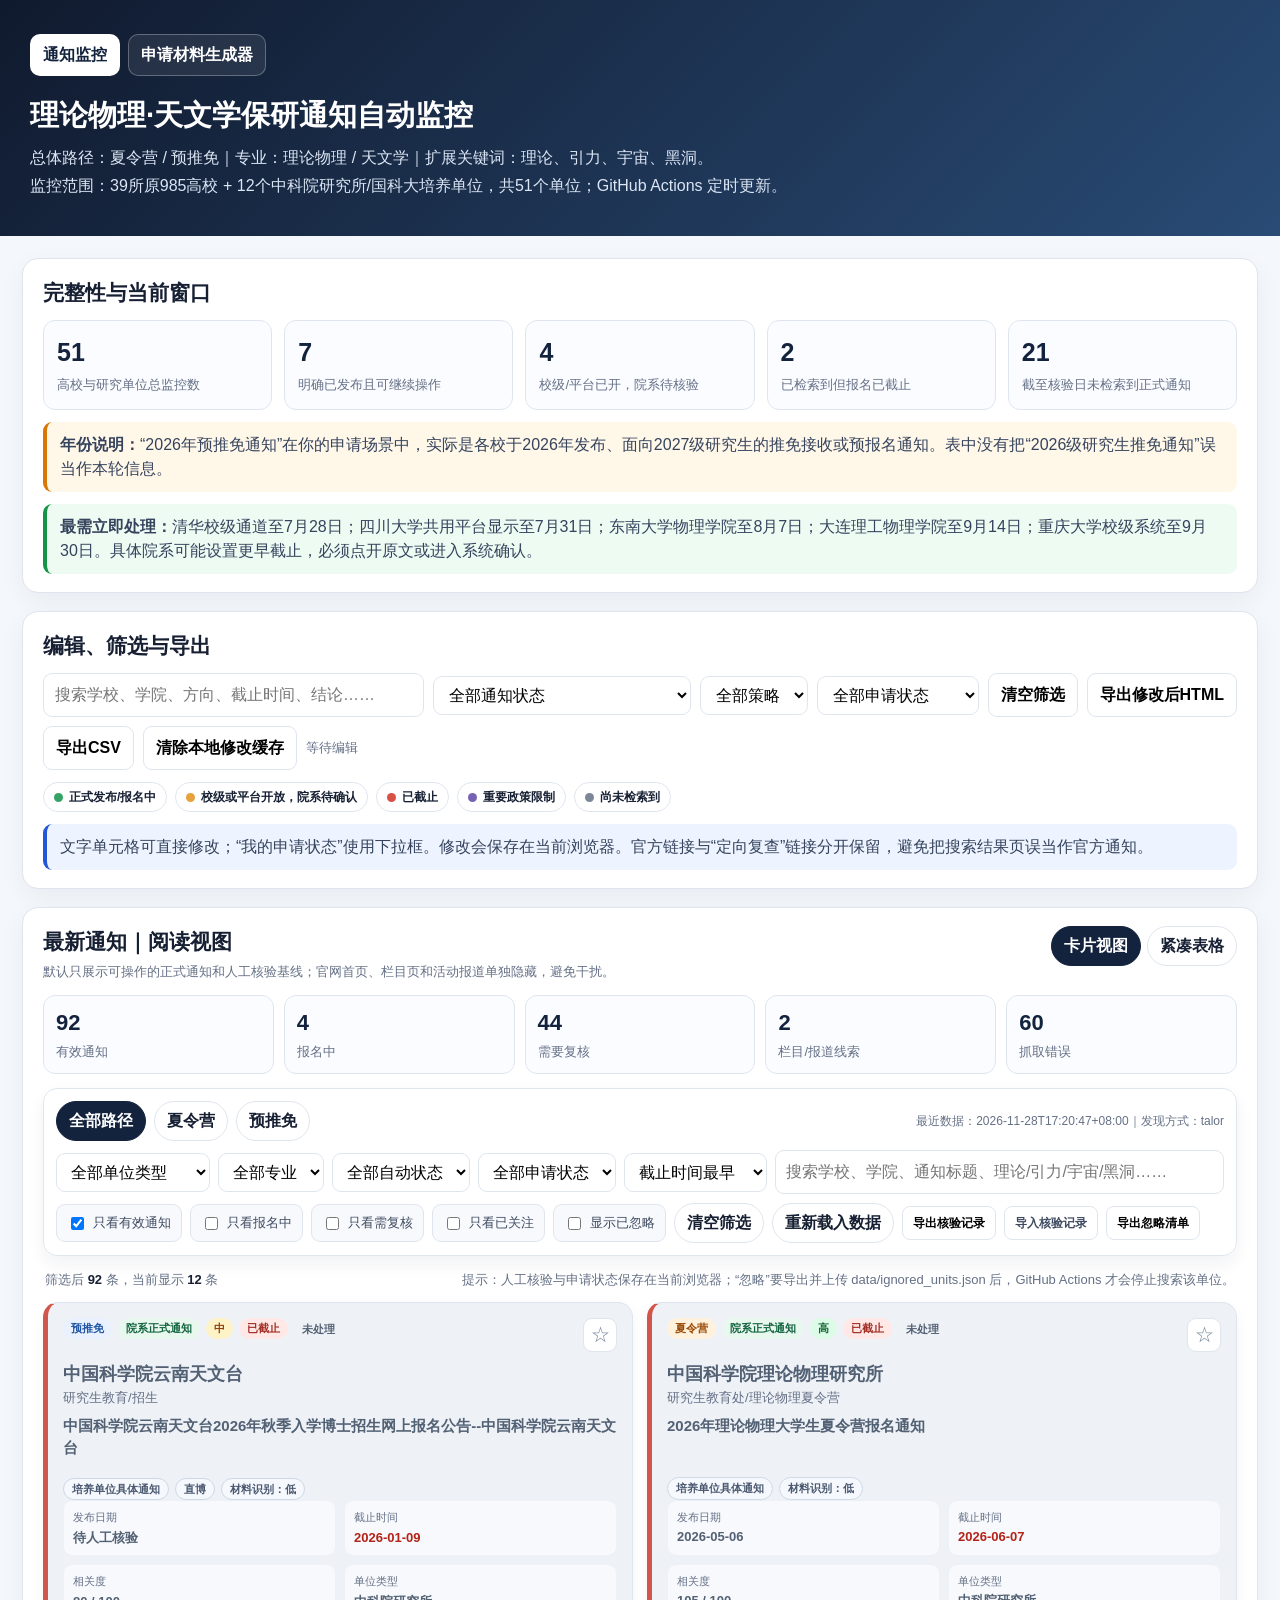
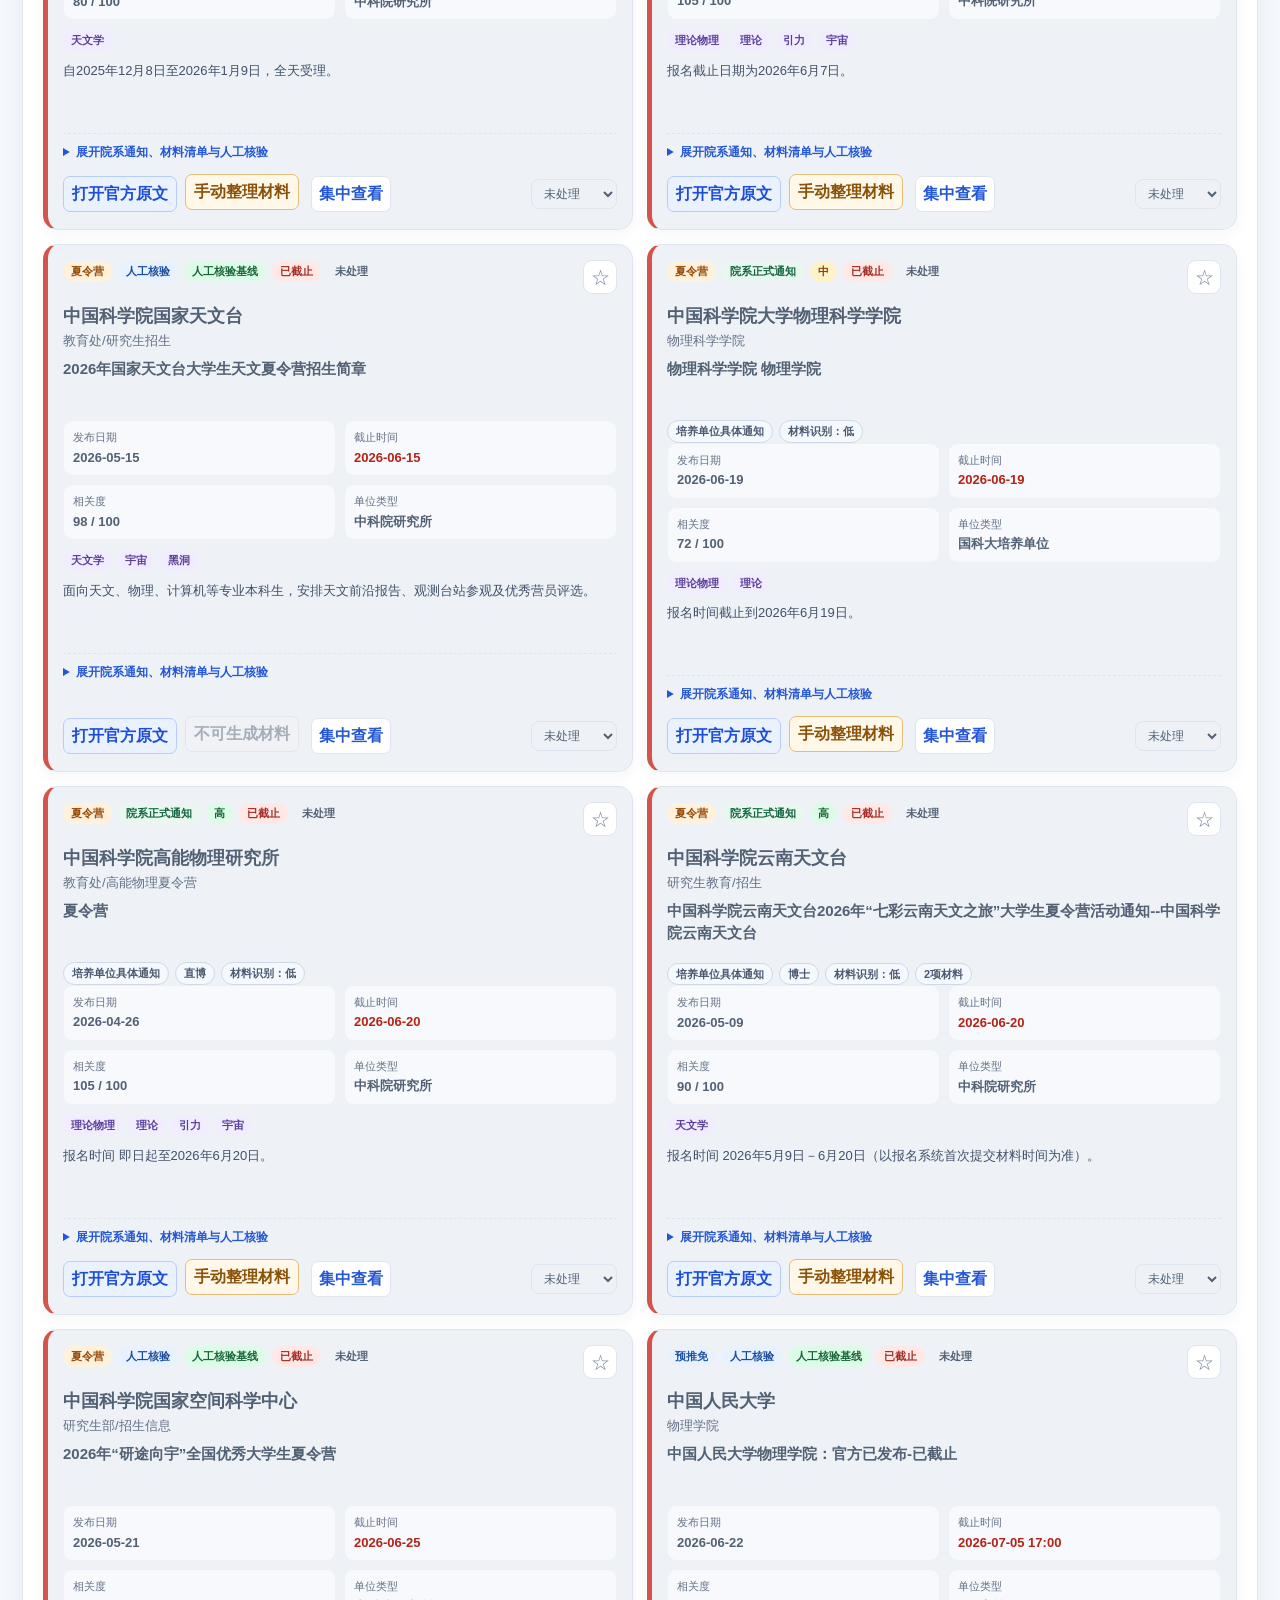
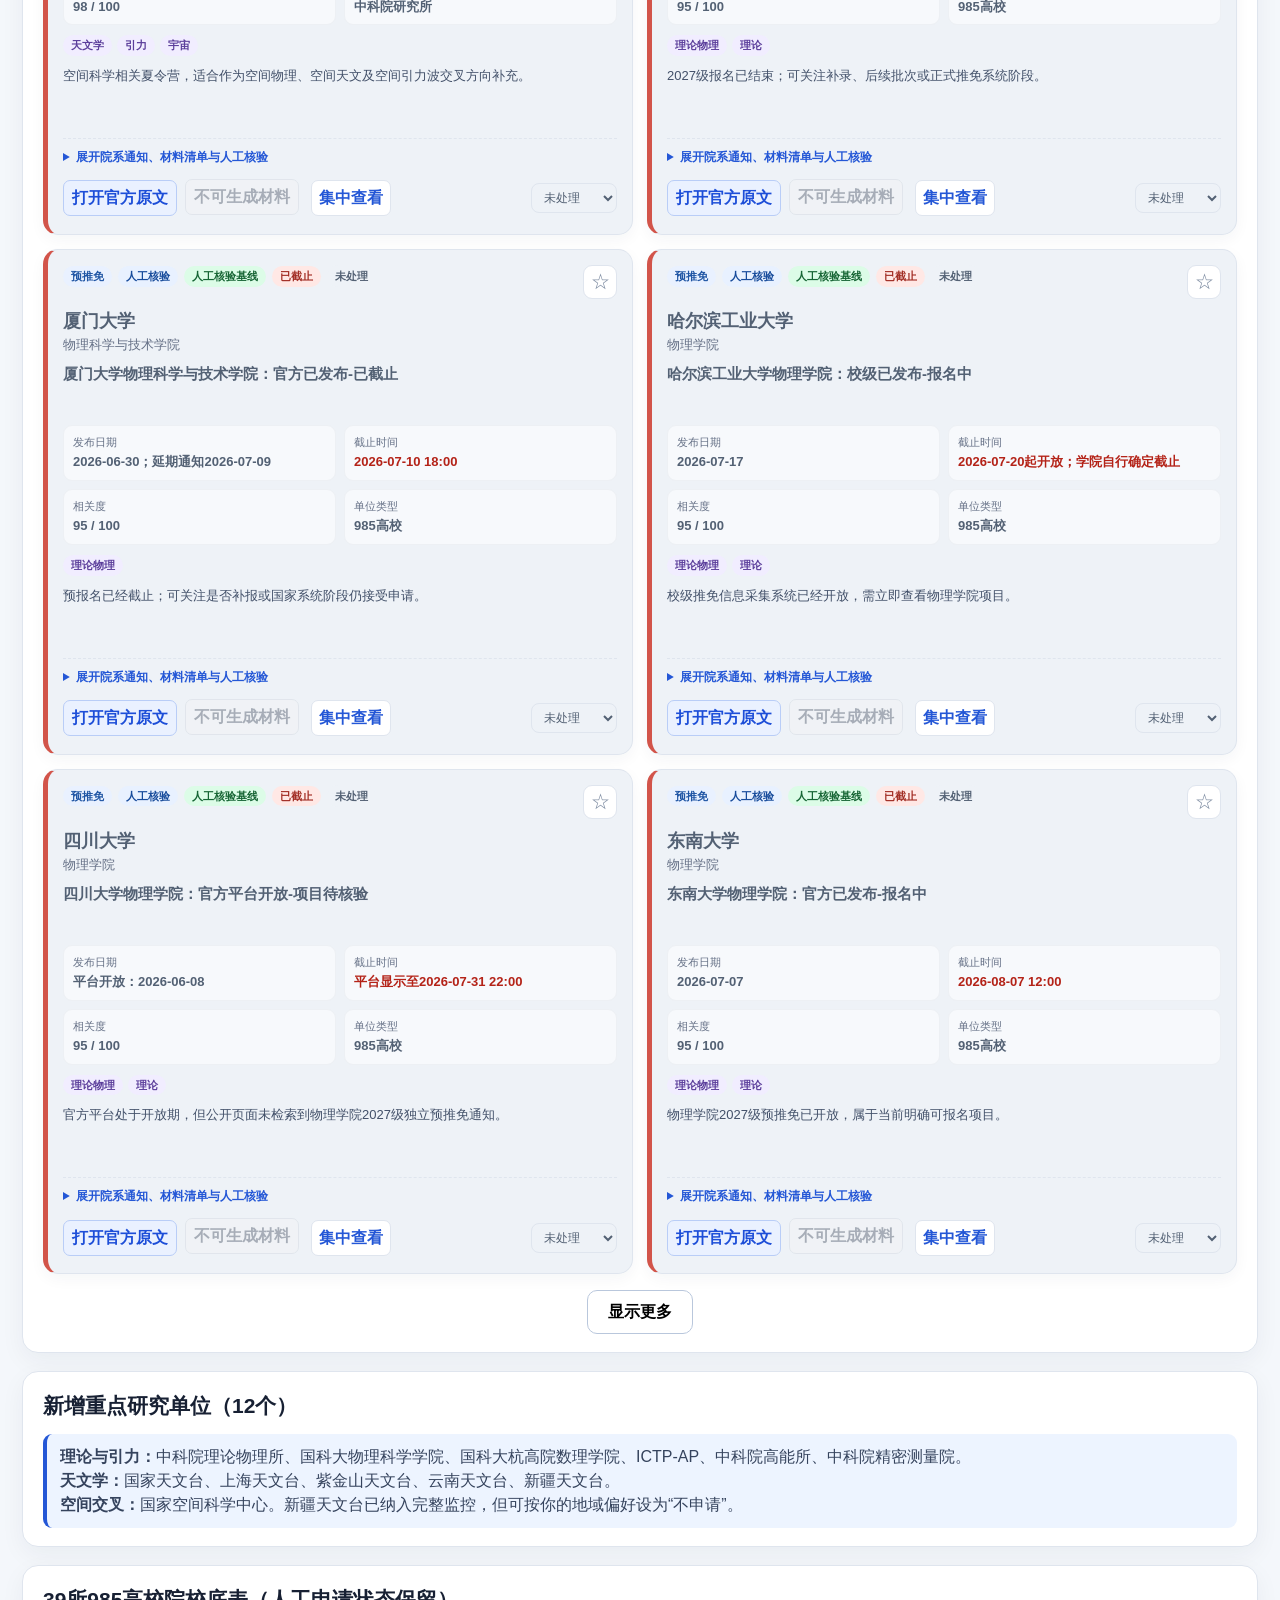
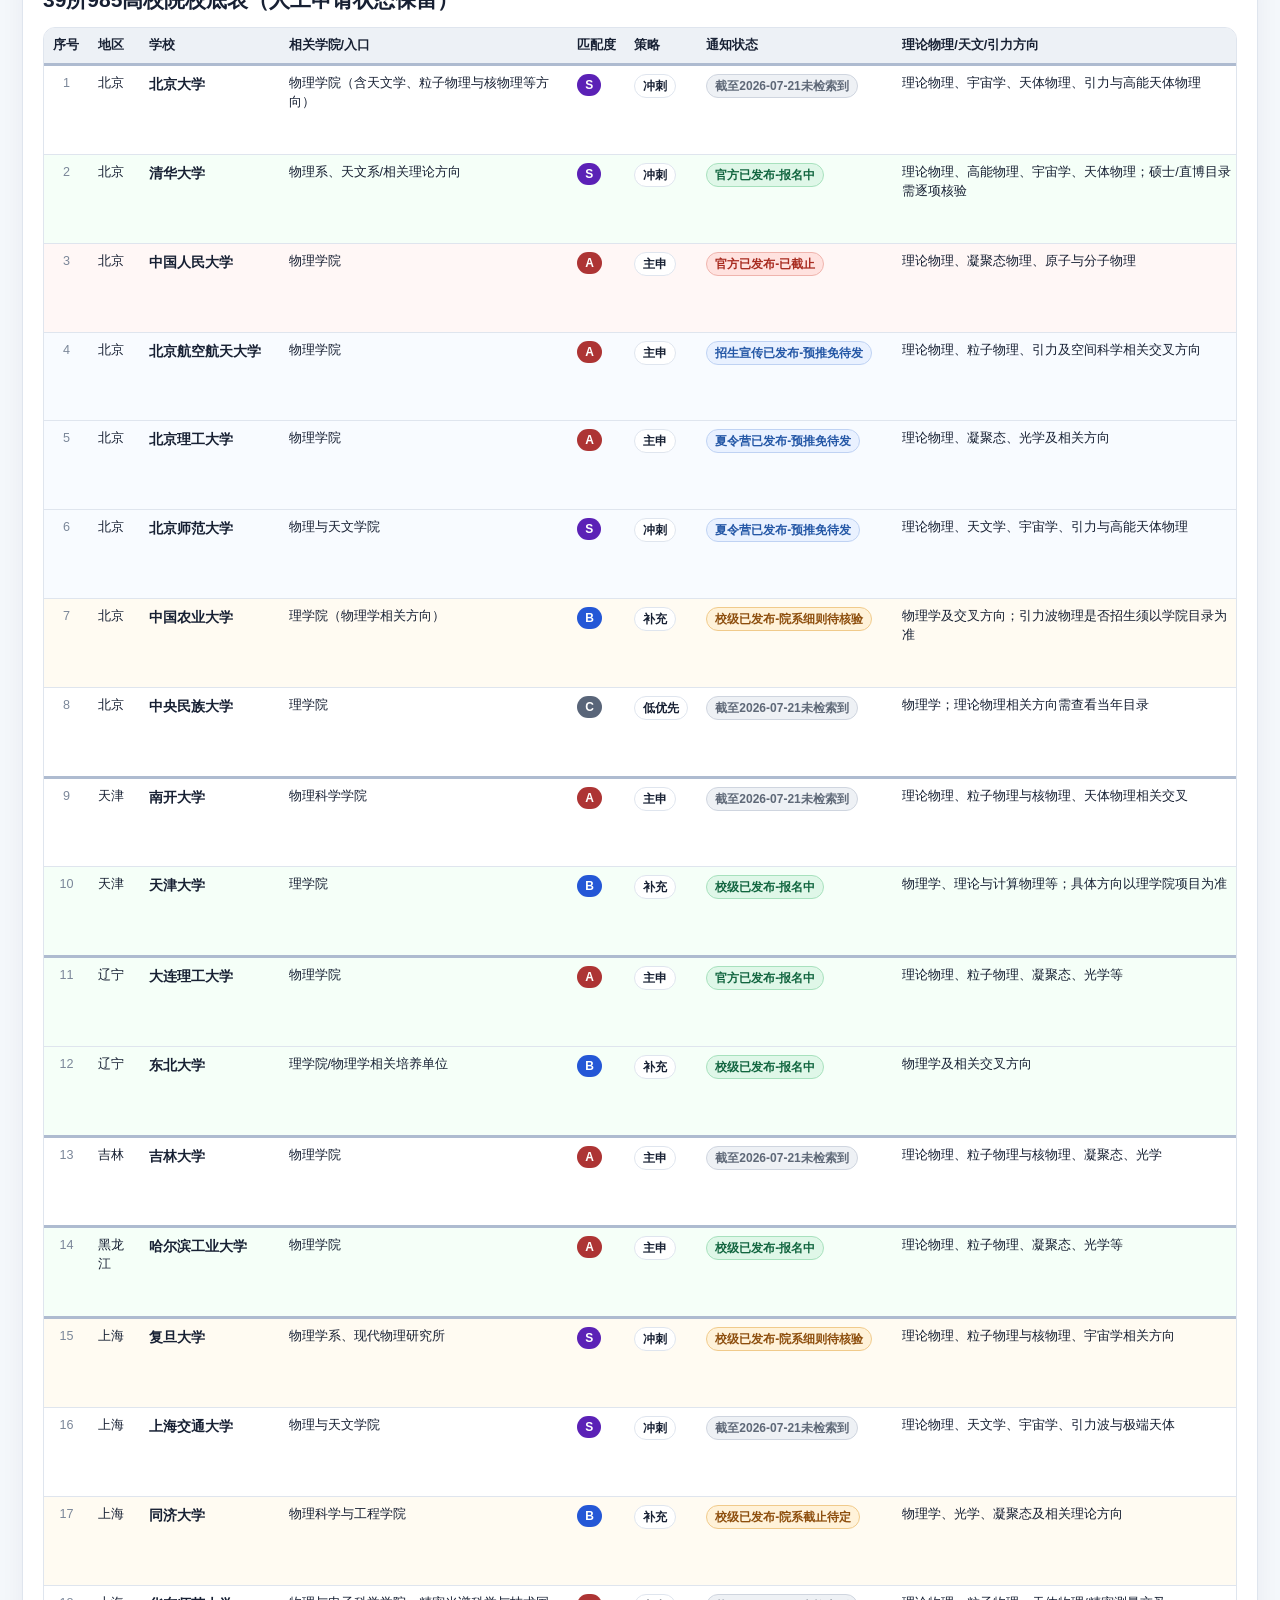
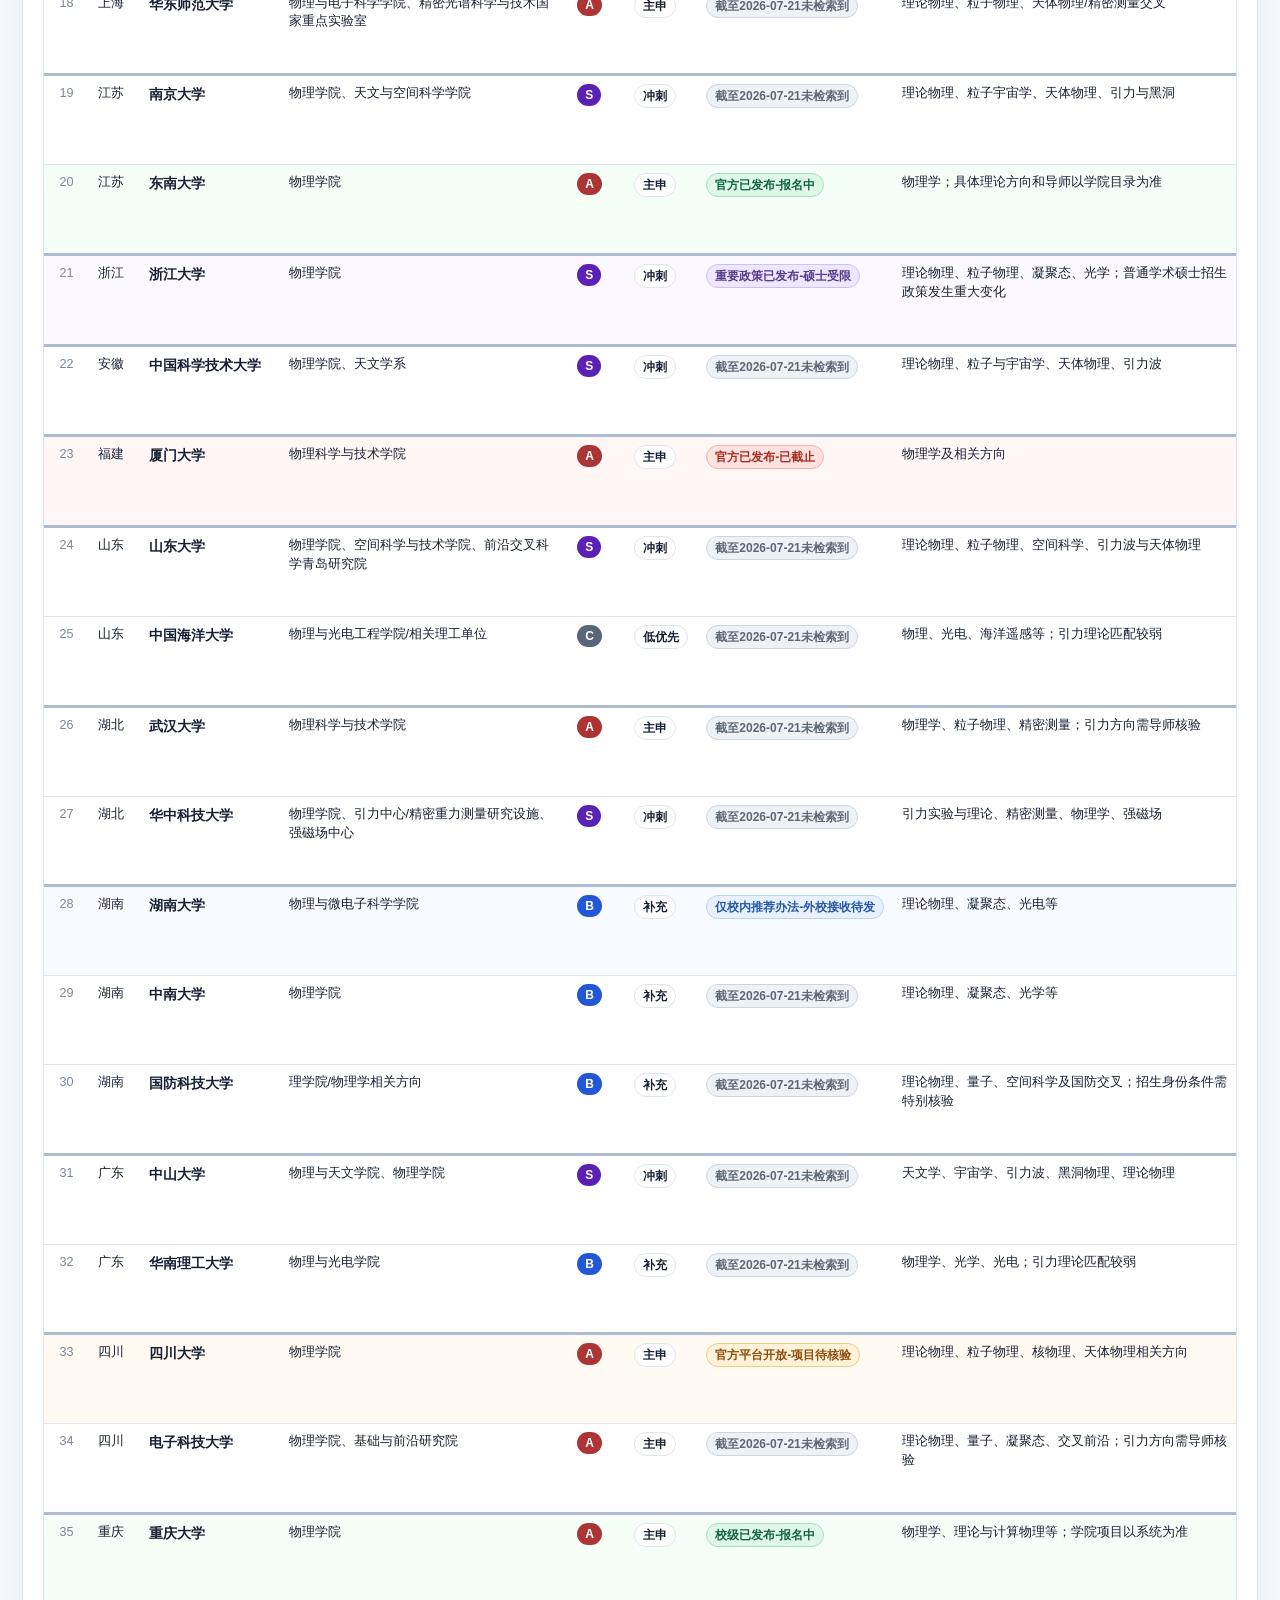
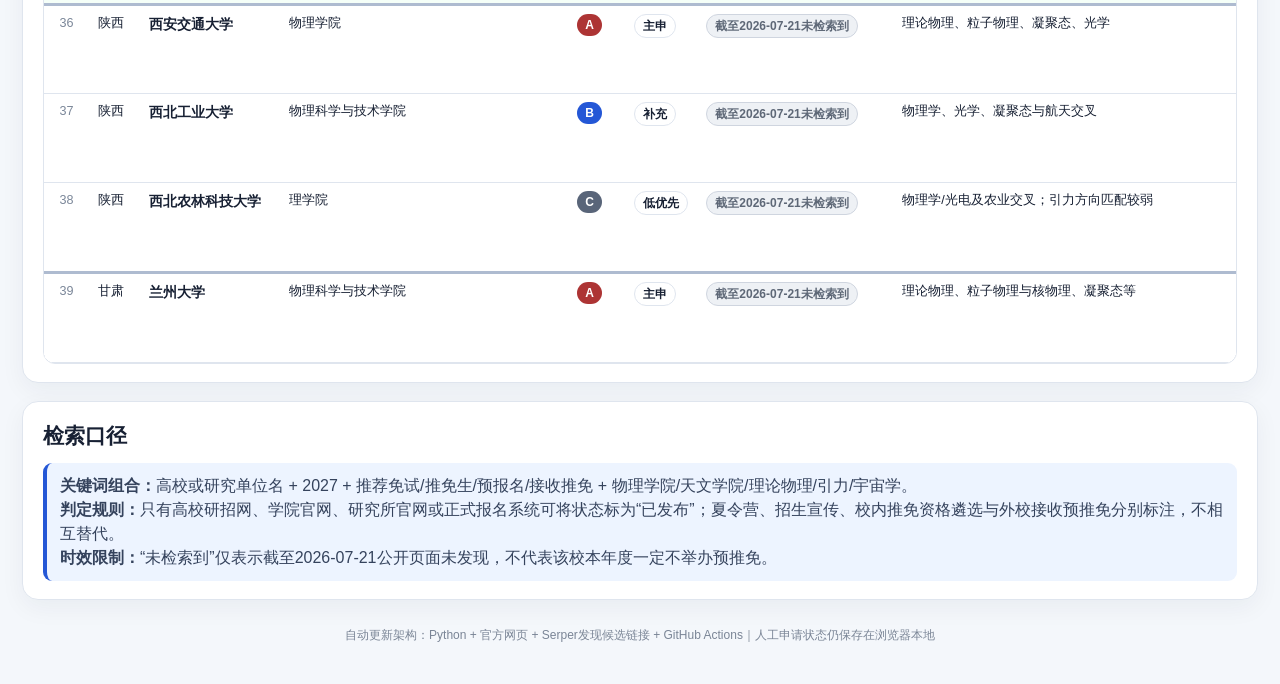
<file: index.html>
<!doctype html>
<html lang="zh-CN">
<head>
<meta charset="utf-8">
<meta name="viewport" content="width=device-width,initial-scale=1">
<title>理论物理·天文学保研通知自动监控｜985高校·中科院研究所·国科大培养单位</title>
<style>
:root{
  --bg:#f4f7fb;--card:#fff;--ink:#172033;--muted:#657086;--line:#dfe5ee;
  --navy:#14233d;--blue:#2457d6;--green:#18794e;--orange:#b85a12;--red:#b42318;
  --purple:#6842ad;--soft-blue:#edf4ff;--soft-green:#e9f8ef;--soft-orange:#fff4e6;
  --soft-red:#fff0ee;--soft-purple:#f5f0ff;--soft-gray:#f3f5f8;
}
*{box-sizing:border-box}
body{margin:0;background:var(--bg);color:var(--ink);font-family:-apple-system,BlinkMacSystemFont,"Segoe UI","Microsoft YaHei",Arial,sans-serif;line-height:1.5}
button,input,select{font:inherit}
a{color:var(--blue);text-decoration:none}
a:hover{text-decoration:underline}
.hero{background:linear-gradient(135deg,#101a2e,#294b75);color:#fff;padding:34px 30px}
.hero-inner{max-width:1900px;margin:auto}
.top-nav{display:flex;gap:8px;flex-wrap:wrap;margin-bottom:18px}.top-nav a{display:inline-flex;align-items:center;border:1px solid rgba(255,255,255,.28);background:rgba(255,255,255,.08);color:#fff;border-radius:10px;padding:8px 12px;font-weight:800}.top-nav a:hover,.top-nav a.active{background:#fff;color:var(--navy);text-decoration:none}
.hero h1{margin:0 0 8px;font-size:29px}
.hero p{margin:4px 0;color:#dce6f5}
main{max-width:1900px;margin:auto;padding:22px}
.card{background:var(--card);border:1px solid var(--line);border-radius:16px;padding:18px 20px;margin-bottom:18px;box-shadow:0 8px 24px rgba(20,35,61,.05)}
h2{margin:0 0 12px;font-size:21px}
.summary{display:grid;grid-template-columns:repeat(5,minmax(150px,1fr));gap:12px}
.stat{border:1px solid var(--line);border-radius:12px;padding:13px;background:#fafcff}
.stat strong{display:block;font-size:25px;color:var(--navy)}
.stat span{font-size:13px;color:var(--muted)}
.note{padding:11px 13px;border-left:4px solid var(--blue);background:var(--soft-blue);border-radius:9px;color:#35435d;margin-top:12px}
.note.warning{border-left-color:#d97706;background:#fff8e9}
.note.good{border-left-color:#159447;background:#eefbf3}
.actions,.toolbar{display:flex;gap:9px;flex-wrap:wrap;align-items:center}
.actions button,.toolbar button{border:1px solid var(--line);border-radius:9px;background:#fff;padding:9px 12px;font-weight:700;cursor:pointer}
.actions button:hover,.toolbar button:hover{background:#f0f4f9}
.edit-status{font-size:13px;color:var(--muted)}
.toolbar input,.toolbar select{border:1px solid var(--line);border-radius:9px;background:#fff;padding:9px 11px}
.toolbar input[type="search"]{flex:1;min-width:300px}
.legend{display:flex;gap:8px;flex-wrap:wrap;margin-top:12px}
.legend span{display:inline-flex;align-items:center;gap:6px;border-radius:999px;padding:5px 10px;font-size:12px;font-weight:800;border:1px solid var(--line)}
.dot{width:9px;height:9px;border-radius:50%;display:inline-block}
.table-wrap{overflow:auto;border:1px solid var(--line);border-radius:12px}
table{border-collapse:collapse;width:100%;min-width:3300px;background:#fff;font-size:12.6px}
th,td{padding:8px 9px;border-bottom:1px solid var(--line);vertical-align:top}
th{position:sticky;top:0;z-index:4;background:#edf1f6;text-align:left;white-space:nowrap}
tr:hover td{filter:brightness(.992)}
.region-start td{border-top:3px solid #aebbd0}
.num{width:45px;text-align:center;color:#7b8799}
.school{min-width:140px}
.school strong{display:block;font-size:14px}
.unit{min-width:220px}
.direction{min-width:260px}
.policy-cell{min-width:330px;max-width:430px}
.conclusion{min-width:330px;max-width:450px}
.deadline-cell{min-width:190px;font-weight:800}
.status-cell{min-width:160px}
.status-select{width:155px;border:1px solid var(--line);border-radius:8px;padding:6px 7px;background:#fff;font-weight:750}
.rel,.tier-tag,.notice-chip{display:inline-block;border-radius:999px;padding:2px 8px;font-weight:850;font-size:12px;white-space:nowrap}
.rel-s{background:#5b21b6;color:#fff} .rel-a{background:#ad3434;color:#fff}
.rel-b{background:#2457d6;color:#fff} .rel-c{background:#596579;color:#fff}
.tier-tag{border:1px solid var(--line);background:#fff}
.notice-chip.published{background:#dff7e8;color:#11653f;border:1px solid #a7e1bd}
.notice-chip.partial{background:#fff2d9;color:#8d4e0d;border:1px solid #f0ca8b}
.notice-chip.closed{background:#ffe2df;color:#a82b20;border:1px solid #efb4ad}
.notice-chip.policy{background:#eee8ff;color:#573b90;border:1px solid #cfc1ee}
.notice-chip.watch{background:#e9f1ff;color:#2457a6;border:1px solid #bfd2f3}
.notice-chip.missing{background:#eef1f5;color:#5e6877;border:1px solid #cfd5df}
.notice-published td{background:#f5fff8}
.notice-partial td{background:#fffbf2}
.notice-closed td{background:#fff7f6}
.notice-policy td{background:#fbf8ff}
.notice-watch td{background:#f8fbff}
.notice-missing td{background:#fff}
.link-cell{min-width:190px}
.open-btn,.search-btn{display:inline-block;border-radius:7px;padding:5px 8px;font-weight:800;margin:1px 4px 4px 0}
.open-btn{background:#eaf1ff;border:1px solid #b9cdf7;color:#1d4ed8}
.search-btn{background:#f3f4f6;border:1px solid #d1d5db;color:#4b5563}
.builder-btn{display:inline-block;border-radius:7px;padding:5px 8px;font-weight:850;margin:1px 4px 4px 0;background:#e7f8f0;border:1px solid #9fd6bd;color:#12634c;cursor:pointer}.builder-btn:hover{background:#d8f2e6;text-decoration:none}.builder-btn.manual{background:#fff7e8;border-color:#e6bd76;color:#8a5208}.builder-btn.manual:hover{background:#ffefd2}.builder-btn.disabled{cursor:not-allowed;opacity:.62;background:#f1f3f6;border-color:#d5dae2;color:#6d7788}.builder-btn.disabled{background:#f1f3f5;border-color:#d9dee5;color:#7b8491;cursor:not-allowed;pointer-events:none}.material-list-auto{margin:4px 0 0;padding-left:20px}.material-list-auto li{margin:4px 0;line-height:1.45}.scope-line{display:flex;gap:6px;flex-wrap:wrap;margin-top:8px}.scope-chip{display:inline-block;border:1px solid #cfd8e6;background:#f5f8fc;border-radius:999px;padding:2px 8px;font-size:11px;font-weight:800;color:#4a5870}.builder-warning{font-size:12px;color:#8b4c0d;background:#fff8e8;border:1px solid #eed29a;border-radius:8px;padding:7px 9px}
[contenteditable="true"]{outline:1px dashed transparent}
[contenteditable="true"]:hover{outline-color:#91ade2;background:#f7faff}
[contenteditable="true"]:focus{outline:2px solid var(--blue);background:#fff}
.edited{background:#fff7e6!important;box-shadow:inset 4px 0 0 #f59e0b}
.status-unapplied .status-cell{box-shadow:inset 5px 0 0 #94a3b8}
.status-preparing .status-cell{box-shadow:inset 5px 0 0 #0ea5e9}
.status-applied td{background:#fff7ed!important;color:#7c2d12}
.status-applied .status-cell{box-shadow:inset 5px 0 0 #f97316}
.status-pass td{background:#eff6ff!important;color:#173d78}
.status-pass .status-cell{box-shadow:inset 5px 0 0 #2563eb}
.status-offer td{background:#ecfdf5!important;color:#065f46}
.status-offer .status-cell{box-shadow:inset 5px 0 0 #10b981}
.status-fail td{background:#fef2f2!important;color:#991b1b;text-decoration:line-through}
.status-stop td{background:#f1f5f9!important;color:#64748b}
.status-stop td:not(.status-cell):not(.link-cell){opacity:.72}
.status-fail .status-cell,.status-stop .status-cell,.status-fail .link-cell,.status-stop .link-cell{text-decoration:none;opacity:1}
.footer{text-align:center;font-size:12px;color:#7a8596;padding:8px 0 18px}
@media(max-width:900px){.summary{grid-template-columns:1fr 1fr}main{padding:12px}.hero{padding:25px 17px}}
@media print{body{background:#fff}main{max-width:none;padding:5px}.toolbar,.actions{display:none}.card{box-shadow:none}th{position:static}}

/* 自动抓取面板：阅读优化版 */
.crawler-panel-head{display:flex;justify-content:space-between;align-items:flex-start;gap:16px;margin-bottom:14px}
.crawler-panel-head h2{margin:0 0 4px}
.crawler-panel-head p{margin:0;color:var(--muted);font-size:13px}
.crawler-grid{display:grid;grid-template-columns:repeat(5,minmax(130px,1fr));gap:10px;margin-bottom:14px}
.crawler-grid .stat{padding:10px 12px}
.crawler-grid .stat strong{font-size:22px}
.crawler-tabs{display:flex;gap:8px;flex-wrap:wrap;margin:0}
.crawler-tabs button,.view-switch button,.filter-chip{border:1px solid var(--line);background:#fff;border-radius:999px;padding:7px 12px;font-weight:800;cursor:pointer;color:var(--ink)}
.crawler-tabs button.active,.view-switch button.active,.filter-chip.active{background:var(--navy);color:#fff;border-color:var(--navy)}
.view-switch{display:flex;gap:6px;flex-wrap:wrap;justify-content:flex-end}
.auto-filter-shell{position:sticky;top:0;z-index:8;background:rgba(255,255,255,.96);backdrop-filter:blur(8px);border:1px solid var(--line);border-radius:14px;padding:12px;margin:12px 0 14px;box-shadow:0 8px 18px rgba(20,35,61,.06)}
.auto-filter-row{display:flex;gap:8px;align-items:center;flex-wrap:wrap}
.auto-filter-row+ .auto-filter-row{margin-top:9px}
.auto-filter-row input,.auto-filter-row select{border:1px solid var(--line);border-radius:9px;background:#fff;padding:9px 10px;min-height:39px}
.auto-filter-row input[type=search]{flex:1;min-width:280px}
.auto-filter-row label{display:inline-flex;align-items:center;gap:6px;font-size:13px;color:#3f4b61;background:#f7f9fc;border:1px solid var(--line);border-radius:9px;padding:8px 10px;cursor:pointer}
.auto-filter-row label input{min-height:auto}
.auto-status{font-size:12px;color:var(--muted);margin-left:auto}
.result-bar{display:flex;justify-content:space-between;align-items:center;gap:12px;margin:12px 2px;color:var(--muted);font-size:13px}
.result-bar strong{color:var(--ink)}
.notice-grid{display:grid;grid-template-columns:repeat(2,minmax(0,1fr));gap:14px}
.notice-card{border:1px solid var(--line);border-radius:15px;background:#fff;padding:15px;box-shadow:0 5px 15px rgba(20,35,61,.045);display:flex;flex-direction:column;min-width:0;position:relative}
.notice-card:hover{border-color:#aebee0;box-shadow:0 9px 22px rgba(20,35,61,.08)}
.notice-card.open{border-left:5px solid #18a05e}.notice-card.closed{border-left:5px solid #d2544a}.notice-card.review{border-left:5px solid #d6932e}.notice-card.lead{border-left:5px solid #8591a5;background:#fbfcfe}
.notice-card-head{display:flex;justify-content:space-between;gap:10px;align-items:flex-start}
.badge-line{display:flex;gap:6px;flex-wrap:wrap;align-items:center}
.route-chip,.major-chip,.verify-chip,.kind-chip,.status-chip{display:inline-flex;align-items:center;border-radius:999px;padding:3px 8px;font-weight:800;font-size:11px;line-height:1.35}
.route-summer{background:#fff1dc;color:#9a4a08}.route-pre{background:#e9f1ff;color:#1f55a4}
.major-chip{background:#f1edff;color:#5b3e9b}.verify-high{background:#dcfce7;color:#166534}.verify-mid{background:#fef3c7;color:#92400e}.verify-low{background:#fee2e2;color:#991b1b}
.kind-notice{background:#e9f8ef;color:#12633f}.kind-baseline{background:#e8f1ff;color:#174b9b}.kind-policy{background:#f3f0ff;color:#6645a3}.kind-report{background:#fff4df;color:#8b4c0d}.kind-lead{background:#edf0f4;color:#5d6674}
.status-open{background:#e6f8ed;color:#12633f}.status-closed{background:#ffe8e5;color:#a22d24}.status-review{background:#fff3df;color:#89500f}
.follow-btn{border:1px solid var(--line);background:#fff;border-radius:9px;width:34px;height:34px;cursor:pointer;font-size:19px;line-height:1;color:#8290a5;flex:0 0 auto}
.follow-btn.active{color:#d48a00;background:#fff7db;border-color:#e6c36a}
.notice-institution{margin:11px 0 2px;font-size:18px;line-height:1.3;overflow-wrap:anywhere}
.notice-college{color:var(--muted);font-size:13px;margin-bottom:8px;overflow-wrap:anywhere}
.notice-title{font-size:15px;font-weight:800;line-height:1.45;margin:0 0 11px;display:-webkit-box;-webkit-line-clamp:2;-webkit-box-orient:vertical;overflow:hidden;min-height:43px}
.notice-meta{display:grid;grid-template-columns:1fr 1fr;gap:8px;margin:0 0 10px}
.notice-meta div{background:#f7f9fc;border:1px solid #edf0f4;border-radius:9px;padding:8px 9px;min-width:0}
.notice-meta span{display:block;color:var(--muted);font-size:11px;margin-bottom:2px}
.notice-meta strong{display:block;font-size:13px;overflow-wrap:anywhere}
.deadline-urgent{color:#b42318}.deadline-open{color:#166534}
.notice-keywords{display:flex;gap:5px;flex-wrap:wrap;margin-bottom:9px}
.notice-summary{margin:0;color:#425069;font-size:13px;line-height:1.65;display:-webkit-box;-webkit-line-clamp:3;-webkit-box-orient:vertical;overflow:hidden;min-height:63px}
.notice-details{margin-top:10px;border-top:1px dashed var(--line);padding-top:9px}
.notice-details summary{cursor:pointer;font-size:12px;color:var(--blue);font-weight:800}
.detail-grid{display:grid;grid-template-columns:1fr 1fr;gap:8px;margin-top:9px;font-size:12px}
.detail-grid div{background:#fafbfc;border-radius:8px;padding:8px;overflow-wrap:anywhere}
.detail-grid b{display:block;color:#5c687b;margin-bottom:3px}
.raw-excerpt{grid-column:1/-1;max-height:130px;overflow:auto;white-space:normal;color:#596579}
.notice-card-foot{display:flex;align-items:center;gap:8px;flex-wrap:wrap;margin-top:auto;padding-top:12px}
.notice-card-foot .open-btn{margin:0}
.local-status{margin-left:auto;border:1px solid var(--line);border-radius:8px;background:#fff;padding:6px 8px;font-size:12px;max-width:130px}
.load-more-wrap{text-align:center;margin-top:16px}
.load-more-btn{border:1px solid #b9c7dc;background:#fff;border-radius:10px;padding:9px 20px;font-weight:800;cursor:pointer}
.empty-state{padding:42px 20px;text-align:center;color:var(--muted);background:#fafbfc;border:1px dashed var(--line);border-radius:13px}
.compact-table-wrap{overflow:auto;border:1px solid var(--line);border-radius:12px}
.compact-table{border-collapse:collapse;width:100%;min-width:1100px;font-size:12.5px}
.compact-table th,.compact-table td{padding:9px;border-bottom:1px solid var(--line);vertical-align:top}
.compact-table th{position:sticky;top:0;background:#edf1f6;z-index:2}
.compact-table .institution-cell{min-width:180px}.compact-table .notice-cell-compact{min-width:300px}.compact-table .date-cell{min-width:135px}.compact-table .action-cell{min-width:130px}
.compact-title{font-weight:800;margin-bottom:3px}.compact-sub{color:var(--muted);font-size:11px}
.detail-btn{border:1px solid var(--line);background:#fff;border-radius:7px;padding:5px 7px;cursor:pointer;font-weight:700;color:var(--blue)}
.notice-dialog{border:0;border-radius:16px;padding:0;max-width:760px;width:calc(100% - 30px);box-shadow:0 24px 70px rgba(14,24,43,.28)}
.notice-dialog::backdrop{background:rgba(15,23,42,.52)}
.dialog-body{padding:20px;max-height:82vh;overflow:auto}
.dialog-head{display:flex;justify-content:space-between;gap:12px;align-items:flex-start;margin-bottom:12px}.dialog-head h3{margin:0;font-size:21px}.dialog-close{border:1px solid var(--line);background:#fff;border-radius:8px;width:34px;height:34px;cursor:pointer}
.dialog-section{border-top:1px solid var(--line);padding-top:11px;margin-top:11px}.dialog-section h4{margin:0 0 6px}.dialog-section p{margin:0;color:#46536a;white-space:pre-wrap;overflow-wrap:anywhere}
.code-inline{font-family:Consolas,Monaco,monospace;background:#eef1f5;border-radius:5px;padding:1px 5px}
@media(max-width:1050px){.notice-grid{grid-template-columns:1fr}.crawler-grid{grid-template-columns:repeat(3,1fr)}}
@media(max-width:700px){.crawler-panel-head{display:block}.view-switch{justify-content:flex-start;margin-top:10px}.crawler-grid{grid-template-columns:1fr 1fr}.auto-filter-shell{position:static}.auto-filter-row{align-items:stretch}.auto-filter-row>*{width:100%}.auto-filter-row input[type=search]{min-width:0}.notice-meta{grid-template-columns:1fr}.detail-grid{grid-template-columns:1fr}.raw-excerpt{grid-column:auto}.result-bar{display:block}.auto-status{margin-left:0}.notice-card{padding:13px}}


/* v4: 人工核验、申请状态与忽略单位 */
.notice-card.progress-follow{border-left-color:#2563eb;background:#f8fbff}.notice-card.progress-prepare{border-left-color:#f59e0b;background:#fffaf0}.notice-card.progress-applied{border-left-color:#16a34a;background:#f4fff7}.notice-card.progress-ignore{border-left-color:#94a3b8;background:#f3f4f6;opacity:.68;filter:grayscale(.18)}
.progress-chip{display:inline-flex;border-radius:999px;padding:3px 8px;font-size:11px;font-weight:850}.progress-unprocessed{background:#eef2f7;color:#536174}.progress-follow{background:#e8f1ff;color:#1d4ed8}.progress-prepare{background:#fff1d6;color:#9a5709}.progress-applied{background:#e4f8eb;color:#137044}.progress-ignore{background:#e5e7eb;color:#667085}
.local-status.progress-follow{border-color:#8bb2f5;background:#edf4ff;color:#1d4ed8}.local-status.progress-prepare{border-color:#eac276;background:#fff7e8;color:#8a5208}.local-status.progress-applied{border-color:#95d6ae;background:#ecfbf2;color:#12633f}.local-status.progress-ignore{border-color:#cbd1d9;background:#eef0f3;color:#596273}
.manual-editor{margin-top:12px;border:1px solid #cfd9e7;border-radius:12px;padding:12px;background:#f8fbff}.manual-editor h5{margin:0 0 10px;font-size:14px}.manual-grid{display:grid;grid-template-columns:repeat(2,minmax(0,1fr));gap:10px}.manual-field label{display:block;font-size:12px;color:var(--muted);margin-bottom:4px}.manual-field input,.manual-field select,.manual-field textarea{width:100%;border:1px solid var(--line);border-radius:8px;padding:8px;background:#fff}.manual-field textarea{min-height:72px;resize:vertical}.manual-actions{display:flex;gap:8px;flex-wrap:wrap;margin-top:10px}.manual-actions button{border:1px solid var(--line);border-radius:8px;padding:7px 10px;background:#fff;cursor:pointer;font-weight:750}.manual-actions .primary{background:#17345f;color:#fff;border-color:#17345f}.manual-note{font-size:12px;color:#6b7280;margin-top:8px}.manual-badge{background:#e8f5ff;color:#16609b}.sync-warning{border-left:4px solid #d97706;background:#fff7e6;padding:9px 12px;border-radius:9px;font-size:12px;color:#7a4b0b}.state-tools{display:flex;gap:8px;flex-wrap:wrap}.state-tools button,.state-tools label{border:1px solid var(--line);border-radius:8px;padding:7px 10px;background:#fff;cursor:pointer;font-weight:750;font-size:12px}.state-tools input{display:none}
@media(max-width:700px){.manual-grid{grid-template-columns:1fr}}

</style>
</head>
<body>
<header class="hero"><div class="hero-inner">
<nav class="top-nav"><a class="active" href="./index.html">通知监控</a><a href="./builder/">申请材料生成器</a></nav>
<h1>理论物理·天文学保研通知自动监控</h1>
<p>总体路径：夏令营 / 预推免｜专业：理论物理 / 天文学｜扩展关键词：理论、引力、宇宙、黑洞。</p>
<p>监控范围：39所原985高校 + 12个中科院研究所/国科大培养单位，共51个单位；GitHub Actions 定时更新。</p>
</div></header>

<main>
<section class="card">
<h2>完整性与当前窗口</h2>
<div class="summary">
<div class="stat"><strong>51</strong><span>高校与研究单位总监控数</span></div>
<div class="stat"><strong>7</strong><span>明确已发布且可继续操作</span></div>
<div class="stat"><strong>4</strong><span>校级/平台已开，院系待核验</span></div>
<div class="stat"><strong>2</strong><span>已检索到但报名已截止</span></div>
<div class="stat"><strong>21</strong><span>截至核验日未检索到正式通知</span></div>
</div>
<div class="note warning"><b>年份说明：</b>“2026年预推免通知”在你的申请场景中，实际是各校于2026年发布、面向2027级研究生的推免接收或预报名通知。表中没有把“2026级研究生推免通知”误当作本轮信息。</div>
<div class="note good"><b>最需立即处理：</b>清华校级通道至7月28日；四川大学共用平台显示至7月31日；东南大学物理学院至8月7日；大连理工物理学院至9月14日；重庆大学校级系统至9月30日。具体院系可能设置更早截止，必须点开原文或进入系统确认。</div>
</section>

<section class="card">
<h2>编辑、筛选与导出</h2>
<div class="toolbar">
<input id="search" type="search" placeholder="搜索学校、学院、方向、截止时间、结论……" oninput="applyFilter()">
<select id="noticeFilter" onchange="applyFilter()">
<option value="">全部通知状态</option>
<option>官方已发布-报名中</option>
<option>校级已发布-报名中</option>
<option>校级已发布-院系细则待核验</option>
<option>校级已发布-院系截止待定</option>
<option>官方平台开放-项目待核验</option>
<option>官方已发布-已截止</option>
<option>重要政策已发布-硕士受限</option>
<option>招生宣传已发布-预推免待发</option>
<option>夏令营已发布-预推免待发</option>
<option>仅校内推荐办法-外校接收待发</option>
<option>截至2026-07-21未检索到</option>
</select>
<select id="tierFilter" onchange="applyFilter()">
<option value="">全部策略</option><option>冲刺</option><option>主申</option><option>补充</option><option>低优先</option>
</select>
<select id="appFilter" onchange="applyFilter()">
<option value="">全部申请状态</option>
<option>未申请</option><option>准备材料</option><option>已报名-等待初审</option><option>已通过初审</option><option>已参加考核</option><option>已获offer</option><option>未通过</option><option>不申请</option><option>放弃</option>
</select>
<button onclick="resetFilter()">清空筛选</button>
<button onclick="exportEditedHTML()">导出修改后HTML</button>
<button onclick="exportCSV()">导出CSV</button>
<button onclick="clearSavedEdits()">清除本地修改缓存</button>
<span class="edit-status" id="editStatus">等待编辑</span>
</div>
<div class="legend">
<span><i class="dot" style="background:#35a366"></i>正式发布/报名中</span>
<span><i class="dot" style="background:#e6a23c"></i>校级或平台开放，院系待确认</span>
<span><i class="dot" style="background:#d95045"></i>已截止</span>
<span><i class="dot" style="background:#7662b3"></i>重要政策限制</span>
<span><i class="dot" style="background:#7b8799"></i>尚未检索到</span>
</div>
<div class="note">文字单元格可直接修改；“我的申请状态”使用下拉框。修改会保存在当前浏览器。官方链接与“定向复查”链接分开保留，避免把搜索结果页误当作官方通知。</div>
</section>


<section class="card" id="crawlerPanel">
<div class="crawler-panel-head">
  <div>
    <h2>最新通知｜阅读视图</h2>
    <p>默认只展示可操作的正式通知和人工核验基线；官网首页、栏目页和活动报道单独隐藏，避免干扰。</p>
  </div>
  <div class="view-switch" id="viewSwitch">
    <button class="active" data-view="cards">卡片视图</button>
    <button data-view="table">紧凑表格</button>
  </div>
</div>
<div class="crawler-grid">
  <div class="stat"><strong id="autoTotal">0</strong><span>有效通知</span></div>
  <div class="stat"><strong id="autoOpen">0</strong><span>报名中</span></div>
  <div class="stat"><strong id="autoReview">0</strong><span>需要复核</span></div>
  <div class="stat"><strong id="autoLeads">0</strong><span>栏目/报道线索</span></div>
  <div class="stat"><strong id="autoErrors">0</strong><span>抓取错误</span></div>
</div>

<div class="auto-filter-shell">
  <div class="auto-filter-row">
    <div class="crawler-tabs" id="routeTabs">
      <button class="active" data-route="">全部路径</button>
      <button data-route="夏令营">夏令营</button>
      <button data-route="预推免">预推免</button>
    </div>
    <span class="auto-status" id="autoUpdated">数据尚未加载</span>
  </div>
  <div class="auto-filter-row">
    <select id="autoType"><option value="">全部单位类型</option><option>985高校</option><option>中科院研究所</option><option>国科大培养单位</option></select>
    <select id="autoMajor"><option value="">全部专业</option><option>理论物理</option><option>天文学</option></select>
    <select id="autoStatus"><option value="">全部自动状态</option><option value="报名中">报名中</option><option value="已截止">已截止</option><option value="待人工确认">待人工确认</option></select>
    <select id="autoProgressFilter"><option value="">全部申请状态</option><option value="未处理">未处理</option><option value="关注">关注</option><option value="准备申请">准备申请</option><option value="已申请">已申请</option><option value="忽略">忽略</option></select>
    <select id="autoSort"><option value="deadline" selected>截止时间最早</option><option value="school">学校/单位名称</option><option value="published">发布日期最新</option><option value="score">相关度最高</option><option value="priority">优先级排序</option></select>
    <input id="autoSearch" type="search" placeholder="搜索学校、学院、通知标题、理论/引力/宇宙/黑洞……">
  </div>
  <div class="auto-filter-row">
    <label><input id="autoActionable" type="checkbox" checked> 只看有效通知</label>
    <label><input id="autoOpenOnly" type="checkbox"> 只看报名中</label>
    <label><input id="autoReviewOnly" type="checkbox"> 只看需复核</label>
    <label><input id="autoFollowOnly" type="checkbox"> 只看已关注</label>
    <label><input id="autoShowIgnored" type="checkbox"> 显示已忽略</label>
    <button class="filter-chip" type="button" onclick="resetAutoFilters()">清空筛选</button>
    <button class="filter-chip" type="button" onclick="location.reload()">重新载入数据</button>
    <div class="state-tools"><button type="button" onclick="exportVerificationState()">导出核验记录</button><label>导入核验记录<input id="verificationImport" type="file" accept="application/json"></label><button type="button" onclick="exportIgnoredUnits()">导出忽略清单</button></div>
  </div>
</div>

<div class="result-bar">
  <span id="autoResultText">正在整理结果……</span>
  <span>提示：人工核验与申请状态保存在当前浏览器；“忽略”要导出并上传 data/ignored_units.json 后，GitHub Actions 才会停止搜索该单位。</span>
</div>
<div id="noticeCards" class="notice-grid"></div>
<div id="autoEmpty" class="empty-state" hidden>当前筛选条件下没有结果。</div>
<div class="load-more-wrap"><button id="loadMoreBtn" class="load-more-btn" type="button" onclick="loadMoreNotices()">显示更多</button></div>

<div id="compactTableWrap" class="compact-table-wrap" hidden>
<table class="compact-table"><thead><tr><th>单位/学院</th><th>通知</th><th>路径</th><th>发布日期</th><th>截止时间</th><th>状态</th><th>相关度/可信度</th><th>操作</th></tr></thead><tbody id="compactTableBody"></tbody></table>
</div>

<dialog id="noticeDialog" class="notice-dialog"><div class="dialog-body" id="dialogBody"></div></dialog>
</section>

<section class="card">
<h2>新增重点研究单位（12个）</h2>
<div class="note"><b>理论与引力：</b>中科院理论物理所、国科大物理科学学院、国科大杭高院数理学院、ICTP-AP、中科院高能所、中科院精密测量院。<br><b>天文学：</b>国家天文台、上海天文台、紫金山天文台、云南天文台、新疆天文台。<br><b>空间交叉：</b>国家空间科学中心。新疆天文台已纳入完整监控，但可按你的地域偏好设为“不申请”。</div>
</section>

<section class="card">
<h2>39所985高校院校底表（人工申请状态保留）</h2>
<div class="table-wrap">
<table id="preTable">
<thead><tr>
<th>序号</th><th>地区</th><th>学校</th><th>相关学院/入口</th><th>匹配度</th><th>策略</th>
<th>通知状态</th><th>理论物理/天文/引力方向</th><th>发布日期</th><th>报名截止</th>
<th>考核时间/形式</th><th>申请条件与材料</th><th>官方来源</th><th>核验结论</th>
<th>我的申请状态</th><th>风险与备注</th>
</tr></thead>
<tbody>

<tr class="notice-missing status-unapplied region-start" data-notice="截至2026-07-21未检索到" data-tier="冲刺">
  <td class="num">1</td>
  <td contenteditable="true">北京</td>
  <td class="school" contenteditable="true"><strong>北京大学</strong></td>
  <td class="unit" contenteditable="true">物理学院（含天文学、粒子物理与核物理等方向）</td>
  <td><span class="rel rel-s">S</span></td>
  <td contenteditable="true"><span class="tier-tag">冲刺</span></td>
  <td class="notice-cell"><span class="notice-chip missing">截至2026-07-21未检索到</span></td>
  <td class="direction" contenteditable="true">理论物理、宇宙学、天体物理、引力与高能天体物理</td>
  <td contenteditable="true">—</td>
  <td class="deadline-cell" contenteditable="true">待官方通知</td>
  <td contenteditable="true">待官方通知</td>
  <td class="policy-cell" contenteditable="true">预计需推免资格、成绩单与排名、英语证明、科研材料；以正式通知为准。</td>
  <td class="link-cell">
    <a class="open-btn" href="https://admission.pku.edu.cn/" target="_blank" rel="noopener">官方研招入口</a>
    <a class="search-btn" href="https://www.bing.com/search?q=site%3Aedu.cn%20%E5%8C%97%E4%BA%AC%E5%A4%A7%E5%AD%A6%20%E7%89%A9%E7%90%86%E5%AD%A6%E9%99%A2%EF%BC%88%E5%90%AB%E5%A4%A9%E6%96%87%E5%AD%A6%E3%80%81%E7%B2%92%E5%AD%90%E7%89%A9%E7%90%86%E4%B8%8E%E6%A0%B8%E7%89%A9%E7%90%86%E7%AD%89%E6%96%B9%E5%90%91%EF%BC%89%202027%20%E6%8E%A8%E8%8D%90%E5%85%8D%E8%AF%95%20%E9%A2%84%E6%8A%A5%E5%90%8D%202026%20%E7%90%86%E8%AE%BA%E7%89%A9%E7%90%86%20%E5%A4%A9%E6%96%87%E5%AD%A6%20%E5%BC%95%E5%8A%9B" target="_blank" rel="noopener">定向复查</a>
  </td>
  <td class="conclusion" contenteditable="true">未检索到2027级物理/天文方向预推免通知；重点盯物理学院和研究生招生网。</td>
  <td class="status-cell"><select class="status-select"><option value="未申请" selected>未申请</option><option value="准备材料">准备材料</option><option value="已报名-等待初审">已报名-等待初审</option><option value="已通过初审">已通过初审</option><option value="已参加考核">已参加考核</option><option value="已获offer">已获offer</option><option value="未通过">未通过</option><option value="不申请">不申请</option><option value="放弃">放弃</option></select></td>
  <td contenteditable="true">方向高度匹配；通常竞争极强。</td>
</tr>

<tr class="notice-published status-unapplied" data-notice="官方已发布-报名中" data-tier="冲刺">
  <td class="num">2</td>
  <td contenteditable="true">北京</td>
  <td class="school" contenteditable="true"><strong>清华大学</strong></td>
  <td class="unit" contenteditable="true">物理系、天文系/相关理论方向</td>
  <td><span class="rel rel-s">S</span></td>
  <td contenteditable="true"><span class="tier-tag">冲刺</span></td>
  <td class="notice-cell"><span class="notice-chip published">官方已发布-报名中</span></td>
  <td class="direction" contenteditable="true">理论物理、高能物理、宇宙学、天体物理；硕士/直博目录需逐项核验</td>
  <td contenteditable="true">2026-06-18、2026-07-03</td>
  <td class="deadline-cell" contenteditable="true">2026-07-28 15:00（校级通道）</td>
  <td contenteditable="true">院系另行组织</td>
  <td class="policy-cell" contenteditable="true">按校级接收推免办法及院系要求提交；直博通常需研究计划、专家推荐等。</td>
  <td class="link-cell">
    <a class="open-btn" href="https://yz.tsinghua.edu.cn/zxgg.htm" target="_blank" rel="noopener">官方最新公告</a>
    <a class="search-btn" href="https://www.bing.com/search?q=site%3Aedu.cn%20%E6%B8%85%E5%8D%8E%E5%A4%A7%E5%AD%A6%20%E7%89%A9%E7%90%86%E7%B3%BB%E3%80%81%E5%A4%A9%E6%96%87%E7%B3%BB/%E7%9B%B8%E5%85%B3%E7%90%86%E8%AE%BA%E6%96%B9%E5%90%91%202027%20%E6%8E%A8%E8%8D%90%E5%85%8D%E8%AF%95%20%E9%A2%84%E6%8A%A5%E5%90%8D%202026%20%E7%90%86%E8%AE%BA%E7%89%A9%E7%90%86%20%E5%A4%A9%E6%96%87%E5%AD%A6%20%E5%BC%95%E5%8A%9B" target="_blank" rel="noopener">定向复查</a>
  </td>
  <td class="conclusion" contenteditable="true">学校已发布2027年接收推免办法及硕/博推免目录；申请前必须确认物理系/天文系具体招生简章。</td>
  <td class="status-cell"><select class="status-select"><option value="未申请" selected>未申请</option><option value="准备材料">准备材料</option><option value="已报名-等待初审">已报名-等待初审</option><option value="已通过初审">已通过初审</option><option value="已参加考核">已参加考核</option><option value="已获offer">已获offer</option><option value="未通过">未通过</option><option value="不申请">不申请</option><option value="放弃">放弃</option></select></td>
  <td contenteditable="true">当前最紧迫的冲刺项之一；不要只看校级截止。</td>
</tr>

<tr class="notice-closed status-unapplied" data-notice="官方已发布-已截止" data-tier="主申">
  <td class="num">3</td>
  <td contenteditable="true">北京</td>
  <td class="school" contenteditable="true"><strong>中国人民大学</strong></td>
  <td class="unit" contenteditable="true">物理学院</td>
  <td><span class="rel rel-a">A</span></td>
  <td contenteditable="true"><span class="tier-tag">主申</span></td>
  <td class="notice-cell"><span class="notice-chip closed">官方已发布-已截止</span></td>
  <td class="direction" contenteditable="true">理论物理、凝聚态物理、原子与分子物理</td>
  <td contenteditable="true">2026-06-22</td>
  <td class="deadline-cell" contenteditable="true">2026-07-05 17:00</td>
  <td contenteditable="true">量子力学、热力学与统计物理；面试覆盖普通物理和四大力学</td>
  <td class="policy-cell" contenteditable="true">成绩单与排名、身份证/学生证、科研证明；直博需两封教授推荐信。</td>
  <td class="link-cell">
    <a class="open-btn" href="https://www.phys.ruc.edu.cn/info/1055/2892.htm" target="_blank" rel="noopener">物理学院官方通知</a>
    <a class="search-btn" href="https://www.bing.com/search?q=site%3Aedu.cn%20%E4%B8%AD%E5%9B%BD%E4%BA%BA%E6%B0%91%E5%A4%A7%E5%AD%A6%20%E7%89%A9%E7%90%86%E5%AD%A6%E9%99%A2%202027%20%E6%8E%A8%E8%8D%90%E5%85%8D%E8%AF%95%20%E9%A2%84%E6%8A%A5%E5%90%8D%202026%20%E7%90%86%E8%AE%BA%E7%89%A9%E7%90%86%20%E5%A4%A9%E6%96%87%E5%AD%A6%20%E5%BC%95%E5%8A%9B" target="_blank" rel="noopener">定向复查</a>
  </td>
  <td class="conclusion" contenteditable="true">2027级报名已结束；可关注补录、后续批次或正式推免系统阶段。</td>
  <td class="status-cell"><select class="status-select"><option value="未申请" selected>未申请</option><option value="准备材料">准备材料</option><option value="已报名-等待初审">已报名-等待初审</option><option value="已通过初审">已通过初审</option><option value="已参加考核">已参加考核</option><option value="已获offer">已获offer</option><option value="未通过">未通过</option><option value="不申请">不申请</option><option value="放弃">放弃</option></select></td>
  <td contenteditable="true">硕士按硕博直通培养；理论物理匹配度较高。</td>
</tr>

<tr class="notice-watch status-unapplied" data-notice="招生宣传已发布-预推免待发" data-tier="主申">
  <td class="num">4</td>
  <td contenteditable="true">北京</td>
  <td class="school" contenteditable="true"><strong>北京航空航天大学</strong></td>
  <td class="unit" contenteditable="true">物理学院</td>
  <td><span class="rel rel-a">A</span></td>
  <td contenteditable="true"><span class="tier-tag">主申</span></td>
  <td class="notice-cell"><span class="notice-chip watch">招生宣传已发布-预推免待发</span></td>
  <td class="direction" contenteditable="true">理论物理、粒子物理、引力及空间科学相关交叉方向</td>
  <td contenteditable="true">2026-06-12（招生宣传）</td>
  <td class="deadline-cell" contenteditable="true">待官方预推免通知</td>
  <td contenteditable="true">待官方通知</td>
  <td class="policy-cell" contenteditable="true">暂按往年准备申请表、成绩单与排名、英语证明、科研成果、现实表现材料。</td>
  <td class="link-cell">
    <a class="open-btn" href="https://yzb.buaa.edu.cn/info/1002/3552.htm" target="_blank" rel="noopener">2027招生宣传</a>
    <a class="search-btn" href="https://www.bing.com/search?q=site%3Aedu.cn%20%E5%8C%97%E4%BA%AC%E8%88%AA%E7%A9%BA%E8%88%AA%E5%A4%A9%E5%A4%A7%E5%AD%A6%20%E7%89%A9%E7%90%86%E5%AD%A6%E9%99%A2%202027%20%E6%8E%A8%E8%8D%90%E5%85%8D%E8%AF%95%20%E9%A2%84%E6%8A%A5%E5%90%8D%202026%20%E7%90%86%E8%AE%BA%E7%89%A9%E7%90%86%20%E5%A4%A9%E6%96%87%E5%AD%A6%20%E5%BC%95%E5%8A%9B" target="_blank" rel="noopener">定向复查</a>
  </td>
  <td class="conclusion" contenteditable="true">检索到物理学院2027招生宣传活动，但尚未检索到2027级正式接收推免通知。</td>
  <td class="status-cell"><select class="status-select"><option value="未申请" selected>未申请</option><option value="准备材料">准备材料</option><option value="已报名-等待初审">已报名-等待初审</option><option value="已通过初审">已通过初审</option><option value="已参加考核">已参加考核</option><option value="已获offer">已获offer</option><option value="未通过">未通过</option><option value="不申请">不申请</option><option value="放弃">放弃</option></select></td>
  <td contenteditable="true">与空间引力/精密测量存在潜在交叉，需核验导师。</td>
</tr>

<tr class="notice-watch status-unapplied" data-notice="夏令营已发布-预推免待发" data-tier="主申">
  <td class="num">5</td>
  <td contenteditable="true">北京</td>
  <td class="school" contenteditable="true"><strong>北京理工大学</strong></td>
  <td class="unit" contenteditable="true">物理学院</td>
  <td><span class="rel rel-a">A</span></td>
  <td contenteditable="true"><span class="tier-tag">主申</span></td>
  <td class="notice-cell"><span class="notice-chip watch">夏令营已发布-预推免待发</span></td>
  <td class="direction" contenteditable="true">理论物理、凝聚态、光学及相关方向</td>
  <td contenteditable="true">2026年夏令营通知已发布</td>
  <td class="deadline-cell" contenteditable="true">待官方预推免通知</td>
  <td contenteditable="true">待官方通知</td>
  <td class="policy-cell" contenteditable="true">暂按往年准备成绩单与排名、英语证明、科研成果；本直博另需推荐信。</td>
  <td class="link-cell">
    <a class="open-btn" href="https://grd.bit.edu.cn/" target="_blank" rel="noopener">研究生院官方入口</a>
    <a class="search-btn" href="https://www.bing.com/search?q=site%3Aedu.cn%20%E5%8C%97%E4%BA%AC%E7%90%86%E5%B7%A5%E5%A4%A7%E5%AD%A6%20%E7%89%A9%E7%90%86%E5%AD%A6%E9%99%A2%202027%20%E6%8E%A8%E8%8D%90%E5%85%8D%E8%AF%95%20%E9%A2%84%E6%8A%A5%E5%90%8D%202026%20%E7%90%86%E8%AE%BA%E7%89%A9%E7%90%86%20%E5%A4%A9%E6%96%87%E5%AD%A6%20%E5%BC%95%E5%8A%9B" target="_blank" rel="noopener">定向复查</a>
  </td>
  <td class="conclusion" contenteditable="true">未检索到2027级物理学院正式预推免通知；夏令营不等同于后续预推免。</td>
  <td class="status-cell"><select class="status-select"><option value="未申请" selected>未申请</option><option value="准备材料">准备材料</option><option value="已报名-等待初审">已报名-等待初审</option><option value="已通过初审">已通过初审</option><option value="已参加考核">已参加考核</option><option value="已获offer">已获offer</option><option value="未通过">未通过</option><option value="不申请">不申请</option><option value="放弃">放弃</option></select></td>
  <td contenteditable="true">理论物理可申，但引力方向需导师层面确认。</td>
</tr>

<tr class="notice-watch status-unapplied" data-notice="夏令营已发布-预推免待发" data-tier="冲刺">
  <td class="num">6</td>
  <td contenteditable="true">北京</td>
  <td class="school" contenteditable="true"><strong>北京师范大学</strong></td>
  <td class="unit" contenteditable="true">物理与天文学院</td>
  <td><span class="rel rel-s">S</span></td>
  <td contenteditable="true"><span class="tier-tag">冲刺</span></td>
  <td class="notice-cell"><span class="notice-chip watch">夏令营已发布-预推免待发</span></td>
  <td class="direction" contenteditable="true">理论物理、天文学、宇宙学、引力与高能天体物理</td>
  <td contenteditable="true">2026-05-06（夏令营入口）</td>
  <td class="deadline-cell" contenteditable="true">待官方预推免通知</td>
  <td contenteditable="true">待官方通知</td>
  <td class="policy-cell" contenteditable="true">预计需申请表、成绩单与排名、英语证明、科研成果及个人陈述。</td>
  <td class="link-cell">
    <a class="open-btn" href="https://yz.bnu.edu.cn/detail/cdce4e9e-8997-4380-9d0c-da2f1319528b" target="_blank" rel="noopener">官方夏令营/招生入口</a>
    <a class="search-btn" href="https://www.bing.com/search?q=site%3Aedu.cn%20%E5%8C%97%E4%BA%AC%E5%B8%88%E8%8C%83%E5%A4%A7%E5%AD%A6%20%E7%89%A9%E7%90%86%E4%B8%8E%E5%A4%A9%E6%96%87%E5%AD%A6%E9%99%A2%202027%20%E6%8E%A8%E8%8D%90%E5%85%8D%E8%AF%95%20%E9%A2%84%E6%8A%A5%E5%90%8D%202026%20%E7%90%86%E8%AE%BA%E7%89%A9%E7%90%86%20%E5%A4%A9%E6%96%87%E5%AD%A6%20%E5%BC%95%E5%8A%9B" target="_blank" rel="noopener">定向复查</a>
  </td>
  <td class="conclusion" contenteditable="true">未检索到2027级物理与天文学院预推免通知；应持续关注学院和研招网。</td>
  <td class="status-cell"><select class="status-select"><option value="未申请" selected>未申请</option><option value="准备材料">准备材料</option><option value="已报名-等待初审">已报名-等待初审</option><option value="已通过初审">已通过初审</option><option value="已参加考核">已参加考核</option><option value="已获offer">已获offer</option><option value="未通过">未通过</option><option value="不申请">不申请</option><option value="放弃">放弃</option></select></td>
  <td contenteditable="true">与你的黑洞、引力与天文兴趣高度匹配。</td>
</tr>

<tr class="notice-partial status-unapplied" data-notice="校级已发布-院系细则待核验" data-tier="补充">
  <td class="num">7</td>
  <td contenteditable="true">北京</td>
  <td class="school" contenteditable="true"><strong>中国农业大学</strong></td>
  <td class="unit" contenteditable="true">理学院（物理学相关方向）</td>
  <td><span class="rel rel-b">B</span></td>
  <td contenteditable="true"><span class="tier-tag">补充</span></td>
  <td class="notice-cell"><span class="notice-chip partial">校级已发布-院系细则待核验</span></td>
  <td class="direction" contenteditable="true">物理学及交叉方向；引力波物理是否招生须以学院目录为准</td>
  <td contenteditable="true">2026-07-14</td>
  <td class="deadline-cell" contenteditable="true">各学院另行规定</td>
  <td contenteditable="true">学院分批审核/考核</td>
  <td class="policy-cell" contenteditable="true">校级通知要求推免资格及外语、成绩、科研等证明；具体材料以学院项目为准。</td>
  <td class="link-cell">
    <a class="open-btn" href="https://yt.cau.edu.cn/art/2026/7/14/art_43337_1122495.html" target="_blank" rel="noopener">校级通知转发页</a>
    <a class="search-btn" href="https://www.bing.com/search?q=site%3Aedu.cn%20%E4%B8%AD%E5%9B%BD%E5%86%9C%E4%B8%9A%E5%A4%A7%E5%AD%A6%20%E7%90%86%E5%AD%A6%E9%99%A2%EF%BC%88%E7%89%A9%E7%90%86%E5%AD%A6%E7%9B%B8%E5%85%B3%E6%96%B9%E5%90%91%EF%BC%89%202027%20%E6%8E%A8%E8%8D%90%E5%85%8D%E8%AF%95%20%E9%A2%84%E6%8A%A5%E5%90%8D%202026%20%E7%90%86%E8%AE%BA%E7%89%A9%E7%90%86%20%E5%A4%A9%E6%96%87%E5%AD%A6%20%E5%BC%95%E5%8A%9B" target="_blank" rel="noopener">定向复查</a>
  </td>
  <td class="conclusion" contenteditable="true">学校接收2027级推免报名已启动；理学院物理项目和截止时间需进入系统核验。</td>
  <td class="status-cell"><select class="status-select"><option value="未申请" selected>未申请</option><option value="准备材料">准备材料</option><option value="已报名-等待初审">已报名-等待初审</option><option value="已通过初审">已通过初审</option><option value="已参加考核">已参加考核</option><option value="已获offer">已获offer</option><option value="未通过">未通过</option><option value="不申请">不申请</option><option value="放弃">放弃</option></select></td>
  <td contenteditable="true">不是传统引力理论强校，作为方向交叉补充。</td>
</tr>

<tr class="notice-missing status-unapplied" data-notice="截至2026-07-21未检索到" data-tier="低优先">
  <td class="num">8</td>
  <td contenteditable="true">北京</td>
  <td class="school" contenteditable="true"><strong>中央民族大学</strong></td>
  <td class="unit" contenteditable="true">理学院</td>
  <td><span class="rel rel-c">C</span></td>
  <td contenteditable="true"><span class="tier-tag">低优先</span></td>
  <td class="notice-cell"><span class="notice-chip missing">截至2026-07-21未检索到</span></td>
  <td class="direction" contenteditable="true">物理学；理论物理相关方向需查看当年目录</td>
  <td contenteditable="true">—</td>
  <td class="deadline-cell" contenteditable="true">待官方通知</td>
  <td contenteditable="true">待官方通知</td>
  <td class="policy-cell" contenteditable="true">待正式通知。</td>
  <td class="link-cell">
    <a class="open-btn" href="https://grs.muc.edu.cn/" target="_blank" rel="noopener">研究生院官方入口</a>
    <a class="search-btn" href="https://www.bing.com/search?q=site%3Aedu.cn%20%E4%B8%AD%E5%A4%AE%E6%B0%91%E6%97%8F%E5%A4%A7%E5%AD%A6%20%E7%90%86%E5%AD%A6%E9%99%A2%202027%20%E6%8E%A8%E8%8D%90%E5%85%8D%E8%AF%95%20%E9%A2%84%E6%8A%A5%E5%90%8D%202026%20%E7%90%86%E8%AE%BA%E7%89%A9%E7%90%86%20%E5%A4%A9%E6%96%87%E5%AD%A6%20%E5%BC%95%E5%8A%9B" target="_blank" rel="noopener">定向复查</a>
  </td>
  <td class="conclusion" contenteditable="true">未检索到2027级理学院预推免通知。</td>
  <td class="status-cell"><select class="status-select"><option value="未申请" selected>未申请</option><option value="准备材料">准备材料</option><option value="已报名-等待初审">已报名-等待初审</option><option value="已通过初审">已通过初审</option><option value="已参加考核">已参加考核</option><option value="已获offer">已获offer</option><option value="未通过">未通过</option><option value="不申请">不申请</option><option value="放弃">放弃</option></select></td>
  <td contenteditable="true">与你的引力研究主线匹配有限。</td>
</tr>

<tr class="notice-missing status-unapplied region-start" data-notice="截至2026-07-21未检索到" data-tier="主申">
  <td class="num">9</td>
  <td contenteditable="true">天津</td>
  <td class="school" contenteditable="true"><strong>南开大学</strong></td>
  <td class="unit" contenteditable="true">物理科学学院</td>
  <td><span class="rel rel-a">A</span></td>
  <td contenteditable="true"><span class="tier-tag">主申</span></td>
  <td class="notice-cell"><span class="notice-chip missing">截至2026-07-21未检索到</span></td>
  <td class="direction" contenteditable="true">理论物理、粒子物理与核物理、天体物理相关交叉</td>
  <td contenteditable="true">—</td>
  <td class="deadline-cell" contenteditable="true">待官方通知</td>
  <td contenteditable="true">待官方通知</td>
  <td class="policy-cell" contenteditable="true">待正式通知；可按往年准备申请表、成绩排名、英语与科研证明。</td>
  <td class="link-cell">
    <a class="open-btn" href="https://yzb.nankai.edu.cn/" target="_blank" rel="noopener">官方研招入口</a>
    <a class="search-btn" href="https://www.bing.com/search?q=site%3Aedu.cn%20%E5%8D%97%E5%BC%80%E5%A4%A7%E5%AD%A6%20%E7%89%A9%E7%90%86%E7%A7%91%E5%AD%A6%E5%AD%A6%E9%99%A2%202027%20%E6%8E%A8%E8%8D%90%E5%85%8D%E8%AF%95%20%E9%A2%84%E6%8A%A5%E5%90%8D%202026%20%E7%90%86%E8%AE%BA%E7%89%A9%E7%90%86%20%E5%A4%A9%E6%96%87%E5%AD%A6%20%E5%BC%95%E5%8A%9B" target="_blank" rel="noopener">定向复查</a>
  </td>
  <td class="conclusion" contenteditable="true">未检索到2027级物理科学学院预推免通知。</td>
  <td class="status-cell"><select class="status-select"><option value="未申请" selected>未申请</option><option value="准备材料">准备材料</option><option value="已报名-等待初审">已报名-等待初审</option><option value="已通过初审">已通过初审</option><option value="已参加考核">已参加考核</option><option value="已获offer">已获offer</option><option value="未通过">未通过</option><option value="不申请">不申请</option><option value="放弃">放弃</option></select></td>
  <td contenteditable="true">理论物理基础较强，建议持续追踪。</td>
</tr>

<tr class="notice-published status-unapplied" data-notice="校级已发布-报名中" data-tier="补充">
  <td class="num">10</td>
  <td contenteditable="true">天津</td>
  <td class="school" contenteditable="true"><strong>天津大学</strong></td>
  <td class="unit" contenteditable="true">理学院</td>
  <td><span class="rel rel-b">B</span></td>
  <td contenteditable="true"><span class="tier-tag">补充</span></td>
  <td class="notice-cell"><span class="notice-chip published">校级已发布-报名中</span></td>
  <td class="direction" contenteditable="true">物理学、理论与计算物理等；具体方向以理学院项目为准</td>
  <td contenteditable="true">2026-07-02</td>
  <td class="deadline-cell" contenteditable="true">理学院分批：2026-09-01、2026-09-15（以系统为准）</td>
  <td contenteditable="true">学院分批审核与考核</td>
  <td class="policy-cell" contenteditable="true">网上报名并上传电子材料；具体清单以理学院和系统要求为准。</td>
  <td class="link-cell">
    <a class="open-btn" href="https://yzb.tju.edu.cn/xwzx/tkss_xw/202607/t20260702_324675.htm" target="_blank" rel="noopener">校级官方通知</a>
    <a class="search-btn" href="https://www.bing.com/search?q=site%3Aedu.cn%20%E5%A4%A9%E6%B4%A5%E5%A4%A7%E5%AD%A6%20%E7%90%86%E5%AD%A6%E9%99%A2%202027%20%E6%8E%A8%E8%8D%90%E5%85%8D%E8%AF%95%20%E9%A2%84%E6%8A%A5%E5%90%8D%202026%20%E7%90%86%E8%AE%BA%E7%89%A9%E7%90%86%20%E5%A4%A9%E6%96%87%E5%AD%A6%20%E5%BC%95%E5%8A%9B" target="_blank" rel="noopener">定向复查</a>
  </td>
  <td class="conclusion" contenteditable="true">2027级推免预报名已开放；应在系统确认理学院具体批次。</td>
  <td class="status-cell"><select class="status-select"><option value="未申请" selected>未申请</option><option value="准备材料">准备材料</option><option value="已报名-等待初审">已报名-等待初审</option><option value="已通过初审">已通过初审</option><option value="已参加考核">已参加考核</option><option value="已获offer">已获offer</option><option value="未通过">未通过</option><option value="不申请">不申请</option><option value="放弃">放弃</option></select></td>
  <td contenteditable="true">理论物理方向需进一步核验导师与培养点。</td>
</tr>

<tr class="notice-published status-unapplied region-start" data-notice="官方已发布-报名中" data-tier="主申">
  <td class="num">11</td>
  <td contenteditable="true">辽宁</td>
  <td class="school" contenteditable="true"><strong>大连理工大学</strong></td>
  <td class="unit" contenteditable="true">物理学院</td>
  <td><span class="rel rel-a">A</span></td>
  <td contenteditable="true"><span class="tier-tag">主申</span></td>
  <td class="notice-cell"><span class="notice-chip published">官方已发布-报名中</span></td>
  <td class="direction" contenteditable="true">理论物理、粒子物理、凝聚态、光学等</td>
  <td contenteditable="true">2026-07-14</td>
  <td class="deadline-cell" contenteditable="true">2026-09-14 24:00</td>
  <td contenteditable="true">学院分批审核；具体安排见系统</td>
  <td class="policy-cell" contenteditable="true">预计可获2027年推免资格；材料和具体要求见预报名系统。</td>
  <td class="link-cell">
    <a class="open-btn" href="https://gs.dlut.edu.cn/info/1173/51492.htm" target="_blank" rel="noopener">研究生院官方通知</a>
    <a class="search-btn" href="https://www.bing.com/search?q=site%3Aedu.cn%20%E5%A4%A7%E8%BF%9E%E7%90%86%E5%B7%A5%E5%A4%A7%E5%AD%A6%20%E7%89%A9%E7%90%86%E5%AD%A6%E9%99%A2%202027%20%E6%8E%A8%E8%8D%90%E5%85%8D%E8%AF%95%20%E9%A2%84%E6%8A%A5%E5%90%8D%202026%20%E7%90%86%E8%AE%BA%E7%89%A9%E7%90%86%20%E5%A4%A9%E6%96%87%E5%AD%A6%20%E5%BC%95%E5%8A%9B" target="_blank" rel="noopener">定向复查</a>
  </td>
  <td class="conclusion" contenteditable="true">物理学院预报名已明确开放，截止日期清晰。</td>
  <td class="status-cell"><select class="status-select"><option value="未申请" selected>未申请</option><option value="准备材料">准备材料</option><option value="已报名-等待初审">已报名-等待初审</option><option value="已通过初审">已通过初审</option><option value="已参加考核">已参加考核</option><option value="已获offer">已获offer</option><option value="未通过">未通过</option><option value="不申请">不申请</option><option value="放弃">放弃</option></select></td>
  <td contenteditable="true">当前可直接行动的主申院校。</td>
</tr>

<tr class="notice-published status-unapplied" data-notice="校级已发布-报名中" data-tier="补充">
  <td class="num">12</td>
  <td contenteditable="true">辽宁</td>
  <td class="school" contenteditable="true"><strong>东北大学</strong></td>
  <td class="unit" contenteditable="true">理学院/物理学相关培养单位</td>
  <td><span class="rel rel-b">B</span></td>
  <td contenteditable="true"><span class="tier-tag">补充</span></td>
  <td class="notice-cell"><span class="notice-chip published">校级已发布-报名中</span></td>
  <td class="direction" contenteditable="true">物理学及相关交叉方向</td>
  <td contenteditable="true">2026-07-20</td>
  <td class="deadline-cell" contenteditable="true">各学院自行确定</td>
  <td contenteditable="true">以面试为主，学院另行通知</td>
  <td class="policy-cell" contenteditable="true">申请表与自述、成绩单、英语/荣誉/论文证明、思想政治考查材料，合并PDF上传。</td>
  <td class="link-cell">
    <a class="open-btn" href="https://yz.neu.edu.cn/2026/0720/c5932a458191/pagem.htm" target="_blank" rel="noopener">校级官方办法</a>
    <a class="search-btn" href="https://www.bing.com/search?q=site%3Aedu.cn%20%E4%B8%9C%E5%8C%97%E5%A4%A7%E5%AD%A6%20%E7%90%86%E5%AD%A6%E9%99%A2/%E7%89%A9%E7%90%86%E5%AD%A6%E7%9B%B8%E5%85%B3%E5%9F%B9%E5%85%BB%E5%8D%95%E4%BD%8D%202027%20%E6%8E%A8%E8%8D%90%E5%85%8D%E8%AF%95%20%E9%A2%84%E6%8A%A5%E5%90%8D%202026%20%E7%90%86%E8%AE%BA%E7%89%A9%E7%90%86%20%E5%A4%A9%E6%96%87%E5%AD%A6%20%E5%BC%95%E5%8A%9B" target="_blank" rel="noopener">定向复查</a>
  </td>
  <td class="conclusion" contenteditable="true">学校预报名平台已开放；物理方向截止和复试时间需咨询学院。</td>
  <td class="status-cell"><select class="status-select"><option value="未申请" selected>未申请</option><option value="准备材料">准备材料</option><option value="已报名-等待初审">已报名-等待初审</option><option value="已通过初审">已通过初审</option><option value="已参加考核">已参加考核</option><option value="已获offer">已获offer</option><option value="未通过">未通过</option><option value="不申请">不申请</option><option value="放弃">放弃</option></select></td>
  <td contenteditable="true">原则上CET-4≥425。</td>
</tr>

<tr class="notice-missing status-unapplied region-start" data-notice="截至2026-07-21未检索到" data-tier="主申">
  <td class="num">13</td>
  <td contenteditable="true">吉林</td>
  <td class="school" contenteditable="true"><strong>吉林大学</strong></td>
  <td class="unit" contenteditable="true">物理学院</td>
  <td><span class="rel rel-a">A</span></td>
  <td contenteditable="true"><span class="tier-tag">主申</span></td>
  <td class="notice-cell"><span class="notice-chip missing">截至2026-07-21未检索到</span></td>
  <td class="direction" contenteditable="true">理论物理、粒子物理与核物理、凝聚态、光学</td>
  <td contenteditable="true">—</td>
  <td class="deadline-cell" contenteditable="true">待官方通知</td>
  <td contenteditable="true">待官方通知</td>
  <td class="policy-cell" contenteditable="true">待正式通知。</td>
  <td class="link-cell">
    <a class="open-btn" href="https://zsb.jlu.edu.cn/" target="_blank" rel="noopener">官方研招入口</a>
    <a class="search-btn" href="https://www.bing.com/search?q=site%3Aedu.cn%20%E5%90%89%E6%9E%97%E5%A4%A7%E5%AD%A6%20%E7%89%A9%E7%90%86%E5%AD%A6%E9%99%A2%202027%20%E6%8E%A8%E8%8D%90%E5%85%8D%E8%AF%95%20%E9%A2%84%E6%8A%A5%E5%90%8D%202026%20%E7%90%86%E8%AE%BA%E7%89%A9%E7%90%86%20%E5%A4%A9%E6%96%87%E5%AD%A6%20%E5%BC%95%E5%8A%9B" target="_blank" rel="noopener">定向复查</a>
  </td>
  <td class="conclusion" contenteditable="true">未检索到2027级物理学院正式预推免通知。</td>
  <td class="status-cell"><select class="status-select"><option value="未申请" selected>未申请</option><option value="准备材料">准备材料</option><option value="已报名-等待初审">已报名-等待初审</option><option value="已通过初审">已通过初审</option><option value="已参加考核">已参加考核</option><option value="已获offer">已获offer</option><option value="未通过">未通过</option><option value="不申请">不申请</option><option value="放弃">放弃</option></select></td>
  <td contenteditable="true">理论物理方向值得保留。</td>
</tr>

<tr class="notice-published status-unapplied region-start" data-notice="校级已发布-报名中" data-tier="主申">
  <td class="num">14</td>
  <td contenteditable="true">黑龙江</td>
  <td class="school" contenteditable="true"><strong>哈尔滨工业大学</strong></td>
  <td class="unit" contenteditable="true">物理学院</td>
  <td><span class="rel rel-a">A</span></td>
  <td contenteditable="true"><span class="tier-tag">主申</span></td>
  <td class="notice-cell"><span class="notice-chip published">校级已发布-报名中</span></td>
  <td class="direction" contenteditable="true">理论物理、粒子物理、凝聚态、光学等</td>
  <td contenteditable="true">2026-07-17</td>
  <td class="deadline-cell" contenteditable="true">2026-07-20起开放；学院自行确定截止</td>
  <td contenteditable="true">学院组织复试/考核</td>
  <td class="policy-cell" contenteditable="true">成绩单、成绩排名、证书等；直博需两封相关领域专家推荐信。</td>
  <td class="link-cell">
    <a class="open-btn" href="https://yzb.hit.edu.cn/2026/0717/c22276a397589/page.htm" target="_blank" rel="noopener">校级官方通知</a>
    <a class="search-btn" href="https://www.bing.com/search?q=site%3Aedu.cn%20%E5%93%88%E5%B0%94%E6%BB%A8%E5%B7%A5%E4%B8%9A%E5%A4%A7%E5%AD%A6%20%E7%89%A9%E7%90%86%E5%AD%A6%E9%99%A2%202027%20%E6%8E%A8%E8%8D%90%E5%85%8D%E8%AF%95%20%E9%A2%84%E6%8A%A5%E5%90%8D%202026%20%E7%90%86%E8%AE%BA%E7%89%A9%E7%90%86%20%E5%A4%A9%E6%96%87%E5%AD%A6%20%E5%BC%95%E5%8A%9B" target="_blank" rel="noopener">定向复查</a>
  </td>
  <td class="conclusion" contenteditable="true">校级推免信息采集系统已经开放，需立即查看物理学院项目。</td>
  <td class="status-cell"><select class="status-select"><option value="未申请" selected>未申请</option><option value="准备材料">准备材料</option><option value="已报名-等待初审">已报名-等待初审</option><option value="已通过初审">已通过初审</option><option value="已参加考核">已参加考核</option><option value="已获offer">已获offer</option><option value="未通过">未通过</option><option value="不申请">不申请</option><option value="放弃">放弃</option></select></td>
  <td contenteditable="true">适合直博冲刺；院系细则是决定性文件。</td>
</tr>

<tr class="notice-partial status-unapplied region-start" data-notice="校级已发布-院系细则待核验" data-tier="冲刺">
  <td class="num">15</td>
  <td contenteditable="true">上海</td>
  <td class="school" contenteditable="true"><strong>复旦大学</strong></td>
  <td class="unit" contenteditable="true">物理学系、现代物理研究所</td>
  <td><span class="rel rel-s">S</span></td>
  <td contenteditable="true"><span class="tier-tag">冲刺</span></td>
  <td class="notice-cell"><span class="notice-chip partial">校级已发布-院系细则待核验</span></td>
  <td class="direction" contenteditable="true">理论物理、粒子物理与核物理、宇宙学相关方向</td>
  <td contenteditable="true">2026-07-03</td>
  <td class="deadline-cell" contenteditable="true">院系另行规定</td>
  <td contenteditable="true">院系组织</td>
  <td class="policy-cell" contenteditable="true">按复旦推免报名系统及院系要求提交。</td>
  <td class="link-cell">
    <a class="open-btn" href="https://gsao.fudan.edu.cn/fb/0b/c15029a785163/page.htm" target="_blank" rel="noopener">校级官方通知</a>
    <a class="search-btn" href="https://www.bing.com/search?q=site%3Aedu.cn%20%E5%A4%8D%E6%97%A6%E5%A4%A7%E5%AD%A6%20%E7%89%A9%E7%90%86%E5%AD%A6%E7%B3%BB%E3%80%81%E7%8E%B0%E4%BB%A3%E7%89%A9%E7%90%86%E7%A0%94%E7%A9%B6%E6%89%80%202027%20%E6%8E%A8%E8%8D%90%E5%85%8D%E8%AF%95%20%E9%A2%84%E6%8A%A5%E5%90%8D%202026%20%E7%90%86%E8%AE%BA%E7%89%A9%E7%90%86%20%E5%A4%A9%E6%96%87%E5%AD%A6%20%E5%BC%95%E5%8A%9B" target="_blank" rel="noopener">定向复查</a>
  </td>
  <td class="conclusion" contenteditable="true">2027级校级报名通知已发布；物理学系/现代物理所的具体项目与截止需继续核验。</td>
  <td class="status-cell"><select class="status-select"><option value="未申请" selected>未申请</option><option value="准备材料">准备材料</option><option value="已报名-等待初审">已报名-等待初审</option><option value="已通过初审">已通过初审</option><option value="已参加考核">已参加考核</option><option value="已获offer">已获offer</option><option value="未通过">未通过</option><option value="不申请">不申请</option><option value="放弃">放弃</option></select></td>
  <td contenteditable="true">理论物理竞争极强；不要等院系截止前才准备材料。</td>
</tr>

<tr class="notice-missing status-unapplied" data-notice="截至2026-07-21未检索到" data-tier="冲刺">
  <td class="num">16</td>
  <td contenteditable="true">上海</td>
  <td class="school" contenteditable="true"><strong>上海交通大学</strong></td>
  <td class="unit" contenteditable="true">物理与天文学院</td>
  <td><span class="rel rel-s">S</span></td>
  <td contenteditable="true"><span class="tier-tag">冲刺</span></td>
  <td class="notice-cell"><span class="notice-chip missing">截至2026-07-21未检索到</span></td>
  <td class="direction" contenteditable="true">理论物理、天文学、宇宙学、引力波与极端天体</td>
  <td contenteditable="true">—</td>
  <td class="deadline-cell" contenteditable="true">待官方通知</td>
  <td contenteditable="true">待官方通知</td>
  <td class="policy-cell" contenteditable="true">待正式通知；通常需成绩排名、英语、科研材料和个人陈述。</td>
  <td class="link-cell">
    <a class="open-btn" href="https://yzb.sjtu.edu.cn/" target="_blank" rel="noopener">官方研招入口</a>
    <a class="search-btn" href="https://www.bing.com/search?q=site%3Aedu.cn%20%E4%B8%8A%E6%B5%B7%E4%BA%A4%E9%80%9A%E5%A4%A7%E5%AD%A6%20%E7%89%A9%E7%90%86%E4%B8%8E%E5%A4%A9%E6%96%87%E5%AD%A6%E9%99%A2%202027%20%E6%8E%A8%E8%8D%90%E5%85%8D%E8%AF%95%20%E9%A2%84%E6%8A%A5%E5%90%8D%202026%20%E7%90%86%E8%AE%BA%E7%89%A9%E7%90%86%20%E5%A4%A9%E6%96%87%E5%AD%A6%20%E5%BC%95%E5%8A%9B" target="_blank" rel="noopener">定向复查</a>
  </td>
  <td class="conclusion" contenteditable="true">未检索到物理与天文学院2027级正式预推免通知；当前检索到的专项直博并非该学院通用通知。</td>
  <td class="status-cell"><select class="status-select"><option value="未申请" selected>未申请</option><option value="准备材料">准备材料</option><option value="已报名-等待初审">已报名-等待初审</option><option value="已通过初审">已通过初审</option><option value="已参加考核">已参加考核</option><option value="已获offer">已获offer</option><option value="未通过">未通过</option><option value="不申请">不申请</option><option value="放弃">放弃</option></select></td>
  <td contenteditable="true">与你的方向高度匹配，应高频追踪。</td>
</tr>

<tr class="notice-partial status-unapplied" data-notice="校级已发布-院系截止待定" data-tier="补充">
  <td class="num">17</td>
  <td contenteditable="true">上海</td>
  <td class="school" contenteditable="true"><strong>同济大学</strong></td>
  <td class="unit" contenteditable="true">物理科学与工程学院</td>
  <td><span class="rel rel-b">B</span></td>
  <td contenteditable="true"><span class="tier-tag">补充</span></td>
  <td class="notice-cell"><span class="notice-chip partial">校级已发布-院系截止待定</span></td>
  <td class="direction" contenteditable="true">物理学、光学、凝聚态及相关理论方向</td>
  <td contenteditable="true">2026-07-06</td>
  <td class="deadline-cell" contenteditable="true">物理学院栏位尚待更新/以系统为准</td>
  <td contenteditable="true">学院另行通知</td>
  <td class="policy-cell" contenteditable="true">按校级预报名系统和学院通知提交。</td>
  <td class="link-cell">
    <a class="open-btn" href="https://yz.tongji.edu.cn/info/1010/4219.htm" target="_blank" rel="noopener">校级官方通知</a>
    <a class="search-btn" href="https://www.bing.com/search?q=site%3Aedu.cn%20%E5%90%8C%E6%B5%8E%E5%A4%A7%E5%AD%A6%20%E7%89%A9%E7%90%86%E7%A7%91%E5%AD%A6%E4%B8%8E%E5%B7%A5%E7%A8%8B%E5%AD%A6%E9%99%A2%202027%20%E6%8E%A8%E8%8D%90%E5%85%8D%E8%AF%95%20%E9%A2%84%E6%8A%A5%E5%90%8D%202026%20%E7%90%86%E8%AE%BA%E7%89%A9%E7%90%86%20%E5%A4%A9%E6%96%87%E5%AD%A6%20%E5%BC%95%E5%8A%9B" target="_blank" rel="noopener">定向复查</a>
  </td>
  <td class="conclusion" contenteditable="true">2027级校级预报名已启动；物理学院具体截止尚需持续查看汇总页。</td>
  <td class="status-cell"><select class="status-select"><option value="未申请" selected>未申请</option><option value="准备材料">准备材料</option><option value="已报名-等待初审">已报名-等待初审</option><option value="已通过初审">已通过初审</option><option value="已参加考核">已参加考核</option><option value="已获offer">已获offer</option><option value="未通过">未通过</option><option value="不申请">不申请</option><option value="放弃">放弃</option></select></td>
  <td contenteditable="true">引力/天文不是主线，作为物理学补充。</td>
</tr>

<tr class="notice-missing status-unapplied" data-notice="截至2026-07-21未检索到" data-tier="主申">
  <td class="num">18</td>
  <td contenteditable="true">上海</td>
  <td class="school" contenteditable="true"><strong>华东师范大学</strong></td>
  <td class="unit" contenteditable="true">物理与电子科学学院、精密光谱科学与技术国家重点实验室</td>
  <td><span class="rel rel-a">A</span></td>
  <td contenteditable="true"><span class="tier-tag">主申</span></td>
  <td class="notice-cell"><span class="notice-chip missing">截至2026-07-21未检索到</span></td>
  <td class="direction" contenteditable="true">理论物理、粒子物理、天体物理/精密测量交叉</td>
  <td contenteditable="true">—</td>
  <td class="deadline-cell" contenteditable="true">待官方通知</td>
  <td contenteditable="true">待官方通知</td>
  <td class="policy-cell" contenteditable="true">待正式通知。</td>
  <td class="link-cell">
    <a class="open-btn" href="https://yjszs.ecnu.edu.cn/tzgg_43463/list.htm" target="_blank" rel="noopener">官方通知列表</a>
    <a class="search-btn" href="https://www.bing.com/search?q=site%3Aedu.cn%20%E5%8D%8E%E4%B8%9C%E5%B8%88%E8%8C%83%E5%A4%A7%E5%AD%A6%20%E7%89%A9%E7%90%86%E4%B8%8E%E7%94%B5%E5%AD%90%E7%A7%91%E5%AD%A6%E5%AD%A6%E9%99%A2%E3%80%81%E7%B2%BE%E5%AF%86%E5%85%89%E8%B0%B1%E7%A7%91%E5%AD%A6%E4%B8%8E%E6%8A%80%E6%9C%AF%E5%9B%BD%E5%AE%B6%E9%87%8D%E7%82%B9%E5%AE%9E%E9%AA%8C%E5%AE%A4%202027%20%E6%8E%A8%E8%8D%90%E5%85%8D%E8%AF%95%20%E9%A2%84%E6%8A%A5%E5%90%8D%202026%20%E7%90%86%E8%AE%BA%E7%89%A9%E7%90%86%20%E5%A4%A9%E6%96%87%E5%AD%A6%20%E5%BC%95%E5%8A%9B" target="_blank" rel="noopener">定向复查</a>
  </td>
  <td class="conclusion" contenteditable="true">未检索到2027级接收推免预报名通知；官网目前仍以2026级通知为最新。</td>
  <td class="status-cell"><select class="status-select"><option value="未申请" selected>未申请</option><option value="准备材料">准备材料</option><option value="已报名-等待初审">已报名-等待初审</option><option value="已通过初审">已通过初审</option><option value="已参加考核">已参加考核</option><option value="已获offer">已获offer</option><option value="未通过">未通过</option><option value="不申请">不申请</option><option value="放弃">放弃</option></select></td>
  <td contenteditable="true">理论与精密测量均有潜在匹配。</td>
</tr>

<tr class="notice-missing status-unapplied region-start" data-notice="截至2026-07-21未检索到" data-tier="冲刺">
  <td class="num">19</td>
  <td contenteditable="true">江苏</td>
  <td class="school" contenteditable="true"><strong>南京大学</strong></td>
  <td class="unit" contenteditable="true">物理学院、天文与空间科学学院</td>
  <td><span class="rel rel-s">S</span></td>
  <td contenteditable="true"><span class="tier-tag">冲刺</span></td>
  <td class="notice-cell"><span class="notice-chip missing">截至2026-07-21未检索到</span></td>
  <td class="direction" contenteditable="true">理论物理、粒子宇宙学、天体物理、引力与黑洞</td>
  <td contenteditable="true">—</td>
  <td class="deadline-cell" contenteditable="true">待官方通知</td>
  <td contenteditable="true">待官方通知</td>
  <td class="policy-cell" contenteditable="true">待正式通知；可预先准备完整推免材料包。</td>
  <td class="link-cell">
    <a class="open-btn" href="https://yzb.nju.edu.cn/xlyxx/list.htm" target="_blank" rel="noopener">官方夏令营/推免栏目</a>
    <a class="search-btn" href="https://www.bing.com/search?q=site%3Aedu.cn%20%E5%8D%97%E4%BA%AC%E5%A4%A7%E5%AD%A6%20%E7%89%A9%E7%90%86%E5%AD%A6%E9%99%A2%E3%80%81%E5%A4%A9%E6%96%87%E4%B8%8E%E7%A9%BA%E9%97%B4%E7%A7%91%E5%AD%A6%E5%AD%A6%E9%99%A2%202027%20%E6%8E%A8%E8%8D%90%E5%85%8D%E8%AF%95%20%E9%A2%84%E6%8A%A5%E5%90%8D%202026%20%E7%90%86%E8%AE%BA%E7%89%A9%E7%90%86%20%E5%A4%A9%E6%96%87%E5%AD%A6%20%E5%BC%95%E5%8A%9B" target="_blank" rel="noopener">定向复查</a>
  </td>
  <td class="conclusion" contenteditable="true">官方栏目截至核验日仍显示2026级预推免信息，未见2027级通知。</td>
  <td class="status-cell"><select class="status-select"><option value="未申请" selected>未申请</option><option value="准备材料">准备材料</option><option value="已报名-等待初审">已报名-等待初审</option><option value="已通过初审">已通过初审</option><option value="已参加考核">已参加考核</option><option value="已获offer">已获offer</option><option value="未通过">未通过</option><option value="不申请">不申请</option><option value="放弃">放弃</option></select></td>
  <td contenteditable="true">与你的理论物理和天文方向高度匹配。</td>
</tr>

<tr class="notice-published status-unapplied" data-notice="官方已发布-报名中" data-tier="主申">
  <td class="num">20</td>
  <td contenteditable="true">江苏</td>
  <td class="school" contenteditable="true"><strong>东南大学</strong></td>
  <td class="unit" contenteditable="true">物理学院</td>
  <td><span class="rel rel-a">A</span></td>
  <td contenteditable="true"><span class="tier-tag">主申</span></td>
  <td class="notice-cell"><span class="notice-chip published">官方已发布-报名中</span></td>
  <td class="direction" contenteditable="true">物理学；具体理论方向和导师以学院目录为准</td>
  <td contenteditable="true">2026-07-07</td>
  <td class="deadline-cell" contenteditable="true">2026-08-07 12:00</td>
  <td contenteditable="true">学院另行通知</td>
  <td class="policy-cell" contenteditable="true">按学院通知和报名系统提交成绩、排名、英语与科研材料。</td>
  <td class="link-cell">
    <a class="open-btn" href="https://physics.seu.edu.cn/2026/0707/c23142a575759/pagem.htm" target="_blank" rel="noopener">物理学院官方通知</a>
    <a class="search-btn" href="https://www.bing.com/search?q=site%3Aedu.cn%20%E4%B8%9C%E5%8D%97%E5%A4%A7%E5%AD%A6%20%E7%89%A9%E7%90%86%E5%AD%A6%E9%99%A2%202027%20%E6%8E%A8%E8%8D%90%E5%85%8D%E8%AF%95%20%E9%A2%84%E6%8A%A5%E5%90%8D%202026%20%E7%90%86%E8%AE%BA%E7%89%A9%E7%90%86%20%E5%A4%A9%E6%96%87%E5%AD%A6%20%E5%BC%95%E5%8A%9B" target="_blank" rel="noopener">定向复查</a>
  </td>
  <td class="conclusion" contenteditable="true">物理学院2027级预推免已开放，属于当前明确可报名项目。</td>
  <td class="status-cell"><select class="status-select"><option value="未申请" selected>未申请</option><option value="准备材料">准备材料</option><option value="已报名-等待初审">已报名-等待初审</option><option value="已通过初审">已通过初审</option><option value="已参加考核">已参加考核</option><option value="已获offer">已获offer</option><option value="未通过">未通过</option><option value="不申请">不申请</option><option value="放弃">放弃</option></select></td>
  <td contenteditable="true">需要尽快核验理论物理导师名单。</td>
</tr>

<tr class="notice-policy status-unapplied region-start" data-notice="重要政策已发布-硕士受限" data-tier="冲刺">
  <td class="num">21</td>
  <td contenteditable="true">浙江</td>
  <td class="school" contenteditable="true"><strong>浙江大学</strong></td>
  <td class="unit" contenteditable="true">物理学院</td>
  <td><span class="rel rel-s">S</span></td>
  <td contenteditable="true"><span class="tier-tag">冲刺</span></td>
  <td class="notice-cell"><span class="notice-chip policy">重要政策已发布-硕士受限</span></td>
  <td class="direction" contenteditable="true">理论物理、粒子物理、凝聚态、光学；普通学术硕士招生政策发生重大变化</td>
  <td contenteditable="true">2026-06-15</td>
  <td class="deadline-cell" contenteditable="true">待直博/国优计划具体通知</td>
  <td contenteditable="true">待具体项目通知</td>
  <td class="policy-cell" contenteditable="true">按直博或国优计划要求准备。</td>
  <td class="link-cell">
    <a class="open-btn" href="https://physics.zju.edu.cn/2026/0615/c69706a3178903/page.htm" target="_blank" rel="noopener">物理学院政策公告</a>
    <a class="search-btn" href="https://www.bing.com/search?q=site%3Aedu.cn%20%E6%B5%99%E6%B1%9F%E5%A4%A7%E5%AD%A6%20%E7%89%A9%E7%90%86%E5%AD%A6%E9%99%A2%202027%20%E6%8E%A8%E8%8D%90%E5%85%8D%E8%AF%95%20%E9%A2%84%E6%8A%A5%E5%90%8D%202026%20%E7%90%86%E8%AE%BA%E7%89%A9%E7%90%86%20%E5%A4%A9%E6%96%87%E5%AD%A6%20%E5%BC%95%E5%8A%9B" target="_blank" rel="noopener">定向复查</a>
  </td>
  <td class="conclusion" contenteditable="true">2027年除“国优计划”外不再招收硕士研究生；普通物理研究方向应重点关注直博通道。</td>
  <td class="status-cell"><select class="status-select"><option value="未申请" selected>未申请</option><option value="准备材料">准备材料</option><option value="已报名-等待初审">已报名-等待初审</option><option value="已通过初审">已通过初审</option><option value="已参加考核">已参加考核</option><option value="已获offer">已获offer</option><option value="未通过">未通过</option><option value="不申请">不申请</option><option value="放弃">放弃</option></select></td>
  <td contenteditable="true">这是申请策略层面的硬约束，不应按普通学硕预推免理解。</td>
</tr>

<tr class="notice-missing status-unapplied region-start" data-notice="截至2026-07-21未检索到" data-tier="冲刺">
  <td class="num">22</td>
  <td contenteditable="true">安徽</td>
  <td class="school" contenteditable="true"><strong>中国科学技术大学</strong></td>
  <td class="unit" contenteditable="true">物理学院、天文学系</td>
  <td><span class="rel rel-s">S</span></td>
  <td contenteditable="true"><span class="tier-tag">冲刺</span></td>
  <td class="notice-cell"><span class="notice-chip missing">截至2026-07-21未检索到</span></td>
  <td class="direction" contenteditable="true">理论物理、粒子与宇宙学、天体物理、引力波</td>
  <td contenteditable="true">—</td>
  <td class="deadline-cell" contenteditable="true">待官方通知</td>
  <td contenteditable="true">待官方通知</td>
  <td class="policy-cell" contenteditable="true">待正式通知。</td>
  <td class="link-cell">
    <a class="open-btn" href="https://yz.ustc.edu.cn/" target="_blank" rel="noopener">官方研招入口</a>
    <a class="search-btn" href="https://www.bing.com/search?q=site%3Aedu.cn%20%E4%B8%AD%E5%9B%BD%E7%A7%91%E5%AD%A6%E6%8A%80%E6%9C%AF%E5%A4%A7%E5%AD%A6%20%E7%89%A9%E7%90%86%E5%AD%A6%E9%99%A2%E3%80%81%E5%A4%A9%E6%96%87%E5%AD%A6%E7%B3%BB%202027%20%E6%8E%A8%E8%8D%90%E5%85%8D%E8%AF%95%20%E9%A2%84%E6%8A%A5%E5%90%8D%202026%20%E7%90%86%E8%AE%BA%E7%89%A9%E7%90%86%20%E5%A4%A9%E6%96%87%E5%AD%A6%20%E5%BC%95%E5%8A%9B" target="_blank" rel="noopener">定向复查</a>
  </td>
  <td class="conclusion" contenteditable="true">未检索到2027级外校推免接收/预报名通知；当前官网有强基转段公示，不等同于外校预推免。</td>
  <td class="status-cell"><select class="status-select"><option value="未申请" selected>未申请</option><option value="准备材料">准备材料</option><option value="已报名-等待初审">已报名-等待初审</option><option value="已通过初审">已通过初审</option><option value="已参加考核">已参加考核</option><option value="已获offer">已获offer</option><option value="未通过">未通过</option><option value="不申请">不申请</option><option value="放弃">放弃</option></select></td>
  <td contenteditable="true">与你的方向高度匹配，建议持续盯物理学院与天文学系。</td>
</tr>

<tr class="notice-closed status-unapplied region-start" data-notice="官方已发布-已截止" data-tier="主申">
  <td class="num">23</td>
  <td contenteditable="true">福建</td>
  <td class="school" contenteditable="true"><strong>厦门大学</strong></td>
  <td class="unit" contenteditable="true">物理科学与技术学院</td>
  <td><span class="rel rel-a">A</span></td>
  <td contenteditable="true"><span class="tier-tag">主申</span></td>
  <td class="notice-cell"><span class="notice-chip closed">官方已发布-已截止</span></td>
  <td class="direction" contenteditable="true">物理学及相关方向</td>
  <td contenteditable="true">2026-06-30；延期通知2026-07-09</td>
  <td class="deadline-cell" contenteditable="true">2026-07-10 18:00</td>
  <td contenteditable="true">另行通知</td>
  <td class="policy-cell" contenteditable="true">申请表、两封副教授及以上推荐信、成绩单与排名、英语证明、科研成果、证件等，合并PDF。</td>
  <td class="link-cell">
    <a class="open-btn" href="https://cpst.xmu.edu.cn/info/1045/43051.htm" target="_blank" rel="noopener">延期官方通知</a>
    <a class="search-btn" href="https://www.bing.com/search?q=site%3Aedu.cn%20%E5%8E%A6%E9%97%A8%E5%A4%A7%E5%AD%A6%20%E7%89%A9%E7%90%86%E7%A7%91%E5%AD%A6%E4%B8%8E%E6%8A%80%E6%9C%AF%E5%AD%A6%E9%99%A2%202027%20%E6%8E%A8%E8%8D%90%E5%85%8D%E8%AF%95%20%E9%A2%84%E6%8A%A5%E5%90%8D%202026%20%E7%90%86%E8%AE%BA%E7%89%A9%E7%90%86%20%E5%A4%A9%E6%96%87%E5%AD%A6%20%E5%BC%95%E5%8A%9B" target="_blank" rel="noopener">定向复查</a>
  </td>
  <td class="conclusion" contenteditable="true">预报名已经截止；可关注是否补报或国家系统阶段仍接受申请。</td>
  <td class="status-cell"><select class="status-select"><option value="未申请" selected>未申请</option><option value="准备材料">准备材料</option><option value="已报名-等待初审">已报名-等待初审</option><option value="已通过初审">已通过初审</option><option value="已参加考核">已参加考核</option><option value="已获offer">已获offer</option><option value="未通过">未通过</option><option value="不申请">不申请</option><option value="放弃">放弃</option></select></td>
  <td contenteditable="true">已明确要求至少一封拟申请导师组成员推荐信。</td>
</tr>

<tr class="notice-missing status-unapplied region-start" data-notice="截至2026-07-21未检索到" data-tier="冲刺">
  <td class="num">24</td>
  <td contenteditable="true">山东</td>
  <td class="school" contenteditable="true"><strong>山东大学</strong></td>
  <td class="unit" contenteditable="true">物理学院、空间科学与技术学院、前沿交叉科学青岛研究院</td>
  <td><span class="rel rel-s">S</span></td>
  <td contenteditable="true"><span class="tier-tag">冲刺</span></td>
  <td class="notice-cell"><span class="notice-chip missing">截至2026-07-21未检索到</span></td>
  <td class="direction" contenteditable="true">理论物理、粒子物理、空间科学、引力波与天体物理</td>
  <td contenteditable="true">—</td>
  <td class="deadline-cell" contenteditable="true">待官方通知</td>
  <td contenteditable="true">待官方通知</td>
  <td class="policy-cell" contenteditable="true">待正式通知。</td>
  <td class="link-cell">
    <a class="open-btn" href="https://www.yz.sdu.edu.cn/" target="_blank" rel="noopener">官方研招入口</a>
    <a class="search-btn" href="https://www.bing.com/search?q=site%3Aedu.cn%20%E5%B1%B1%E4%B8%9C%E5%A4%A7%E5%AD%A6%20%E7%89%A9%E7%90%86%E5%AD%A6%E9%99%A2%E3%80%81%E7%A9%BA%E9%97%B4%E7%A7%91%E5%AD%A6%E4%B8%8E%E6%8A%80%E6%9C%AF%E5%AD%A6%E9%99%A2%E3%80%81%E5%89%8D%E6%B2%BF%E4%BA%A4%E5%8F%89%E7%A7%91%E5%AD%A6%E9%9D%92%E5%B2%9B%E7%A0%94%E7%A9%B6%E9%99%A2%202027%20%E6%8E%A8%E8%8D%90%E5%85%8D%E8%AF%95%20%E9%A2%84%E6%8A%A5%E5%90%8D%202026%20%E7%90%86%E8%AE%BA%E7%89%A9%E7%90%86%20%E5%A4%A9%E6%96%87%E5%AD%A6%20%E5%BC%95%E5%8A%9B" target="_blank" rel="noopener">定向复查</a>
  </td>
  <td class="conclusion" contenteditable="true">未检索到三个相关单位的2027级正式预推免通知。</td>
  <td class="status-cell"><select class="status-select"><option value="未申请" selected>未申请</option><option value="准备材料">准备材料</option><option value="已报名-等待初审">已报名-等待初审</option><option value="已通过初审">已通过初审</option><option value="已参加考核">已参加考核</option><option value="已获offer">已获offer</option><option value="未通过">未通过</option><option value="不申请">不申请</option><option value="放弃">放弃</option></select></td>
  <td contenteditable="true">你有山大交流经历，材料叙事与导师沟通具有现实优势。</td>
</tr>

<tr class="notice-missing status-unapplied" data-notice="截至2026-07-21未检索到" data-tier="低优先">
  <td class="num">25</td>
  <td contenteditable="true">山东</td>
  <td class="school" contenteditable="true"><strong>中国海洋大学</strong></td>
  <td class="unit" contenteditable="true">物理与光电工程学院/相关理工单位</td>
  <td><span class="rel rel-c">C</span></td>
  <td contenteditable="true"><span class="tier-tag">低优先</span></td>
  <td class="notice-cell"><span class="notice-chip missing">截至2026-07-21未检索到</span></td>
  <td class="direction" contenteditable="true">物理、光电、海洋遥感等；引力理论匹配较弱</td>
  <td contenteditable="true">—</td>
  <td class="deadline-cell" contenteditable="true">待官方通知</td>
  <td contenteditable="true">待官方通知</td>
  <td class="policy-cell" contenteditable="true">待正式通知。</td>
  <td class="link-cell">
    <a class="open-btn" href="https://yz.ouc.edu.cn/" target="_blank" rel="noopener">官方研招入口</a>
    <a class="search-btn" href="https://www.bing.com/search?q=site%3Aedu.cn%20%E4%B8%AD%E5%9B%BD%E6%B5%B7%E6%B4%8B%E5%A4%A7%E5%AD%A6%20%E7%89%A9%E7%90%86%E4%B8%8E%E5%85%89%E7%94%B5%E5%B7%A5%E7%A8%8B%E5%AD%A6%E9%99%A2/%E7%9B%B8%E5%85%B3%E7%90%86%E5%B7%A5%E5%8D%95%E4%BD%8D%202027%20%E6%8E%A8%E8%8D%90%E5%85%8D%E8%AF%95%20%E9%A2%84%E6%8A%A5%E5%90%8D%202026%20%E7%90%86%E8%AE%BA%E7%89%A9%E7%90%86%20%E5%A4%A9%E6%96%87%E5%AD%A6%20%E5%BC%95%E5%8A%9B" target="_blank" rel="noopener">定向复查</a>
  </td>
  <td class="conclusion" contenteditable="true">未检索到2027级相关预推免通知。</td>
  <td class="status-cell"><select class="status-select"><option value="未申请" selected>未申请</option><option value="准备材料">准备材料</option><option value="已报名-等待初审">已报名-等待初审</option><option value="已通过初审">已通过初审</option><option value="已参加考核">已参加考核</option><option value="已获offer">已获offer</option><option value="未通过">未通过</option><option value="不申请">不申请</option><option value="放弃">放弃</option></select></td>
  <td contenteditable="true">非理论物理/引力主线。</td>
</tr>

<tr class="notice-missing status-unapplied region-start" data-notice="截至2026-07-21未检索到" data-tier="主申">
  <td class="num">26</td>
  <td contenteditable="true">湖北</td>
  <td class="school" contenteditable="true"><strong>武汉大学</strong></td>
  <td class="unit" contenteditable="true">物理科学与技术学院</td>
  <td><span class="rel rel-a">A</span></td>
  <td contenteditable="true"><span class="tier-tag">主申</span></td>
  <td class="notice-cell"><span class="notice-chip missing">截至2026-07-21未检索到</span></td>
  <td class="direction" contenteditable="true">物理学、粒子物理、精密测量；引力方向需导师核验</td>
  <td contenteditable="true">—</td>
  <td class="deadline-cell" contenteditable="true">待官方通知</td>
  <td contenteditable="true">待官方通知</td>
  <td class="policy-cell" contenteditable="true">待正式通知。</td>
  <td class="link-cell">
    <a class="open-btn" href="https://physics.whu.edu.cn/" target="_blank" rel="noopener">学院官方入口</a>
    <a class="search-btn" href="https://www.bing.com/search?q=site%3Aedu.cn%20%E6%AD%A6%E6%B1%89%E5%A4%A7%E5%AD%A6%20%E7%89%A9%E7%90%86%E7%A7%91%E5%AD%A6%E4%B8%8E%E6%8A%80%E6%9C%AF%E5%AD%A6%E9%99%A2%202027%20%E6%8E%A8%E8%8D%90%E5%85%8D%E8%AF%95%20%E9%A2%84%E6%8A%A5%E5%90%8D%202026%20%E7%90%86%E8%AE%BA%E7%89%A9%E7%90%86%20%E5%A4%A9%E6%96%87%E5%AD%A6%20%E5%BC%95%E5%8A%9B" target="_blank" rel="noopener">定向复查</a>
  </td>
  <td class="conclusion" contenteditable="true">未检索到2027级物理学院正式预推免通知。</td>
  <td class="status-cell"><select class="status-select"><option value="未申请" selected>未申请</option><option value="准备材料">准备材料</option><option value="已报名-等待初审">已报名-等待初审</option><option value="已通过初审">已通过初审</option><option value="已参加考核">已参加考核</option><option value="已获offer">已获offer</option><option value="未通过">未通过</option><option value="不申请">不申请</option><option value="放弃">放弃</option></select></td>
  <td contenteditable="true">物理学平台强，但与你的引力方向匹配取决于具体导师。</td>
</tr>

<tr class="notice-missing status-unapplied" data-notice="截至2026-07-21未检索到" data-tier="冲刺">
  <td class="num">27</td>
  <td contenteditable="true">湖北</td>
  <td class="school" contenteditable="true"><strong>华中科技大学</strong></td>
  <td class="unit" contenteditable="true">物理学院、引力中心/精密重力测量研究设施、强磁场中心</td>
  <td><span class="rel rel-s">S</span></td>
  <td contenteditable="true"><span class="tier-tag">冲刺</span></td>
  <td class="notice-cell"><span class="notice-chip missing">截至2026-07-21未检索到</span></td>
  <td class="direction" contenteditable="true">引力实验与理论、精密测量、物理学、强磁场</td>
  <td contenteditable="true">—</td>
  <td class="deadline-cell" contenteditable="true">待官方通知</td>
  <td contenteditable="true">待官方通知</td>
  <td class="policy-cell" contenteditable="true">待正式通知。</td>
  <td class="link-cell">
    <a class="open-btn" href="https://gszs.hust.edu.cn/" target="_blank" rel="noopener">官方研招入口</a>
    <a class="search-btn" href="https://www.bing.com/search?q=site%3Aedu.cn%20%E5%8D%8E%E4%B8%AD%E7%A7%91%E6%8A%80%E5%A4%A7%E5%AD%A6%20%E7%89%A9%E7%90%86%E5%AD%A6%E9%99%A2%E3%80%81%E5%BC%95%E5%8A%9B%E4%B8%AD%E5%BF%83/%E7%B2%BE%E5%AF%86%E9%87%8D%E5%8A%9B%E6%B5%8B%E9%87%8F%E7%A0%94%E7%A9%B6%E8%AE%BE%E6%96%BD%E3%80%81%E5%BC%BA%E7%A3%81%E5%9C%BA%E4%B8%AD%E5%BF%83%202027%20%E6%8E%A8%E8%8D%90%E5%85%8D%E8%AF%95%20%E9%A2%84%E6%8A%A5%E5%90%8D%202026%20%E7%90%86%E8%AE%BA%E7%89%A9%E7%90%86%20%E5%A4%A9%E6%96%87%E5%AD%A6%20%E5%BC%95%E5%8A%9B" target="_blank" rel="noopener">定向复查</a>
  </td>
  <td class="conclusion" contenteditable="true">未检索到2027级相关单位正式预推免通知。</td>
  <td class="status-cell"><select class="status-select"><option value="未申请" selected>未申请</option><option value="准备材料">准备材料</option><option value="已报名-等待初审">已报名-等待初审</option><option value="已通过初审">已通过初审</option><option value="已参加考核">已参加考核</option><option value="已获offer">已获offer</option><option value="未通过">未通过</option><option value="不申请">不申请</option><option value="放弃">放弃</option></select></td>
  <td contenteditable="true">引力与精密测量高度相关，但方向可能偏实验。</td>
</tr>

<tr class="notice-watch status-unapplied region-start" data-notice="仅校内推荐办法-外校接收待发" data-tier="补充">
  <td class="num">28</td>
  <td contenteditable="true">湖南</td>
  <td class="school" contenteditable="true"><strong>湖南大学</strong></td>
  <td class="unit" contenteditable="true">物理与微电子科学学院</td>
  <td><span class="rel rel-b">B</span></td>
  <td contenteditable="true"><span class="tier-tag">补充</span></td>
  <td class="notice-cell"><span class="notice-chip watch">仅校内推荐办法-外校接收待发</span></td>
  <td class="direction" contenteditable="true">理论物理、凝聚态、光电等</td>
  <td contenteditable="true">2026年校内推免工作通知</td>
  <td class="deadline-cell" contenteditable="true">外校接收待官方通知</td>
  <td contenteditable="true">待官方通知</td>
  <td class="policy-cell" contenteditable="true">校内推荐通知不能替代外校接收报名通知。</td>
  <td class="link-cell">
    <a class="open-btn" href="https://gra.hnu.edu.cn/" target="_blank" rel="noopener">研究生院官方入口</a>
    <a class="search-btn" href="https://www.bing.com/search?q=site%3Aedu.cn%20%E6%B9%96%E5%8D%97%E5%A4%A7%E5%AD%A6%20%E7%89%A9%E7%90%86%E4%B8%8E%E5%BE%AE%E7%94%B5%E5%AD%90%E7%A7%91%E5%AD%A6%E5%AD%A6%E9%99%A2%202027%20%E6%8E%A8%E8%8D%90%E5%85%8D%E8%AF%95%20%E9%A2%84%E6%8A%A5%E5%90%8D%202026%20%E7%90%86%E8%AE%BA%E7%89%A9%E7%90%86%20%E5%A4%A9%E6%96%87%E5%AD%A6%20%E5%BC%95%E5%8A%9B" target="_blank" rel="noopener">定向复查</a>
  </td>
  <td class="conclusion" contenteditable="true">检索到的是本校学生推免资格遴选信息，不是面向外校的接收预报名。</td>
  <td class="status-cell"><select class="status-select"><option value="未申请" selected>未申请</option><option value="准备材料">准备材料</option><option value="已报名-等待初审">已报名-等待初审</option><option value="已通过初审">已通过初审</option><option value="已参加考核">已参加考核</option><option value="已获offer">已获offer</option><option value="未通过">未通过</option><option value="不申请">不申请</option><option value="放弃">放弃</option></select></td>
  <td contenteditable="true">注意区分“推荐资格”与“接收预报名”。</td>
</tr>

<tr class="notice-missing status-unapplied" data-notice="截至2026-07-21未检索到" data-tier="补充">
  <td class="num">29</td>
  <td contenteditable="true">湖南</td>
  <td class="school" contenteditable="true"><strong>中南大学</strong></td>
  <td class="unit" contenteditable="true">物理学院</td>
  <td><span class="rel rel-b">B</span></td>
  <td contenteditable="true"><span class="tier-tag">补充</span></td>
  <td class="notice-cell"><span class="notice-chip missing">截至2026-07-21未检索到</span></td>
  <td class="direction" contenteditable="true">理论物理、凝聚态、光学等</td>
  <td contenteditable="true">—</td>
  <td class="deadline-cell" contenteditable="true">待官方通知</td>
  <td contenteditable="true">待官方通知</td>
  <td class="policy-cell" contenteditable="true">待正式通知。</td>
  <td class="link-cell">
    <a class="open-btn" href="https://gra.csu.edu.cn/" target="_blank" rel="noopener">研究生院官方入口</a>
    <a class="search-btn" href="https://www.bing.com/search?q=site%3Aedu.cn%20%E4%B8%AD%E5%8D%97%E5%A4%A7%E5%AD%A6%20%E7%89%A9%E7%90%86%E5%AD%A6%E9%99%A2%202027%20%E6%8E%A8%E8%8D%90%E5%85%8D%E8%AF%95%20%E9%A2%84%E6%8A%A5%E5%90%8D%202026%20%E7%90%86%E8%AE%BA%E7%89%A9%E7%90%86%20%E5%A4%A9%E6%96%87%E5%AD%A6%20%E5%BC%95%E5%8A%9B" target="_blank" rel="noopener">定向复查</a>
  </td>
  <td class="conclusion" contenteditable="true">未检索到2027级物理学院预推免通知。</td>
  <td class="status-cell"><select class="status-select"><option value="未申请" selected>未申请</option><option value="准备材料">准备材料</option><option value="已报名-等待初审">已报名-等待初审</option><option value="已通过初审">已通过初审</option><option value="已参加考核">已参加考核</option><option value="已获offer">已获offer</option><option value="未通过">未通过</option><option value="不申请">不申请</option><option value="放弃">放弃</option></select></td>
  <td contenteditable="true">引力方向不是显著主线。</td>
</tr>

<tr class="notice-missing status-unapplied" data-notice="截至2026-07-21未检索到" data-tier="补充">
  <td class="num">30</td>
  <td contenteditable="true">湖南</td>
  <td class="school" contenteditable="true"><strong>国防科技大学</strong></td>
  <td class="unit" contenteditable="true">理学院/物理学相关方向</td>
  <td><span class="rel rel-b">B</span></td>
  <td contenteditable="true"><span class="tier-tag">补充</span></td>
  <td class="notice-cell"><span class="notice-chip missing">截至2026-07-21未检索到</span></td>
  <td class="direction" contenteditable="true">理论物理、量子、空间科学及国防交叉；招生身份条件需特别核验</td>
  <td contenteditable="true">—</td>
  <td class="deadline-cell" contenteditable="true">待官方通知</td>
  <td contenteditable="true">待官方通知</td>
  <td class="policy-cell" contenteditable="true">除学业材料外，需重点核验身份、政治审查、体检等要求。</td>
  <td class="link-cell">
    <a class="open-btn" href="https://yjszs.nudt.edu.cn/" target="_blank" rel="noopener">官方研招入口</a>
    <a class="search-btn" href="https://www.bing.com/search?q=site%3Aedu.cn%20%E5%9B%BD%E9%98%B2%E7%A7%91%E6%8A%80%E5%A4%A7%E5%AD%A6%20%E7%90%86%E5%AD%A6%E9%99%A2/%E7%89%A9%E7%90%86%E5%AD%A6%E7%9B%B8%E5%85%B3%E6%96%B9%E5%90%91%202027%20%E6%8E%A8%E8%8D%90%E5%85%8D%E8%AF%95%20%E9%A2%84%E6%8A%A5%E5%90%8D%202026%20%E7%90%86%E8%AE%BA%E7%89%A9%E7%90%86%20%E5%A4%A9%E6%96%87%E5%AD%A6%20%E5%BC%95%E5%8A%9B" target="_blank" rel="noopener">定向复查</a>
  </td>
  <td class="conclusion" contenteditable="true">未检索到2027级面向外校物理方向预推免通知。</td>
  <td class="status-cell"><select class="status-select"><option value="未申请" selected>未申请</option><option value="准备材料">准备材料</option><option value="已报名-等待初审">已报名-等待初审</option><option value="已通过初审">已通过初审</option><option value="已参加考核">已参加考核</option><option value="已获offer">已获offer</option><option value="未通过">未通过</option><option value="不申请">不申请</option><option value="放弃">放弃</option></select></td>
  <td contenteditable="true">政策和身份要求与普通高校不同。</td>
</tr>

<tr class="notice-missing status-unapplied region-start" data-notice="截至2026-07-21未检索到" data-tier="冲刺">
  <td class="num">31</td>
  <td contenteditable="true">广东</td>
  <td class="school" contenteditable="true"><strong>中山大学</strong></td>
  <td class="unit" contenteditable="true">物理与天文学院、物理学院</td>
  <td><span class="rel rel-s">S</span></td>
  <td contenteditable="true"><span class="tier-tag">冲刺</span></td>
  <td class="notice-cell"><span class="notice-chip missing">截至2026-07-21未检索到</span></td>
  <td class="direction" contenteditable="true">天文学、宇宙学、引力波、黑洞物理、理论物理</td>
  <td contenteditable="true">—</td>
  <td class="deadline-cell" contenteditable="true">待官方通知</td>
  <td contenteditable="true">待官方通知</td>
  <td class="policy-cell" contenteditable="true">待正式通知。</td>
  <td class="link-cell">
    <a class="open-btn" href="https://graduate.sysu.edu.cn/zsw/" target="_blank" rel="noopener">官方研招入口</a>
    <a class="search-btn" href="https://www.bing.com/search?q=site%3Aedu.cn%20%E4%B8%AD%E5%B1%B1%E5%A4%A7%E5%AD%A6%20%E7%89%A9%E7%90%86%E4%B8%8E%E5%A4%A9%E6%96%87%E5%AD%A6%E9%99%A2%E3%80%81%E7%89%A9%E7%90%86%E5%AD%A6%E9%99%A2%202027%20%E6%8E%A8%E8%8D%90%E5%85%8D%E8%AF%95%20%E9%A2%84%E6%8A%A5%E5%90%8D%202026%20%E7%90%86%E8%AE%BA%E7%89%A9%E7%90%86%20%E5%A4%A9%E6%96%87%E5%AD%A6%20%E5%BC%95%E5%8A%9B" target="_blank" rel="noopener">定向复查</a>
  </td>
  <td class="conclusion" contenteditable="true">未检索到两个相关学院的2027级正式预推免通知。</td>
  <td class="status-cell"><select class="status-select"><option value="未申请" selected>未申请</option><option value="准备材料">准备材料</option><option value="已报名-等待初审">已报名-等待初审</option><option value="已通过初审">已通过初审</option><option value="已参加考核">已参加考核</option><option value="已获offer">已获offer</option><option value="未通过">未通过</option><option value="不申请">不申请</option><option value="放弃">放弃</option></select></td>
  <td contenteditable="true">物理与天文学院与你的方向高度匹配。</td>
</tr>

<tr class="notice-missing status-unapplied" data-notice="截至2026-07-21未检索到" data-tier="补充">
  <td class="num">32</td>
  <td contenteditable="true">广东</td>
  <td class="school" contenteditable="true"><strong>华南理工大学</strong></td>
  <td class="unit" contenteditable="true">物理与光电学院</td>
  <td><span class="rel rel-b">B</span></td>
  <td contenteditable="true"><span class="tier-tag">补充</span></td>
  <td class="notice-cell"><span class="notice-chip missing">截至2026-07-21未检索到</span></td>
  <td class="direction" contenteditable="true">物理学、光学、光电；引力理论匹配较弱</td>
  <td contenteditable="true">—</td>
  <td class="deadline-cell" contenteditable="true">待官方通知</td>
  <td contenteditable="true">待官方通知</td>
  <td class="policy-cell" contenteditable="true">待正式通知。</td>
  <td class="link-cell">
    <a class="open-btn" href="https://yz.scut.edu.cn/" target="_blank" rel="noopener">官方研招入口</a>
    <a class="search-btn" href="https://www.bing.com/search?q=site%3Aedu.cn%20%E5%8D%8E%E5%8D%97%E7%90%86%E5%B7%A5%E5%A4%A7%E5%AD%A6%20%E7%89%A9%E7%90%86%E4%B8%8E%E5%85%89%E7%94%B5%E5%AD%A6%E9%99%A2%202027%20%E6%8E%A8%E8%8D%90%E5%85%8D%E8%AF%95%20%E9%A2%84%E6%8A%A5%E5%90%8D%202026%20%E7%90%86%E8%AE%BA%E7%89%A9%E7%90%86%20%E5%A4%A9%E6%96%87%E5%AD%A6%20%E5%BC%95%E5%8A%9B" target="_blank" rel="noopener">定向复查</a>
  </td>
  <td class="conclusion" contenteditable="true">未检索到2027级物理与光电学院预推免通知。</td>
  <td class="status-cell"><select class="status-select"><option value="未申请" selected>未申请</option><option value="准备材料">准备材料</option><option value="已报名-等待初审">已报名-等待初审</option><option value="已通过初审">已通过初审</option><option value="已参加考核">已参加考核</option><option value="已获offer">已获offer</option><option value="未通过">未通过</option><option value="不申请">不申请</option><option value="放弃">放弃</option></select></td>
  <td contenteditable="true">更偏光电与凝聚态相关方向。</td>
</tr>

<tr class="notice-partial status-unapplied region-start" data-notice="官方平台开放-项目待核验" data-tier="主申">
  <td class="num">33</td>
  <td contenteditable="true">四川</td>
  <td class="school" contenteditable="true"><strong>四川大学</strong></td>
  <td class="unit" contenteditable="true">物理学院</td>
  <td><span class="rel rel-a">A</span></td>
  <td contenteditable="true"><span class="tier-tag">主申</span></td>
  <td class="notice-cell"><span class="notice-chip partial">官方平台开放-项目待核验</span></td>
  <td class="direction" contenteditable="true">理论物理、粒子物理、核物理、天体物理相关方向</td>
  <td contenteditable="true">平台开放：2026-06-08</td>
  <td class="deadline-cell" contenteditable="true">平台显示至2026-07-31 22:00</td>
  <td contenteditable="true">具体项目另行通知</td>
  <td class="policy-cell" contenteditable="true">先注册夏令营/预推免共用平台；是否存在物理学院预推免项目须在系统内确认。</td>
  <td class="link-cell">
    <a class="open-btn" href="https://yz.scu.edu.cn/xly/login/" target="_blank" rel="noopener">官方夏令营/预推免平台</a>
    <a class="search-btn" href="https://www.bing.com/search?q=site%3Aedu.cn%20%E5%9B%9B%E5%B7%9D%E5%A4%A7%E5%AD%A6%20%E7%89%A9%E7%90%86%E5%AD%A6%E9%99%A2%202027%20%E6%8E%A8%E8%8D%90%E5%85%8D%E8%AF%95%20%E9%A2%84%E6%8A%A5%E5%90%8D%202026%20%E7%90%86%E8%AE%BA%E7%89%A9%E7%90%86%20%E5%A4%A9%E6%96%87%E5%AD%A6%20%E5%BC%95%E5%8A%9B" target="_blank" rel="noopener">定向复查</a>
  </td>
  <td class="conclusion" contenteditable="true">官方平台处于开放期，但公开页面未检索到物理学院2027级独立预推免通知。</td>
  <td class="status-cell"><select class="status-select"><option value="未申请" selected>未申请</option><option value="准备材料">准备材料</option><option value="已报名-等待初审">已报名-等待初审</option><option value="已通过初审">已通过初审</option><option value="已参加考核">已参加考核</option><option value="已获offer">已获offer</option><option value="未通过">未通过</option><option value="不申请">不申请</option><option value="放弃">放弃</option></select></td>
  <td contenteditable="true">当前应登录系统核验项目，而不是仅等待网页公告。</td>
</tr>

<tr class="notice-missing status-unapplied" data-notice="截至2026-07-21未检索到" data-tier="主申">
  <td class="num">34</td>
  <td contenteditable="true">四川</td>
  <td class="school" contenteditable="true"><strong>电子科技大学</strong></td>
  <td class="unit" contenteditable="true">物理学院、基础与前沿研究院</td>
  <td><span class="rel rel-a">A</span></td>
  <td contenteditable="true"><span class="tier-tag">主申</span></td>
  <td class="notice-cell"><span class="notice-chip missing">截至2026-07-21未检索到</span></td>
  <td class="direction" contenteditable="true">理论物理、量子、凝聚态、交叉前沿；引力方向需导师核验</td>
  <td contenteditable="true">—</td>
  <td class="deadline-cell" contenteditable="true">待官方通知</td>
  <td contenteditable="true">待官方通知</td>
  <td class="policy-cell" contenteditable="true">待正式通知。</td>
  <td class="link-cell">
    <a class="open-btn" href="https://yz.uestc.edu.cn/" target="_blank" rel="noopener">官方研招入口</a>
    <a class="search-btn" href="https://www.bing.com/search?q=site%3Aedu.cn%20%E7%94%B5%E5%AD%90%E7%A7%91%E6%8A%80%E5%A4%A7%E5%AD%A6%20%E7%89%A9%E7%90%86%E5%AD%A6%E9%99%A2%E3%80%81%E5%9F%BA%E7%A1%80%E4%B8%8E%E5%89%8D%E6%B2%BF%E7%A0%94%E7%A9%B6%E9%99%A2%202027%20%E6%8E%A8%E8%8D%90%E5%85%8D%E8%AF%95%20%E9%A2%84%E6%8A%A5%E5%90%8D%202026%20%E7%90%86%E8%AE%BA%E7%89%A9%E7%90%86%20%E5%A4%A9%E6%96%87%E5%AD%A6%20%E5%BC%95%E5%8A%9B" target="_blank" rel="noopener">定向复查</a>
  </td>
  <td class="conclusion" contenteditable="true">未检索到2027级接收推免通用通知或相关学院预报名通知。</td>
  <td class="status-cell"><select class="status-select"><option value="未申请" selected>未申请</option><option value="准备材料">准备材料</option><option value="已报名-等待初审">已报名-等待初审</option><option value="已通过初审">已通过初审</option><option value="已参加考核">已参加考核</option><option value="已获offer">已获offer</option><option value="未通过">未通过</option><option value="不申请">不申请</option><option value="放弃">放弃</option></select></td>
  <td contenteditable="true">基础与前沿研究院需按导师研究主题筛选。</td>
</tr>

<tr class="notice-published status-unapplied region-start" data-notice="校级已发布-报名中" data-tier="主申">
  <td class="num">35</td>
  <td contenteditable="true">重庆</td>
  <td class="school" contenteditable="true"><strong>重庆大学</strong></td>
  <td class="unit" contenteditable="true">物理学院</td>
  <td><span class="rel rel-a">A</span></td>
  <td contenteditable="true"><span class="tier-tag">主申</span></td>
  <td class="notice-cell"><span class="notice-chip published">校级已发布-报名中</span></td>
  <td class="direction" contenteditable="true">物理学、理论与计算物理等；学院项目以系统为准</td>
  <td contenteditable="true">2026-06-22</td>
  <td class="deadline-cell" contenteditable="true">校级系统：2026-09-30 18:00；学院自行设定</td>
  <td contenteditable="true">预计2026年9月初起按学院细则考核</td>
  <td class="policy-cell" contenteditable="true">成绩单、外语水平证明、获奖证书、论文及其他能力证明。</td>
  <td class="link-cell">
    <a class="open-btn" href="https://yz.cqu.edu.cn/news/2026-06/2553.html" target="_blank" rel="noopener">校级官方公告</a>
    <a class="search-btn" href="https://www.bing.com/search?q=site%3Aedu.cn%20%E9%87%8D%E5%BA%86%E5%A4%A7%E5%AD%A6%20%E7%89%A9%E7%90%86%E5%AD%A6%E9%99%A2%202027%20%E6%8E%A8%E8%8D%90%E5%85%8D%E8%AF%95%20%E9%A2%84%E6%8A%A5%E5%90%8D%202026%20%E7%90%86%E8%AE%BA%E7%89%A9%E7%90%86%20%E5%A4%A9%E6%96%87%E5%AD%A6%20%E5%BC%95%E5%8A%9B" target="_blank" rel="noopener">定向复查</a>
  </td>
  <td class="conclusion" contenteditable="true">2027级校级预报名已开放；必须再核对物理学院在系统中的起止时间。</td>
  <td class="status-cell"><select class="status-select"><option value="未申请" selected>未申请</option><option value="准备材料">准备材料</option><option value="已报名-等待初审">已报名-等待初审</option><option value="已通过初审">已通过初审</option><option value="已参加考核">已参加考核</option><option value="已获offer">已获offer</option><option value="未通过">未通过</option><option value="不申请">不申请</option><option value="放弃">放弃</option></select></td>
  <td contenteditable="true">本地院校，申请成本低；可作为稳定主申。</td>
</tr>

<tr class="notice-missing status-unapplied region-start" data-notice="截至2026-07-21未检索到" data-tier="主申">
  <td class="num">36</td>
  <td contenteditable="true">陕西</td>
  <td class="school" contenteditable="true"><strong>西安交通大学</strong></td>
  <td class="unit" contenteditable="true">物理学院</td>
  <td><span class="rel rel-a">A</span></td>
  <td contenteditable="true"><span class="tier-tag">主申</span></td>
  <td class="notice-cell"><span class="notice-chip missing">截至2026-07-21未检索到</span></td>
  <td class="direction" contenteditable="true">理论物理、粒子物理、凝聚态、光学</td>
  <td contenteditable="true">—</td>
  <td class="deadline-cell" contenteditable="true">待官方通知</td>
  <td contenteditable="true">待官方通知</td>
  <td class="policy-cell" contenteditable="true">待正式通知。</td>
  <td class="link-cell">
    <a class="open-btn" href="https://yz.xjtu.edu.cn/" target="_blank" rel="noopener">官方研招入口</a>
    <a class="search-btn" href="https://www.bing.com/search?q=site%3Aedu.cn%20%E8%A5%BF%E5%AE%89%E4%BA%A4%E9%80%9A%E5%A4%A7%E5%AD%A6%20%E7%89%A9%E7%90%86%E5%AD%A6%E9%99%A2%202027%20%E6%8E%A8%E8%8D%90%E5%85%8D%E8%AF%95%20%E9%A2%84%E6%8A%A5%E5%90%8D%202026%20%E7%90%86%E8%AE%BA%E7%89%A9%E7%90%86%20%E5%A4%A9%E6%96%87%E5%AD%A6%20%E5%BC%95%E5%8A%9B" target="_blank" rel="noopener">定向复查</a>
  </td>
  <td class="conclusion" contenteditable="true">未检索到物理学院2027级预推免通知；当前研招网仍主要展示2026级推免信息。</td>
  <td class="status-cell"><select class="status-select"><option value="未申请" selected>未申请</option><option value="准备材料">准备材料</option><option value="已报名-等待初审">已报名-等待初审</option><option value="已通过初审">已通过初审</option><option value="已参加考核">已参加考核</option><option value="已获offer">已获offer</option><option value="未通过">未通过</option><option value="不申请">不申请</option><option value="放弃">放弃</option></select></td>
  <td contenteditable="true">物理学平台较强，建议持续追踪。</td>
</tr>

<tr class="notice-missing status-unapplied" data-notice="截至2026-07-21未检索到" data-tier="补充">
  <td class="num">37</td>
  <td contenteditable="true">陕西</td>
  <td class="school" contenteditable="true"><strong>西北工业大学</strong></td>
  <td class="unit" contenteditable="true">物理科学与技术学院</td>
  <td><span class="rel rel-b">B</span></td>
  <td contenteditable="true"><span class="tier-tag">补充</span></td>
  <td class="notice-cell"><span class="notice-chip missing">截至2026-07-21未检索到</span></td>
  <td class="direction" contenteditable="true">物理学、光学、凝聚态与航天交叉</td>
  <td contenteditable="true">—</td>
  <td class="deadline-cell" contenteditable="true">待官方通知</td>
  <td contenteditable="true">待官方通知</td>
  <td class="policy-cell" contenteditable="true">待正式通知。</td>
  <td class="link-cell">
    <a class="open-btn" href="https://yzb.nwpu.edu.cn/" target="_blank" rel="noopener">官方研招入口</a>
    <a class="search-btn" href="https://www.bing.com/search?q=site%3Aedu.cn%20%E8%A5%BF%E5%8C%97%E5%B7%A5%E4%B8%9A%E5%A4%A7%E5%AD%A6%20%E7%89%A9%E7%90%86%E7%A7%91%E5%AD%A6%E4%B8%8E%E6%8A%80%E6%9C%AF%E5%AD%A6%E9%99%A2%202027%20%E6%8E%A8%E8%8D%90%E5%85%8D%E8%AF%95%20%E9%A2%84%E6%8A%A5%E5%90%8D%202026%20%E7%90%86%E8%AE%BA%E7%89%A9%E7%90%86%20%E5%A4%A9%E6%96%87%E5%AD%A6%20%E5%BC%95%E5%8A%9B" target="_blank" rel="noopener">定向复查</a>
  </td>
  <td class="conclusion" contenteditable="true">未检索到2027级物理相关预推免通知。</td>
  <td class="status-cell"><select class="status-select"><option value="未申请" selected>未申请</option><option value="准备材料">准备材料</option><option value="已报名-等待初审">已报名-等待初审</option><option value="已通过初审">已通过初审</option><option value="已参加考核">已参加考核</option><option value="已获offer">已获offer</option><option value="未通过">未通过</option><option value="不申请">不申请</option><option value="放弃">放弃</option></select></td>
  <td contenteditable="true">引力理论不是主要特色。</td>
</tr>

<tr class="notice-missing status-unapplied" data-notice="截至2026-07-21未检索到" data-tier="低优先">
  <td class="num">38</td>
  <td contenteditable="true">陕西</td>
  <td class="school" contenteditable="true"><strong>西北农林科技大学</strong></td>
  <td class="unit" contenteditable="true">理学院</td>
  <td><span class="rel rel-c">C</span></td>
  <td contenteditable="true"><span class="tier-tag">低优先</span></td>
  <td class="notice-cell"><span class="notice-chip missing">截至2026-07-21未检索到</span></td>
  <td class="direction" contenteditable="true">物理学/光电及农业交叉；引力方向匹配较弱</td>
  <td contenteditable="true">—</td>
  <td class="deadline-cell" contenteditable="true">待官方通知</td>
  <td contenteditable="true">待官方通知</td>
  <td class="policy-cell" contenteditable="true">待正式通知。</td>
  <td class="link-cell">
    <a class="open-btn" href="https://yz.nwafu.edu.cn/tzgg/index.htm" target="_blank" rel="noopener">官方通知列表</a>
    <a class="search-btn" href="https://www.bing.com/search?q=site%3Aedu.cn%20%E8%A5%BF%E5%8C%97%E5%86%9C%E6%9E%97%E7%A7%91%E6%8A%80%E5%A4%A7%E5%AD%A6%20%E7%90%86%E5%AD%A6%E9%99%A2%202027%20%E6%8E%A8%E8%8D%90%E5%85%8D%E8%AF%95%20%E9%A2%84%E6%8A%A5%E5%90%8D%202026%20%E7%90%86%E8%AE%BA%E7%89%A9%E7%90%86%20%E5%A4%A9%E6%96%87%E5%AD%A6%20%E5%BC%95%E5%8A%9B" target="_blank" rel="noopener">定向复查</a>
  </td>
  <td class="conclusion" contenteditable="true">官方页面最新可检索到的是2026级推免预报名，尚未见2027级。</td>
  <td class="status-cell"><select class="status-select"><option value="未申请" selected>未申请</option><option value="准备材料">准备材料</option><option value="已报名-等待初审">已报名-等待初审</option><option value="已通过初审">已通过初审</option><option value="已参加考核">已参加考核</option><option value="已获offer">已获offer</option><option value="未通过">未通过</option><option value="不申请">不申请</option><option value="放弃">放弃</option></select></td>
  <td contenteditable="true">非理论物理主线。</td>
</tr>

<tr class="notice-missing status-unapplied region-start" data-notice="截至2026-07-21未检索到" data-tier="主申">
  <td class="num">39</td>
  <td contenteditable="true">甘肃</td>
  <td class="school" contenteditable="true"><strong>兰州大学</strong></td>
  <td class="unit" contenteditable="true">物理科学与技术学院</td>
  <td><span class="rel rel-a">A</span></td>
  <td contenteditable="true"><span class="tier-tag">主申</span></td>
  <td class="notice-cell"><span class="notice-chip missing">截至2026-07-21未检索到</span></td>
  <td class="direction" contenteditable="true">理论物理、粒子物理与核物理、凝聚态等</td>
  <td contenteditable="true">—</td>
  <td class="deadline-cell" contenteditable="true">待官方通知</td>
  <td contenteditable="true">待官方通知</td>
  <td class="policy-cell" contenteditable="true">待正式通知。</td>
  <td class="link-cell">
    <a class="open-btn" href="https://phy.lzu.edu.cn/" target="_blank" rel="noopener">学院官方入口</a>
    <a class="search-btn" href="https://www.bing.com/search?q=site%3Aedu.cn%20%E5%85%B0%E5%B7%9E%E5%A4%A7%E5%AD%A6%20%E7%89%A9%E7%90%86%E7%A7%91%E5%AD%A6%E4%B8%8E%E6%8A%80%E6%9C%AF%E5%AD%A6%E9%99%A2%202027%20%E6%8E%A8%E8%8D%90%E5%85%8D%E8%AF%95%20%E9%A2%84%E6%8A%A5%E5%90%8D%202026%20%E7%90%86%E8%AE%BA%E7%89%A9%E7%90%86%20%E5%A4%A9%E6%96%87%E5%AD%A6%20%E5%BC%95%E5%8A%9B" target="_blank" rel="noopener">定向复查</a>
  </td>
  <td class="conclusion" contenteditable="true">未检索到2027级推免生/直博生复试录取实施细则；官网当前仍以2026级为最新。</td>
  <td class="status-cell"><select class="status-select"><option value="未申请" selected>未申请</option><option value="准备材料">准备材料</option><option value="已报名-等待初审">已报名-等待初审</option><option value="已通过初审">已通过初审</option><option value="已参加考核">已参加考核</option><option value="已获offer">已获offer</option><option value="未通过">未通过</option><option value="不申请">不申请</option><option value="放弃">放弃</option></select></td>
  <td contenteditable="true">理论物理学科强，但地域与你既往偏好存在冲突，可自行调整状态。</td>
</tr>
</tbody>
</table>
</div>
</section>

<section class="card">
<h2>检索口径</h2>
<div class="note">
<b>关键词组合：</b>高校或研究单位名 + 2027 + 推荐免试/推免生/预报名/接收推免 + 物理学院/天文学院/理论物理/引力/宇宙学。<br>
<b>判定规则：</b>只有高校研招网、学院官网、研究所官网或正式报名系统可将状态标为“已发布”；夏令营、招生宣传、校内推免资格遴选与外校接收预推免分别标注，不相互替代。<br>
<b>时效限制：</b>“未检索到”仅表示截至2026-07-21公开页面未发现，不代表该校本年度一定不举办预推免。
</div>
</section>

<div class="footer">自动更新架构：Python + 官方网页 + Serper发现候选链接 + GitHub Actions｜人工申请状态仍保存在浏览器本地</div>
</main>

<script src="data/notices.js"></script>
<script>
const STORAGE_KEY='pre985_20260721_v1';
function appClass(v){
  if(v==='准备材料') return 'status-preparing';
  if(v==='已报名-等待初审') return 'status-applied';
  if(v==='已通过初审'||v==='已参加考核') return 'status-pass';
  if(v==='已获offer') return 'status-offer';
  if(v==='未通过') return 'status-fail';
  if(v==='不申请'||v==='放弃') return 'status-stop';
  return 'status-unapplied';
}
function applyStatusRow(tr){
  [...tr.classList].filter(x=>x.startsWith('status-')).forEach(x=>tr.classList.remove(x));
  const v=tr.querySelector('.status-select')?.value||'未申请';
  tr.classList.add(appClass(v));
}
function serialize(){
  return [...document.querySelectorAll('#preTable tbody tr')].map(tr=>({
    cells:[...tr.querySelectorAll('td')].map(td=>td.classList.contains('status-cell')?null:td.innerHTML),
    status:tr.querySelector('.status-select').value
  }));
}
function scheduleSave(){
  clearTimeout(window.__saveTimer);
  window.__saveTimer=setTimeout(()=>{
    localStorage.setItem(STORAGE_KEY,JSON.stringify(serialize()));
    document.getElementById('editStatus').textContent='已自动保存：'+new Date().toLocaleTimeString();
  },250);
}
function restore(){
  const raw=localStorage.getItem(STORAGE_KEY);
  if(raw){
    try{
      const data=JSON.parse(raw), rows=[...document.querySelectorAll('#preTable tbody tr')];
      data.forEach((r,i)=>{
        if(!rows[i]) return;
        const cells=[...rows[i].querySelectorAll('td')];
        r.cells.forEach((html,j)=>{if(html!==null&&cells[j]) cells[j].innerHTML=html;});
        rows[i].querySelector('.status-select').value=r.status||'未申请';
      });
    }catch(e){console.warn(e);}
  }
  document.querySelectorAll('#preTable tbody tr').forEach(applyStatusRow);
}
function applyFilter(){
  const q=document.getElementById('search').value.trim().toLowerCase();
  const nf=document.getElementById('noticeFilter').value;
  const tf=document.getElementById('tierFilter').value;
  const af=document.getElementById('appFilter').value;
  document.querySelectorAll('#preTable tbody tr').forEach(tr=>{
    const text=tr.innerText.toLowerCase();
    const okQ=!q||text.includes(q);
    const okN=!nf||tr.dataset.notice===nf;
    const okT=!tf||tr.dataset.tier===tf;
    const okA=!af||tr.querySelector('.status-select').value===af;
    tr.style.display=(okQ&&okN&&okT&&okA)?'':'none';
  });
}
function resetFilter(){
  document.getElementById('search').value='';
  document.getElementById('noticeFilter').value='';
  document.getElementById('tierFilter').value='';
  document.getElementById('appFilter').value='';
  applyFilter();
}
function exportEditedHTML(){
  localStorage.setItem(STORAGE_KEY,JSON.stringify(serialize()));
  const clone=document.documentElement.cloneNode(true);
  clone.querySelectorAll('.edited').forEach(x=>x.classList.remove('edited'));
  clone.querySelectorAll('.status-select').forEach(sel=>{
    [...sel.options].forEach(o=>o.removeAttribute('selected'));
    const o=[...sel.options].find(x=>x.value===sel.value);
    if(o)o.setAttribute('selected','selected');
  });
  const blob=new Blob(['<!doctype html>\n'+clone.outerHTML],{type:'text/html;charset=utf-8'});
  const a=document.createElement('a');
  a.href=URL.createObjectURL(blob);
  a.download='2026年985高校预推免通知_理论物理天文引力_修改后.html';
  a.click();URL.revokeObjectURL(a.href);
}
function csvEscape(v){return '"'+String(v??'').replaceAll('"','""')+'"';}
function exportCSV(){
  const rows=[];
  rows.push([...document.querySelectorAll('#preTable thead th')].map(x=>csvEscape(x.innerText.trim())).join(','));
  document.querySelectorAll('#preTable tbody tr').forEach(tr=>{
    const vals=[...tr.querySelectorAll('td')].map(td=>{
      if(td.classList.contains('status-cell'))return tr.querySelector('.status-select').value;
      if(td.classList.contains('link-cell'))return [...td.querySelectorAll('a')].map(a=>a.href).join(' | ');
      return td.innerText.trim();
    });
    rows.push(vals.map(csvEscape).join(','));
  });
  const blob=new Blob(['\ufeff'+rows.join('\n')],{type:'text/csv;charset=utf-8'});
  const a=document.createElement('a');
  a.href=URL.createObjectURL(blob);
  a.download='2026年985高校预推免通知_理论物理天文引力.csv';
  a.click();URL.revokeObjectURL(a.href);
}
function clearSavedEdits(){
  if(confirm('确认清除本浏览器保存的所有修改？')){
    localStorage.removeItem(STORAGE_KEY);location.reload();
  }
}
document.addEventListener('input',e=>{
  if(e.target.matches('[contenteditable="true"]')){e.target.classList.add('edited');scheduleSave();}
});
document.addEventListener('change',e=>{
  if(e.target.matches('.status-select')){applyStatusRow(e.target.closest('tr'));scheduleSave();applyFilter();}
});
document.addEventListener('DOMContentLoaded',restore);

let AUTO_STATE={route:'',view:'cards',pageSize:12,visible:12};
const AUTO_STORE='physics_baoyan_auto_status_v3';
const OLD_AUTO_STORE='physics_baoyan_auto_status_v2';
function escAuto(s){return String(s??'').replace(/[&<>"']/g,c=>({'&':'&amp;','<':'&lt;','>':'&gt;','"':'&quot;',"'":'&#39;'}[c]));}
function normalizeText(s){return String(s??'').replace(/\s+/g,' ').trim();}
function unitKey(x){return String(x?.unit_id||`${x?.school||''}::${x?.college||''}`);}
function isCatalogRecord(x){const title=normalizeText(x?.title),url=String(x?.url||'');return /(招生专业目录|专业目录[_｜| -]*推荐免试|博士研究生招生目录|硕士研究生招生目录|导师目录)/.test(title)||/\/publish\/(?:s01\/s0103|s03\/s0303)\//.test(url);}
function titleYears(x){return [...normalizeText(x?.title).matchAll(/(?<!\d)(20\d{2})(?!\d)/g)].map(m=>Number(m[1]));}
function rawDateYear(v){const m=String(v||'').match(/(20\d{2})/);return m?Number(m[1]):0;}
function isCurrentCycleRecord(x){const meta=window.CRAWLER_DATA?.meta||{},py=Number(meta.publish_year||new Date().getFullYear()),ay=Number(meta.admission_year||py+1),ys=titleYears(x);if(ys.length&&!ys.some(y=>y===py||y===ay))return false;const pyear=rawDateYear(x?.published_at);if(x?.origin==='crawler'&&x?.route==='夏令营'&&!ys.length&&pyear&&pyear!==py)return false;return true;}
function recordValue(x){const py=Number(window.CRAWLER_DATA?.meta?.publish_year||new Date().getFullYear());return [(x?.builder_ready===true)?1:0,Array.isArray(x?.material_items)?x.material_items.length:0,/具体通知/.test(String(x?.source_scope||''))?1:0,rawDateYear(x?.published_at)===py?1:0,Number(x?.score||0)];}
function betterRecord(a,b){const av=recordValue(a),bv=recordValue(b);for(let i=0;i<av.length;i++){if(av[i]!==bv[i])return av[i]>bv[i]?a:b;}return a;}
function logicalKey(x){const title=normalizeText(x?.title).replace(/[\s_｜|—–-]+/g,''),base=`${unitKey(x)}|${x?.route||''}|${title}`;return base;}
function autoSourceItems(){const raw=window.CRAWLER_DATA?.notices||[],map=new Map(),rest=[];for(const x of raw){if(isCatalogRecord(x)||!isCurrentCycleRecord(x))continue;const kind=recordKind(x);if(['notice','baseline','policy'].includes(kind)){const key=logicalKey(x);map.set(key,map.has(key)?betterRecord(map.get(key),x):x);}else rest.push(x);}return [...rest,...map.values()];}
function clipText(s,n=180){const t=normalizeText(s);return t.length>n?t.slice(0,n)+'…':t;}
function verifyClass(v){if(v==='高'||v==='人工核验基线')return 'verify-high';if(v==='中')return 'verify-mid';return 'verify-low';}
function routeClass(v){return v==='夏令营'?'route-summer':'route-pre';}
function isGenericTitle(t,school=''){const x=normalizeText(t).replace(/[｜|_-].*$/,'');const generic=['首页','学院动态','研招办','研究生院','招生信息','通知公告','招生就业','物理科学学院 物理学院','中国科学院理论物理研究所'];return !x||x===school||generic.includes(x)||x.length<4;}
function recordKind(x){if(isCatalogRecord(x))return 'catalog';if(x.record_type==='school_policy')return 'policy';if(x.record_type==='notice'&&x.origin==='crawler')return 'notice';if(x.origin==='existing_dashboard'||x.verification==='人工核验基线')return 'baseline';const title=normalizeText(x.title),body=normalizeText(x.excerpt),url=String(x.url||'');const action=/(报名|申请|接收|招生|推荐免试|推免|夏令营.{0,12}(通知|公告|简章)|优秀大学生.{0,12}夏令营)/;const recap=/(成功举办|圆满举行|开营仪式|活动期间|齐聚|顺利举行|圆满结束)/;const path=(()=>{try{return new URL(url).pathname}catch{return ''}})();if(recap.test(title+' '+body)&&!/(报名|申请|截止)/.test(title+' '+body))return 'report';if(path==='/'||path==='')return 'lead';const detailUrl=/(?:\/info\/\d+\/\d+|\/20\d{2}\/\d{2,}|\/t20\d{4,}|\/\d{4,}[-_][^/]+|\/[^/]+\.(?:htm|html|shtml))$/i.test(path);if(action.test(title)||(detailUrl&&action.test(body.slice(0,2400))))return 'notice';if(isGenericTitle(title,x.school))return 'lead';return 'lead';}
function kindLabel(k){return {baseline:'人工核验',notice:'院系正式通知',policy:'校级总办法',catalog:'招生目录',report:'活动报道',lead:'栏目线索'}[k]||'线索';}
function kindClass(k){return {baseline:'kind-baseline',notice:'kind-notice',policy:'kind-policy',catalog:'kind-lead',report:'kind-report',lead:'kind-lead'}[k]||'kind-lead';}
function displayTitle(x){const k=recordKind(x);if(k==='policy')return `${x.school}｜学校级总办法（仅作政策参考）`;if(k==='lead'&&isGenericTitle(x.title,x.school))return `${x.school}｜官网栏目线索（尚未定位具体通知）`;return normalizeText(x.title)||`${x.school} ${x.route}通知`;}
function usefulSnippet(x){const k=recordKind(x);if(k==='lead')return '自动抓取到了官网首页或招生栏目，但尚未定位到具体报名通知。该条默认隐藏，可打开原文或等待后续更新。';if(k==='report')return '该页面更像夏令营活动报道，而不是当前可报名通知。保留作历史线索，默认不纳入可操作结果。';const preferred=normalizeText(x.deadline_context||x.excerpt||x.remark||'');if(preferred.length<=220)return preferred||'暂无摘要，请打开官方原文核验。';const keys=['报名','申请','截止','预推免','推荐免试','夏令营','理论物理','天文学'];let idx=-1;for(const key of keys){const p=preferred.indexOf(key,60);if(p>=0&&(idx<0||p<idx))idx=p;}if(idx<0)return clipText(preferred,220);return (idx>28?'…':'')+clipText(preferred.slice(Math.max(0,idx-28)),220);}
function parseDateValue(v){const m=String(v||'').match(/20\d{2}[-/.年]\d{1,2}[-/.月]\d{1,2}/);if(!m)return null;const s=m[0].replace('年','-').replace('月','-').replace('日','').replace(/[/.]/g,'-');const d=new Date(s+'T00:00:00+08:00');return Number.isNaN(d.getTime())?null:d;}
function loadLocalState(){let raw={};try{raw=JSON.parse(localStorage.getItem(AUTO_STORE)||'{}')}catch{}if(!raw.units&&!raw.notices){let old={};try{old=JSON.parse(localStorage.getItem(OLD_AUTO_STORE)||'{}')}catch{};raw={units:{},notices:{}};for(const [id,v] of Object.entries(old||{}))raw.notices[id]=v;}raw.units=raw.units||{};raw.notices=raw.notices||{};return raw;}
function saveLocalState(state){localStorage.setItem(AUTO_STORE,JSON.stringify(state));}
function unitState(x){return loadLocalState().units[unitKey(x)]||{};}
function noticeState(x){return loadLocalState().notices[String(x.id)]||{};}
function localProgress(x){return unitState(x).progress||noticeState(x).progress||'未处理';}
function progressClass(v){return {'关注':'progress-follow','准备申请':'progress-prepare','已申请':'progress-applied','忽略':'progress-ignore'}[v]||'progress-unprocessed';}
function isFollowed(x){return Boolean(unitState(x).followed||noticeState(x).followed);}
function toggleFollow(id){const x=autoSourceItems().find(v=>String(v.id)===String(id));if(!x)return;const state=loadLocalState(),k=unitKey(x),u=state.units[k]||{};u.followed=!u.followed;if(u.followed&&(!u.progress||u.progress==='未处理'))u.progress='关注';state.units[k]=u;saveLocalState(state);renderAutoResults(false);}
function setAutoProgress(id,value){const x=autoSourceItems().find(v=>String(v.id)===String(id));if(!x)return;const state=loadLocalState(),k=unitKey(x);state.units[k]={...(state.units[k]||{}),progress:value};saveLocalState(state);renderAutoResults(false);}
function manualOverride(x){return noticeState(x).manual||{};}
function effectivePublished(x){const m=manualOverride(x);if(m.publishedAt)return m.publishedAt;const raw=x.published_at||'',meta=window.CRAWLER_DATA?.meta||{},py=Number(meta.publish_year||new Date().getFullYear()),ay=Number(meta.admission_year||py+1),ry=rawDateYear(raw),ys=titleYears(x);if(ry&&ry!==py&&(ys.includes(py)||ys.includes(ay)||x.route==='夏令营'))return '';return raw;}
function effectiveDeadline(x){const m=manualOverride(x);return m.deadline||x.deadline_display||x.deadline||'';}
function effectiveStatus(x){const m=manualOverride(x);if(m.status&&m.status!=='自动判断')return m.status;const d=parseDateValue(effectiveDeadline(x));if(d){return d.getTime()>=new Date().setHours(0,0,0,0)?'报名中':'已截止';}return x.status||'待人工确认';}
function hasManual(x){const m=manualOverride(x);return Boolean(m.publishedAt||m.deadline||m.status||m.note);}
function deadlineInfo(x){const raw=normalizeText(effectiveDeadline(x))||'待人工核验';const d=parseDateValue(raw);if(!d)return {raw,cls:''};const days=Math.ceil((d-new Date())/86400000);if(days<0||days<=7)return {raw,cls:'deadline-urgent'};return {raw,cls:'deadline-open'};}
function statusClass(x){const s=effectiveStatus(x);if(s==='报名中')return 'open';if(s==='已截止')return 'closed';return 'review';}
function statusChipClass(x){const s=effectiveStatus(x);if(s==='报名中')return 'status-open';if(s==='已截止')return 'status-closed';return 'status-review';}
function saveManualVerification(id){const x=autoSourceItems().find(v=>String(v.id)===String(id));if(!x)return;const state=loadLocalState(),n=state.notices[String(id)]||{};n.manual={publishedAt:document.getElementById(`mv_pub_${id}`)?.value||'',deadline:document.getElementById(`mv_dead_${id}`)?.value||'',status:document.getElementById(`mv_status_${id}`)?.value||'自动判断',note:document.getElementById(`mv_note_${id}`)?.value||'',verifiedAt:new Date().toISOString()};state.notices[String(id)]=n;saveLocalState(state);renderAutoResults(false);alert('人工核验记录已保存到当前浏览器。');}
function clearManualVerification(id){const state=loadLocalState();if(state.notices[String(id)])delete state.notices[String(id)].manual;saveLocalState(state);renderAutoResults(false);}
function manualEditorHtml(x){const m=manualOverride(x),id=escAuto(x.id);return `<div class="manual-editor"><h5>人工核验与记录</h5><div class="manual-grid"><div class="manual-field"><label>发布日期</label><input id="mv_pub_${id}" type="date" value="${escAuto(m.publishedAt||'')}"></div><div class="manual-field"><label>截止时间</label><input id="mv_dead_${id}" type="datetime-local" value="${escAuto(m.deadline||'')}"></div><div class="manual-field"><label>报名状态</label><select id="mv_status_${id}">${['自动判断','报名中','已截止','待人工确认'].map(v=>`<option ${m.status===v?'selected':''}>${v}</option>`).join('')}</select></div><div class="manual-field"><label>核验备注</label><textarea id="mv_note_${id}" placeholder="例如：院系系统截止早于校级截止；已电话确认……">${escAuto(m.note||'')}</textarea></div></div><div class="manual-actions"><button class="primary" type="button" onclick="saveManualVerification('${id}')">保存核验</button><button type="button" onclick="clearManualVerification('${id}')">清除核验</button></div><div class="manual-note">保存在当前浏览器；可用页面上方“导出核验记录”备份或迁移。</div></div>`;}
function filteredAutoItems(){const type=document.getElementById('autoType')?.value||'',major=document.getElementById('autoMajor')?.value||'',status=document.getElementById('autoStatus')?.value||'',progress=document.getElementById('autoProgressFilter')?.value||'',q=normalizeText(document.getElementById('autoSearch')?.value).toLowerCase();const actionable=document.getElementById('autoActionable')?.checked,openOnly=document.getElementById('autoOpenOnly')?.checked,reviewOnly=document.getElementById('autoReviewOnly')?.checked,followOnly=document.getElementById('autoFollowOnly')?.checked,showIgnored=document.getElementById('autoShowIgnored')?.checked;let items=autoSourceItems().filter(x=>{const kind=recordKind(x),lp=localProgress(x),es=effectiveStatus(x);if(!showIgnored&&lp==='忽略')return false;if(AUTO_STATE.route&&x.route!==AUTO_STATE.route)return false;if(type&&x.institution_type!==type)return false;if(major&&!(x.majors||[]).includes(major))return false;if(status&&es!==status)return false;if(progress&&lp!==progress)return false;if(actionable&&!['baseline','notice'].includes(kind))return false;if(openOnly&&es!=='报名中')return false;if(reviewOnly&&(x.verification==='高'||x.verification==='人工核验基线')&&!hasManual(x))return false;if(followOnly&&!isFollowed(x))return false;if(q&&!JSON.stringify(x).toLowerCase().includes(q))return false;return true;});const sort=document.getElementById('autoSort')?.value||'deadline';const rankKind=x=>({baseline:4,notice:3,report:1,lead:0}[recordKind(x)]||0),rankStatus=x=>effectiveStatus(x)==='报名中'?3:(effectiveStatus(x)==='待人工确认'?2:1);items.sort((a,b)=>{if(sort==='published')return (parseDateValue(effectivePublished(b))?.getTime()||0)-(parseDateValue(effectivePublished(a))?.getTime()||0)||(b.score||0)-(a.score||0);if(sort==='deadline'){const ad=parseDateValue(effectiveDeadline(a))?.getTime()||9e15,bd=parseDateValue(effectiveDeadline(b))?.getTime()||9e15;return ad-bd||String(a.school).localeCompare(String(b.school),'zh-CN');}if(sort==='score')return (b.score||0)-(a.score||0);if(sort==='school')return String(a.school).localeCompare(String(b.school),'zh-CN')||String(a.college||'').localeCompare(String(b.college||''),'zh-CN')||(parseDateValue(effectiveDeadline(a))?.getTime()||9e15)-(parseDateValue(effectiveDeadline(b))?.getTime()||9e15);return rankStatus(b)-rankStatus(a)||rankKind(b)-rankKind(a)||(b.score||0)-(a.score||0);});return items;}
function chipList(x){return [...(x.majors||[]),...(x.matched_keywords||[])].filter((v,i,a)=>a.indexOf(v)===i).map(v=>`<span class="major-chip">${escAuto(v)}</span>`).join('');}
function builderHref(x){const p=new URLSearchParams({noticeId:String(x.id)}),pub=effectivePublished(x),dead=effectiveDeadline(x);if(pub)p.set('publishedAt',pub);if(dead)p.set('deadline',dead);return `builder/?${p.toString()}`;}
function noticeMaterialItems(x){return Array.isArray(x.material_items)?x.material_items:[];}
function canBuildFromNotice(x){return recordKind(x)==='notice'&&x.builder_ready===true&&noticeMaterialItems(x).length>=3&&/具体通知/.test(String(x.source_scope||''));}
function scopeChips(x){return `<div class="scope-line">${x.source_scope?`<span class="scope-chip">${escAuto(x.source_scope)}</span>`:''}${x.degree?`<span class="scope-chip">${escAuto(x.degree)}</span>`:''}${x.material_confidence?`<span class="scope-chip">材料识别：${escAuto(x.material_confidence)}</span>`:''}${noticeMaterialItems(x).length?`<span class="scope-chip">${noticeMaterialItems(x).length}项材料</span>`:''}${hasManual(x)?'<span class="scope-chip manual-badge">已人工核验</span>':''}</div>`;}
function materialDetailHtml(x){const items=noticeMaterialItems(x);if(items.length)return `<ol class="material-list-auto">${items.map(m=>`<li><b>${escAuto(m.title||'未命名材料')}</b>${m.raw_text&&m.raw_text!==m.title?`<div class="compact-sub">${escAuto(m.raw_text)}</div>`:''}</li>`).join('')}</ol>`;return `<div class="builder-warning">尚未从院系具体通知中提取出完整材料清单。可打开官方原文并进入生成器手动补充。</div>`;}
function builderActionHtml(x,label='准备材料'){if(canBuildFromNotice(x))return `<a class="builder-btn" href="${builderHref(x)}" onclick="setAutoProgress('${escAuto(x.id)}','准备申请')">${escAuto(label)}</a>`;if(recordKind(x)==='notice'&&!isCatalogRecord(x))return `<a class="builder-btn manual" href="${builderHref(x)}" onclick="setAutoProgress('${escAuto(x.id)}','准备申请')" title="自动识别未完成，可进入生成器手动补充">手动整理材料</a>`;return `<span class="builder-btn disabled" title="该条不是院系申请通知，不能据此生成材料">不可生成材料</span>`;}
function renderNoticeCard(x){const k=recordKind(x),dl=deadlineInfo(x),follow=isFollowed(x),summary=usefulSnippet(x),lp=localProgress(x),pc=progressClass(lp),pub=effectivePublished(x)||'待人工核验',es=effectiveStatus(x);return `<article class="notice-card ${statusClass(x)} ${['lead','report','policy'].includes(k)?'lead':''} ${pc}"><div class="notice-card-head"><div class="badge-line"><span class="route-chip ${routeClass(x.route)}">${escAuto(x.route)}</span><span class="kind-chip ${kindClass(k)}">${kindLabel(k)}</span><span class="verify-chip ${verifyClass(x.verification)}">${escAuto(x.verification||'待核验')}</span><span class="status-chip ${statusChipClass(x)}">${escAuto(es)}</span><span class="progress-chip ${pc}">${escAuto(lp)}</span></div><button class="follow-btn ${follow?'active':''}" type="button" title="关注该单位" onclick="toggleFollow('${escAuto(x.id)}')">${follow?'★':'☆'}</button></div><h3 class="notice-institution">${escAuto(x.school)}</h3><div class="notice-college">${escAuto(x.college||x.region||'')}</div><div class="notice-title" title="${escAuto(displayTitle(x))}">${escAuto(displayTitle(x))}</div>${scopeChips(x)}<div class="notice-meta"><div><span>发布日期</span><strong>${escAuto(pub)}</strong></div><div><span>截止时间</span><strong class="${dl.cls}">${escAuto(dl.raw)}</strong></div><div><span>相关度</span><strong>${escAuto(x.score??'—')} / 100</strong></div><div><span>单位类型</span><strong>${escAuto(x.institution_type||'其他')}</strong></div></div><div class="notice-keywords">${chipList(x)}</div><p class="notice-summary">${escAuto(summary)}</p><details class="notice-details"><summary>展开院系通知、材料清单与人工核验</summary><div class="detail-grid"><div><b>考核安排</b>${escAuto(x.exam||'待人工核验')}</div><div><b>材料要求</b>${materialDetailHtml(x)}</div><div><b>备注</b>${escAuto(x.remark||'—')}</div><div><b>首次发现</b>${escAuto(x.first_seen||'—')}</div><div class="raw-excerpt"><b>抓取原文片段</b>${escAuto(clipText(x.excerpt||'',700)||'—')}</div></div>${manualEditorHtml(x)}</details><div class="notice-card-foot"><a class="open-btn" href="${escAuto(x.url)}" target="_blank" rel="noopener">打开官方原文</a>${builderActionHtml(x)}<button class="detail-btn" type="button" onclick="openNoticeDialog('${escAuto(x.id)}')">集中查看</button><select class="local-status ${pc}" onchange="setAutoProgress('${escAuto(x.id)}',this.value)">${['未处理','关注','准备申请','已申请','忽略'].map(v=>`<option ${lp===v?'selected':''}>${v}</option>`).join('')}</select></div></article>`;}
function renderCompactRow(x){const k=recordKind(x),dl=deadlineInfo(x),lp=localProgress(x),pc=progressClass(lp);return `<tr class="${pc}"><td class="institution-cell"><b>${escAuto(x.school)}</b><div class="compact-sub">${escAuto(x.college||'')}</div></td><td class="notice-cell-compact"><div class="compact-title">${escAuto(displayTitle(x))}</div><div class="compact-sub">${escAuto(clipText(usefulSnippet(x),90))}</div></td><td><span class="route-chip ${routeClass(x.route)}">${escAuto(x.route)}</span><br><span class="kind-chip ${kindClass(k)}">${kindLabel(k)}</span></td><td class="date-cell">${escAuto(effectivePublished(x)||'待核验')}</td><td class="date-cell ${dl.cls}">${escAuto(dl.raw)}</td><td><span class="status-chip ${statusChipClass(x)}">${escAuto(effectiveStatus(x))}</span><br><span class="progress-chip ${pc}">${escAuto(lp)}</span></td><td>${escAuto(x.score??'—')}<br><span class="verify-chip ${verifyClass(x.verification)}">${escAuto(x.verification||'待核验')}</span></td><td class="action-cell"><a class="open-btn" href="${escAuto(x.url)}" target="_blank" rel="noopener">原文</a> ${builderActionHtml(x,'材料')} <button class="detail-btn" onclick="openNoticeDialog('${escAuto(x.id)}')">详情</button></td></tr>`;}
function renderAutoResults(resetVisible=true){if(resetVisible)AUTO_STATE.visible=12;const items=filteredAutoItems(),shown=items.slice(0,AUTO_STATE.visible),cards=document.getElementById('noticeCards'),table=document.getElementById('compactTableWrap'),empty=document.getElementById('autoEmpty'),more=document.getElementById('loadMoreBtn');document.getElementById('autoResultText').innerHTML=`筛选后 <strong>${items.length}</strong> 条，当前显示 <strong>${shown.length}</strong> 条`;cards.innerHTML=shown.map(renderNoticeCard).join('');document.getElementById('compactTableBody').innerHTML=shown.map(renderCompactRow).join('');empty.hidden=items.length>0;more.parentElement.hidden=AUTO_STATE.view==='table'||shown.length>=items.length;cards.hidden=AUTO_STATE.view!=='cards';table.hidden=AUTO_STATE.view!=='table';}
function loadMoreNotices(){AUTO_STATE.visible+=12;renderAutoResults(false);}
function resetAutoFilters(){AUTO_STATE.route='';document.querySelectorAll('#routeTabs button').forEach((b,i)=>b.classList.toggle('active',i===0));['autoType','autoMajor','autoStatus','autoProgressFilter'].forEach(id=>document.getElementById(id).value='');document.getElementById('autoSort').value='deadline';document.getElementById('autoSearch').value='';document.getElementById('autoActionable').checked=true;document.getElementById('autoOpenOnly').checked=false;document.getElementById('autoReviewOnly').checked=false;document.getElementById('autoFollowOnly').checked=false;document.getElementById('autoShowIgnored').checked=false;renderAutoResults();}
function openNoticeDialog(id){const x=autoSourceItems().find(v=>String(v.id)===String(id));if(!x)return;const dl=deadlineInfo(x),k=recordKind(x),lp=localProgress(x),pc=progressClass(lp);document.getElementById('dialogBody').innerHTML=`<div class="dialog-head"><div><div class="badge-line"><span class="route-chip ${routeClass(x.route)}">${escAuto(x.route)}</span><span class="kind-chip ${kindClass(k)}">${kindLabel(k)}</span><span class="verify-chip ${verifyClass(x.verification)}">${escAuto(x.verification)}</span><span class="progress-chip ${pc}">${escAuto(lp)}</span></div><h3>${escAuto(x.school)}</h3><div class="notice-college">${escAuto(x.college||'')}</div>${scopeChips(x)}</div><button class="dialog-close" onclick="document.getElementById('noticeDialog').close()">×</button></div><div class="dialog-section"><h4>${escAuto(displayTitle(x))}</h4><p>${escAuto(usefulSnippet(x))}</p></div><div class="dialog-section"><h4>日期与状态</h4><p>发布日期：${escAuto(effectivePublished(x)||'待人工核验')}\n截止时间：${escAuto(dl.raw)}\n状态：${escAuto(effectiveStatus(x))}\n相关度：${escAuto(x.score??'—')} / 100</p></div><div class="dialog-section"><h4>院系材料清单</h4>${materialDetailHtml(x)}</div>${manualEditorHtml(x)}<div class="dialog-section"><h4>考核与备注</h4><p>考核：${escAuto(x.exam||'待人工核验')}\n备注：${escAuto(x.remark||'—')}</p></div><div class="dialog-section"><h4>抓取原文片段</h4><p>${escAuto(clipText(x.excerpt||'',1600)||'—')}</p></div><div class="notice-card-foot"><a class="open-btn" href="${escAuto(x.url)}" target="_blank" rel="noopener">打开官方原文</a>${builderActionHtml(x,'创建材料项目')}</div>`;document.getElementById('noticeDialog').showModal();}
function exportVerificationState(){const state=loadLocalState(),blob=new Blob([JSON.stringify({format:'physics-baoyan-local-state-v3',exported_at:new Date().toISOString(),state},null,2)],{type:'application/json'}),a=document.createElement('a');a.href=URL.createObjectURL(blob);a.download='保研通知人工核验与申请状态.json';a.click();setTimeout(()=>URL.revokeObjectURL(a.href),1000);}
async function importVerificationState(file){try{const data=JSON.parse(await file.text()),incoming=data.state||data;if(!incoming.units&&!incoming.notices)throw new Error('不是有效的核验记录文件。');saveLocalState({units:incoming.units||{},notices:incoming.notices||{}});renderAutoResults();alert('核验记录已导入。');}catch(err){alert(err.message||err);}}
function exportIgnoredUnits(){const state=loadLocalState(),units=[];for(const [key,val] of Object.entries(state.units||{})){if(val.progress!=='忽略')continue;const x=autoSourceItems().find(v=>unitKey(v)===key);units.push({unit_id:x?.unit_id||'',school:x?.school||key.split('::')[0]||'',college:x?.college||key.split('::')[1]||'',unit_key:key});}const payload={format:'physics-baoyan-ignored-units-v1',updated_at:new Date().toISOString(),ignored_unit_ids:units.map(x=>x.unit_id).filter(Boolean),ignored_unit_keys:units.map(x=>x.unit_key),ignored_units:units};const blob=new Blob([JSON.stringify(payload,null,2)],{type:'application/json'}),a=document.createElement('a');a.href=URL.createObjectURL(blob);a.download='ignored_units.json';a.click();setTimeout(()=>URL.revokeObjectURL(a.href),1000);alert(`已导出 ${units.length} 个忽略单位。请把 ignored_units.json 上传覆盖到仓库 data/ 目录，下一次 Actions 将跳过这些单位。`);}
function attachStaticBuilderButtons(){document.querySelectorAll('#preTable tbody tr').forEach(tr=>{const box=tr.querySelector('.link-cell');if(!box||box.querySelector('.builder-btn'))return;const a=document.createElement('a');a.className='builder-btn';a.href='builder/';a.textContent='手动建项目';a.title='静态底表不是院系具体通知，不自动导入材料';box.appendChild(a);});}
function initCrawlerPanel(){const data=window.CRAWLER_DATA||{meta:{},notices:[],report:{}},rep=data.report||{},items=autoSourceItems(),actionable=items.filter(x=>['baseline','notice'].includes(recordKind(x)));document.getElementById('autoTotal').textContent=actionable.length;document.getElementById('autoOpen').textContent=actionable.filter(x=>effectiveStatus(x)==='报名中').length;document.getElementById('autoReview').textContent=actionable.filter(x=>x.verification!=='高'&&x.verification!=='人工核验基线').length;document.getElementById('autoLeads').textContent=items.length-actionable.length;document.getElementById('autoErrors').textContent=(rep.errors||[]).length;document.getElementById('autoUpdated').textContent='最近数据：'+(data.meta?.generated_at||rep.run_at||'未知')+'｜发现方式：'+(rep.search_provider||'none')+(rep.ignored_units_count?`｜已跳过 ${rep.ignored_units_count} 个忽略单位`:'');document.querySelectorAll('#routeTabs button').forEach(btn=>btn.addEventListener('click',()=>{document.querySelectorAll('#routeTabs button').forEach(x=>x.classList.remove('active'));btn.classList.add('active');AUTO_STATE.route=btn.dataset.route||'';renderAutoResults();}));document.querySelectorAll('#viewSwitch button').forEach(btn=>btn.addEventListener('click',()=>{document.querySelectorAll('#viewSwitch button').forEach(x=>x.classList.remove('active'));btn.classList.add('active');AUTO_STATE.view=btn.dataset.view;renderAutoResults(false);}));['autoType','autoMajor','autoStatus','autoProgressFilter','autoSort','autoActionable','autoOpenOnly','autoReviewOnly','autoFollowOnly','autoShowIgnored'].forEach(id=>document.getElementById(id)?.addEventListener('change',()=>renderAutoResults()));document.getElementById('autoSearch')?.addEventListener('input',()=>renderAutoResults());document.getElementById('verificationImport')?.addEventListener('change',e=>{if(e.target.files?.[0])importVerificationState(e.target.files[0]);e.target.value='';});document.getElementById('noticeDialog')?.addEventListener('click',e=>{if(e.target.id==='noticeDialog')e.target.close();});renderAutoResults();attachStaticBuilderButtons();}
document.addEventListener('DOMContentLoaded',initCrawlerPanel);

</script>
</body>
</html>
</file>
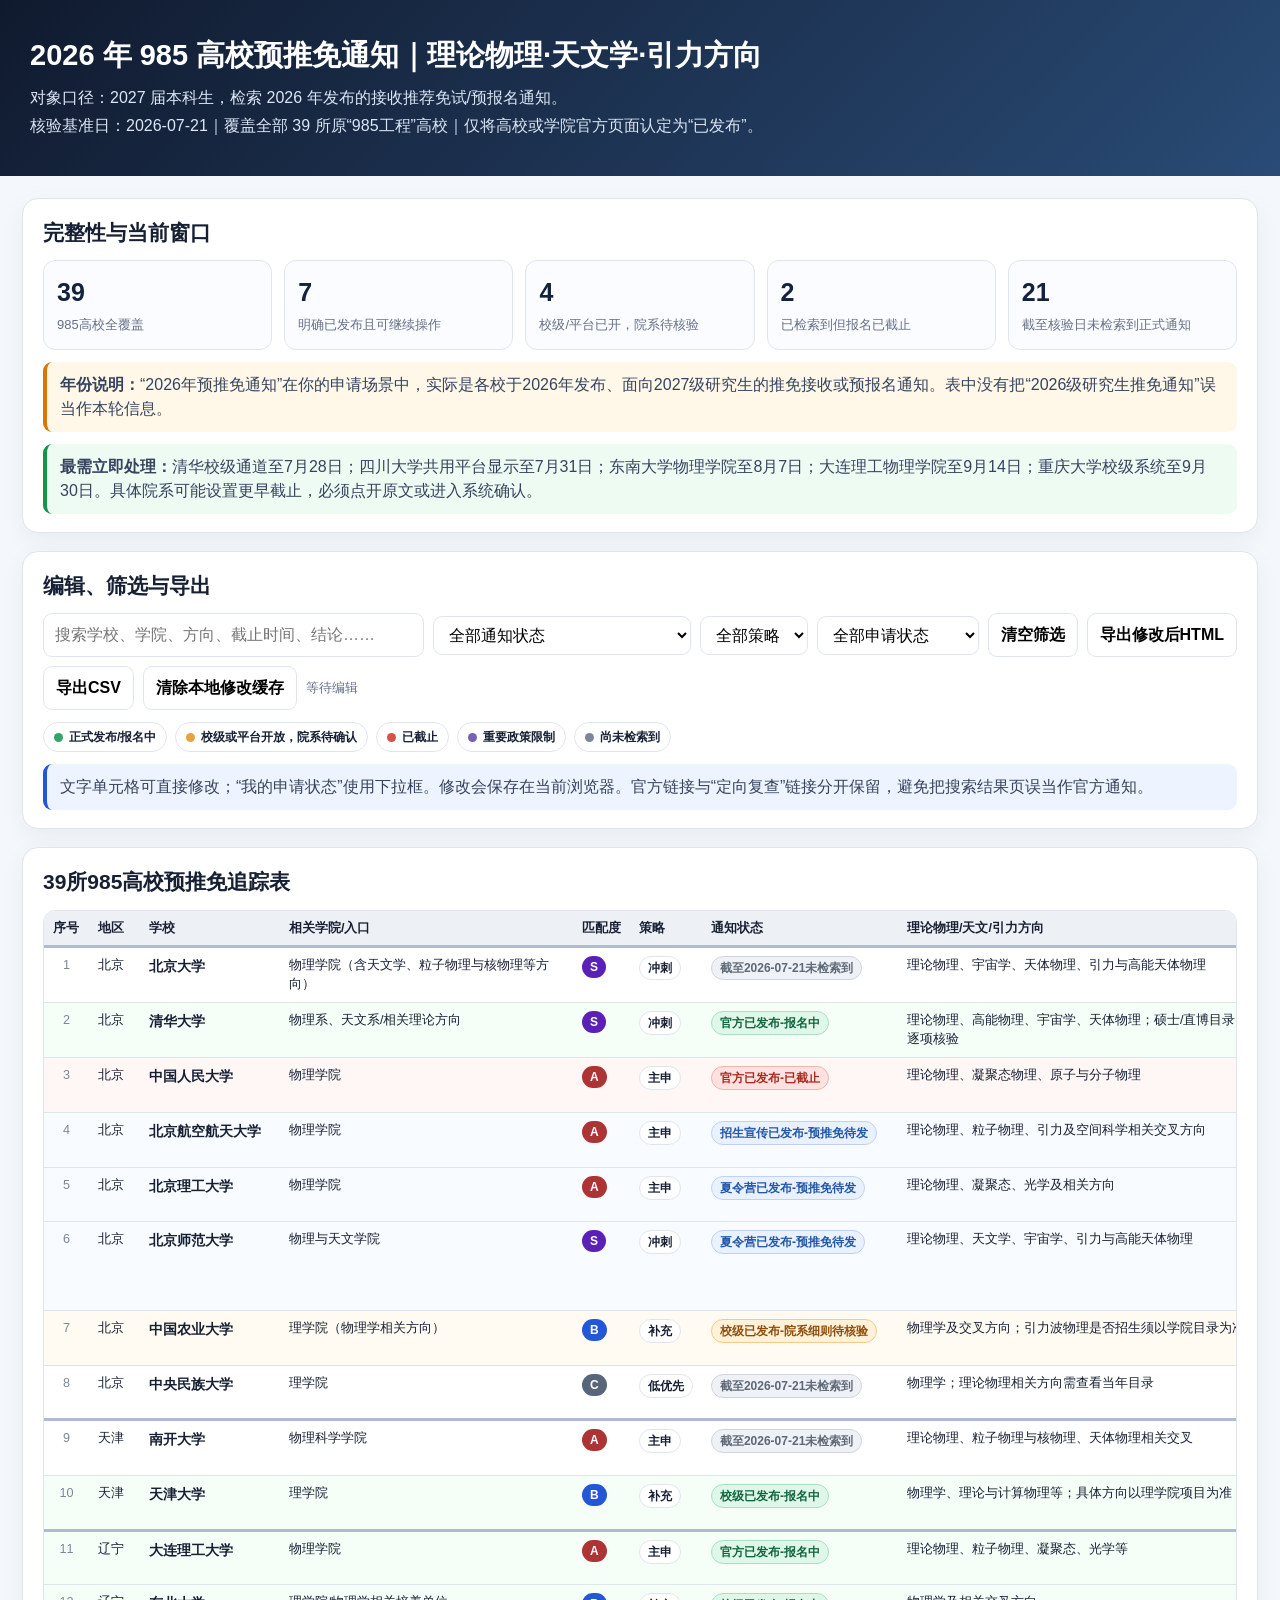
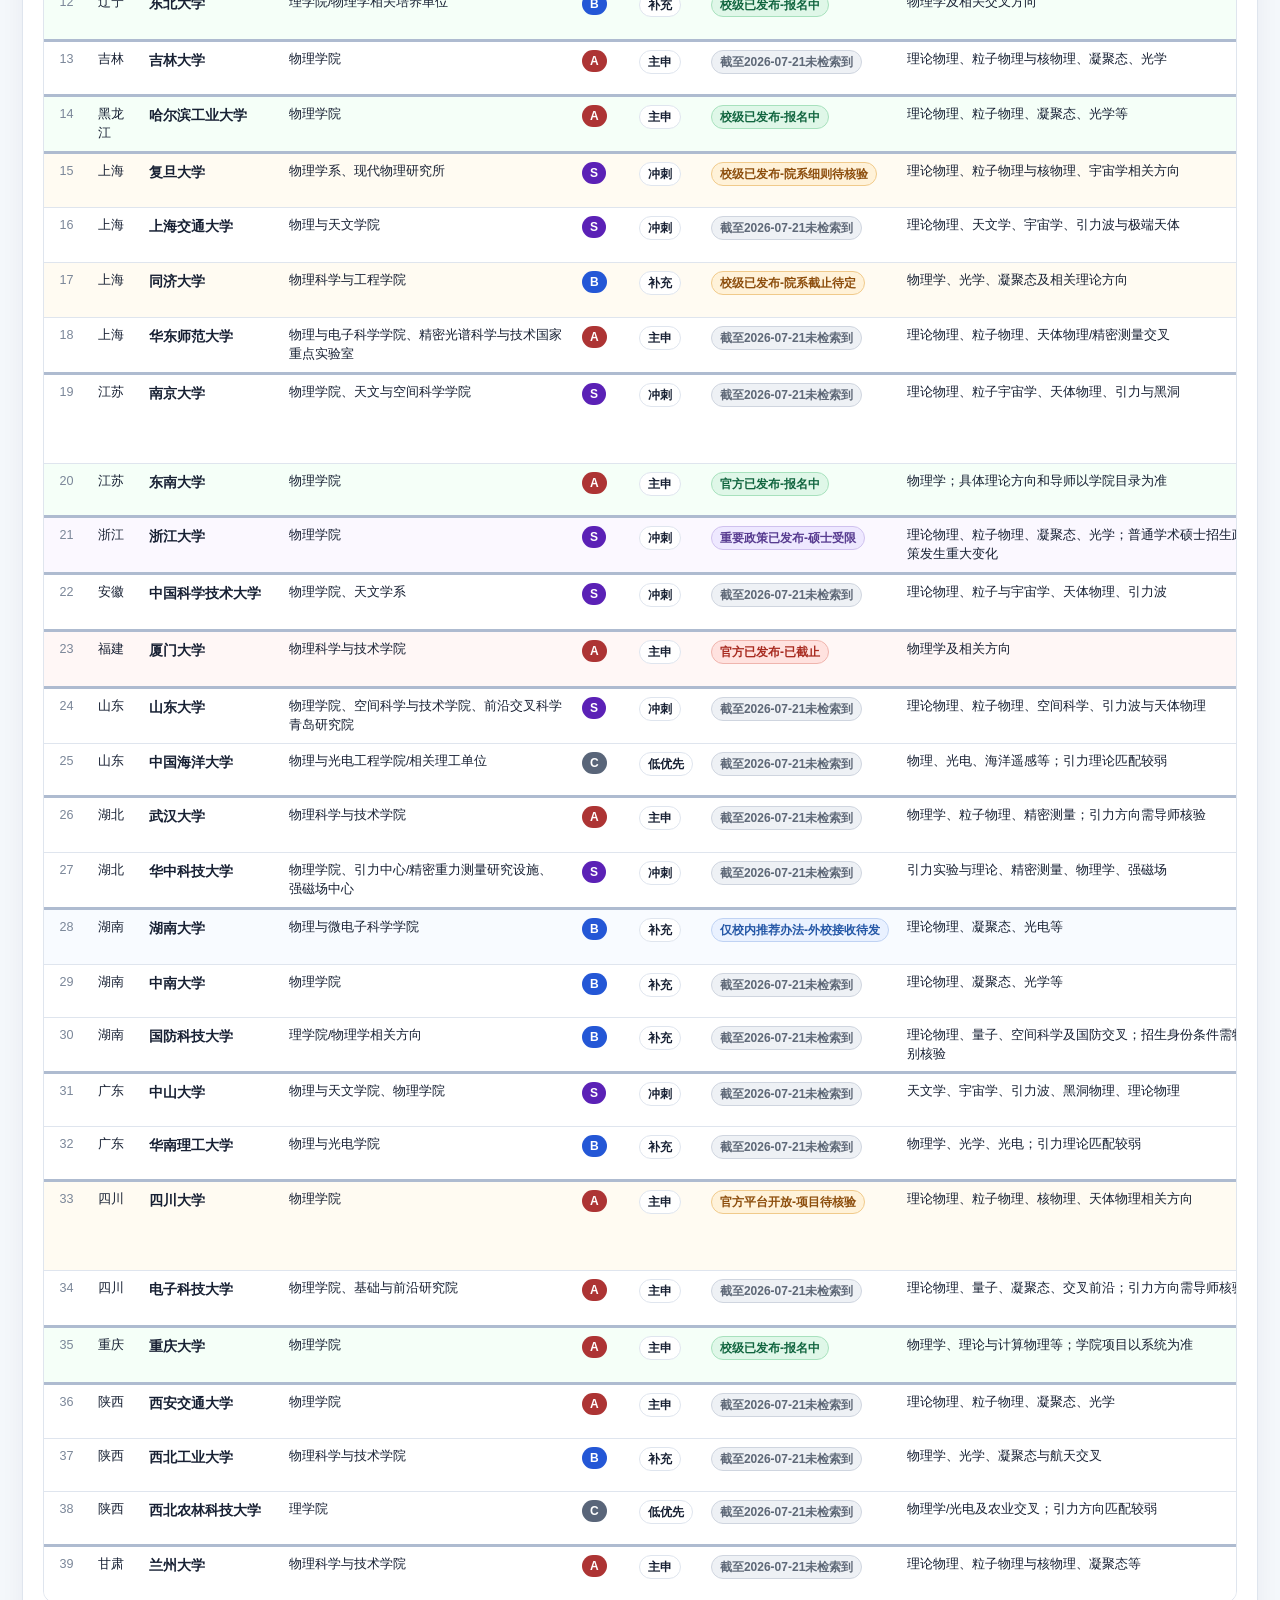
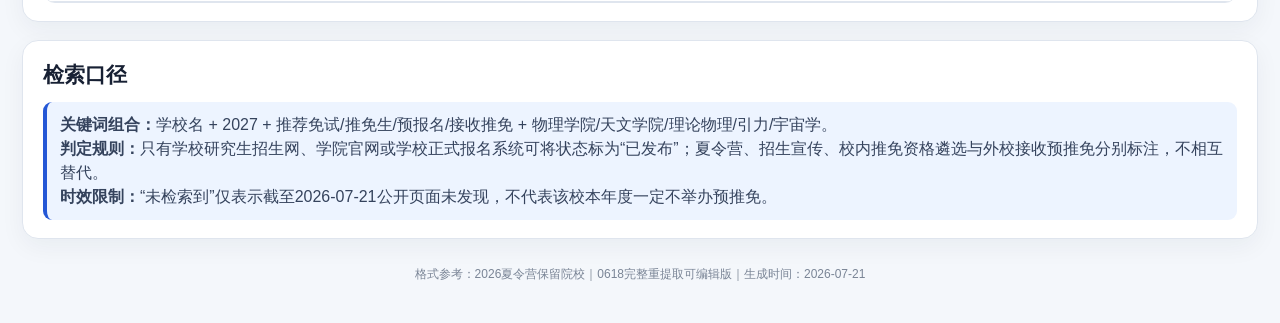
<file: original_dashboard.html>
<!doctype html>
<html lang="zh-CN">
<head>
<meta charset="utf-8">
<meta name="viewport" content="width=device-width,initial-scale=1">
<title>2026年985高校预推免通知｜理论物理·天文学·引力方向｜0721核验版</title>
<style>
:root{
  --bg:#f4f7fb;--card:#fff;--ink:#172033;--muted:#657086;--line:#dfe5ee;
  --navy:#14233d;--blue:#2457d6;--green:#18794e;--orange:#b85a12;--red:#b42318;
  --purple:#6842ad;--soft-blue:#edf4ff;--soft-green:#e9f8ef;--soft-orange:#fff4e6;
  --soft-red:#fff0ee;--soft-purple:#f5f0ff;--soft-gray:#f3f5f8;
}
*{box-sizing:border-box}
body{margin:0;background:var(--bg);color:var(--ink);font-family:-apple-system,BlinkMacSystemFont,"Segoe UI","Microsoft YaHei",Arial,sans-serif;line-height:1.5}
button,input,select{font:inherit}
a{color:var(--blue);text-decoration:none}
a:hover{text-decoration:underline}
.hero{background:linear-gradient(135deg,#101a2e,#294b75);color:#fff;padding:34px 30px}
.hero-inner{max-width:1900px;margin:auto}
.hero h1{margin:0 0 8px;font-size:29px}
.hero p{margin:4px 0;color:#dce6f5}
main{max-width:1900px;margin:auto;padding:22px}
.card{background:var(--card);border:1px solid var(--line);border-radius:16px;padding:18px 20px;margin-bottom:18px;box-shadow:0 8px 24px rgba(20,35,61,.05)}
h2{margin:0 0 12px;font-size:21px}
.summary{display:grid;grid-template-columns:repeat(5,minmax(150px,1fr));gap:12px}
.stat{border:1px solid var(--line);border-radius:12px;padding:13px;background:#fafcff}
.stat strong{display:block;font-size:25px;color:var(--navy)}
.stat span{font-size:13px;color:var(--muted)}
.note{padding:11px 13px;border-left:4px solid var(--blue);background:var(--soft-blue);border-radius:9px;color:#35435d;margin-top:12px}
.note.warning{border-left-color:#d97706;background:#fff8e9}
.note.good{border-left-color:#159447;background:#eefbf3}
.actions,.toolbar{display:flex;gap:9px;flex-wrap:wrap;align-items:center}
.actions button,.toolbar button{border:1px solid var(--line);border-radius:9px;background:#fff;padding:9px 12px;font-weight:700;cursor:pointer}
.actions button:hover,.toolbar button:hover{background:#f0f4f9}
.edit-status{font-size:13px;color:var(--muted)}
.toolbar input,.toolbar select{border:1px solid var(--line);border-radius:9px;background:#fff;padding:9px 11px}
.toolbar input[type="search"]{flex:1;min-width:300px}
.legend{display:flex;gap:8px;flex-wrap:wrap;margin-top:12px}
.legend span{display:inline-flex;align-items:center;gap:6px;border-radius:999px;padding:5px 10px;font-size:12px;font-weight:800;border:1px solid var(--line)}
.dot{width:9px;height:9px;border-radius:50%;display:inline-block}
.table-wrap{overflow:auto;border:1px solid var(--line);border-radius:12px}
table{border-collapse:collapse;width:100%;min-width:3300px;background:#fff;font-size:12.6px}
th,td{padding:8px 9px;border-bottom:1px solid var(--line);vertical-align:top}
th{position:sticky;top:0;z-index:4;background:#edf1f6;text-align:left;white-space:nowrap}
tr:hover td{filter:brightness(.992)}
.region-start td{border-top:3px solid #aebbd0}
.num{width:45px;text-align:center;color:#7b8799}
.school{min-width:140px}
.school strong{display:block;font-size:14px}
.unit{min-width:220px}
.direction{min-width:260px}
.policy-cell{min-width:330px;max-width:430px}
.conclusion{min-width:330px;max-width:450px}
.deadline-cell{min-width:190px;font-weight:800}
.status-cell{min-width:160px}
.status-select{width:155px;border:1px solid var(--line);border-radius:8px;padding:6px 7px;background:#fff;font-weight:750}
.rel,.tier-tag,.notice-chip{display:inline-block;border-radius:999px;padding:2px 8px;font-weight:850;font-size:12px;white-space:nowrap}
.rel-s{background:#5b21b6;color:#fff} .rel-a{background:#ad3434;color:#fff}
.rel-b{background:#2457d6;color:#fff} .rel-c{background:#596579;color:#fff}
.tier-tag{border:1px solid var(--line);background:#fff}
.notice-chip.published{background:#dff7e8;color:#11653f;border:1px solid #a7e1bd}
.notice-chip.partial{background:#fff2d9;color:#8d4e0d;border:1px solid #f0ca8b}
.notice-chip.closed{background:#ffe2df;color:#a82b20;border:1px solid #efb4ad}
.notice-chip.policy{background:#eee8ff;color:#573b90;border:1px solid #cfc1ee}
.notice-chip.watch{background:#e9f1ff;color:#2457a6;border:1px solid #bfd2f3}
.notice-chip.missing{background:#eef1f5;color:#5e6877;border:1px solid #cfd5df}
.notice-published td{background:#f5fff8}
.notice-partial td{background:#fffbf2}
.notice-closed td{background:#fff7f6}
.notice-policy td{background:#fbf8ff}
.notice-watch td{background:#f8fbff}
.notice-missing td{background:#fff}
.link-cell{min-width:190px}
.open-btn,.search-btn{display:inline-block;border-radius:7px;padding:5px 8px;font-weight:800;margin:1px 4px 4px 0}
.open-btn{background:#eaf1ff;border:1px solid #b9cdf7;color:#1d4ed8}
.search-btn{background:#f3f4f6;border:1px solid #d1d5db;color:#4b5563}
[contenteditable="true"]{outline:1px dashed transparent}
[contenteditable="true"]:hover{outline-color:#91ade2;background:#f7faff}
[contenteditable="true"]:focus{outline:2px solid var(--blue);background:#fff}
.edited{background:#fff7e6!important;box-shadow:inset 4px 0 0 #f59e0b}
.status-unapplied .status-cell{box-shadow:inset 5px 0 0 #94a3b8}
.status-preparing .status-cell{box-shadow:inset 5px 0 0 #0ea5e9}
.status-applied td{background:#fff7ed!important;color:#7c2d12}
.status-applied .status-cell{box-shadow:inset 5px 0 0 #f97316}
.status-pass td{background:#eff6ff!important;color:#173d78}
.status-pass .status-cell{box-shadow:inset 5px 0 0 #2563eb}
.status-offer td{background:#ecfdf5!important;color:#065f46}
.status-offer .status-cell{box-shadow:inset 5px 0 0 #10b981}
.status-fail td{background:#fef2f2!important;color:#991b1b;text-decoration:line-through}
.status-stop td{background:#f1f5f9!important;color:#64748b}
.status-stop td:not(.status-cell):not(.link-cell){opacity:.72}
.status-fail .status-cell,.status-stop .status-cell,.status-fail .link-cell,.status-stop .link-cell{text-decoration:none;opacity:1}
.footer{text-align:center;font-size:12px;color:#7a8596;padding:8px 0 18px}
@media(max-width:900px){.summary{grid-template-columns:1fr 1fr}main{padding:12px}.hero{padding:25px 17px}}
@media print{body{background:#fff}main{max-width:none;padding:5px}.toolbar,.actions{display:none}.card{box-shadow:none}th{position:static}}
</style>
</head>
<body>
<header class="hero"><div class="hero-inner">
<h1>2026 年 985 高校预推免通知｜理论物理·天文学·引力方向</h1>
<p>对象口径：2027 届本科生，检索 2026 年发布的接收推荐免试/预报名通知。</p>
<p>核验基准日：2026-07-21｜覆盖全部 39 所原“985工程”高校｜仅将高校或学院官方页面认定为“已发布”。</p>
</div></header>

<main>
<section class="card">
<h2>完整性与当前窗口</h2>
<div class="summary">
<div class="stat"><strong>39</strong><span>985高校全覆盖</span></div>
<div class="stat"><strong>7</strong><span>明确已发布且可继续操作</span></div>
<div class="stat"><strong>4</strong><span>校级/平台已开，院系待核验</span></div>
<div class="stat"><strong>2</strong><span>已检索到但报名已截止</span></div>
<div class="stat"><strong>21</strong><span>截至核验日未检索到正式通知</span></div>
</div>
<div class="note warning"><b>年份说明：</b>“2026年预推免通知”在你的申请场景中，实际是各校于2026年发布、面向2027级研究生的推免接收或预报名通知。表中没有把“2026级研究生推免通知”误当作本轮信息。</div>
<div class="note good"><b>最需立即处理：</b>清华校级通道至7月28日；四川大学共用平台显示至7月31日；东南大学物理学院至8月7日；大连理工物理学院至9月14日；重庆大学校级系统至9月30日。具体院系可能设置更早截止，必须点开原文或进入系统确认。</div>
</section>

<section class="card">
<h2>编辑、筛选与导出</h2>
<div class="toolbar">
<input id="search" type="search" placeholder="搜索学校、学院、方向、截止时间、结论……" oninput="applyFilter()">
<select id="noticeFilter" onchange="applyFilter()">
<option value="">全部通知状态</option>
<option>官方已发布-报名中</option>
<option>校级已发布-报名中</option>
<option>校级已发布-院系细则待核验</option>
<option>校级已发布-院系截止待定</option>
<option>官方平台开放-项目待核验</option>
<option>官方已发布-已截止</option>
<option>重要政策已发布-硕士受限</option>
<option>招生宣传已发布-预推免待发</option>
<option>夏令营已发布-预推免待发</option>
<option>仅校内推荐办法-外校接收待发</option>
<option>截至2026-07-21未检索到</option>
</select>
<select id="tierFilter" onchange="applyFilter()">
<option value="">全部策略</option><option>冲刺</option><option>主申</option><option>补充</option><option>低优先</option>
</select>
<select id="appFilter" onchange="applyFilter()">
<option value="">全部申请状态</option>
<option>未申请</option><option>准备材料</option><option>已报名-等待初审</option><option>已通过初审</option><option>已参加考核</option><option>已获offer</option><option>未通过</option><option>不申请</option><option>放弃</option>
</select>
<button onclick="resetFilter()">清空筛选</button>
<button onclick="exportEditedHTML()">导出修改后HTML</button>
<button onclick="exportCSV()">导出CSV</button>
<button onclick="clearSavedEdits()">清除本地修改缓存</button>
<span class="edit-status" id="editStatus">等待编辑</span>
</div>
<div class="legend">
<span><i class="dot" style="background:#35a366"></i>正式发布/报名中</span>
<span><i class="dot" style="background:#e6a23c"></i>校级或平台开放，院系待确认</span>
<span><i class="dot" style="background:#d95045"></i>已截止</span>
<span><i class="dot" style="background:#7662b3"></i>重要政策限制</span>
<span><i class="dot" style="background:#7b8799"></i>尚未检索到</span>
</div>
<div class="note">文字单元格可直接修改；“我的申请状态”使用下拉框。修改会保存在当前浏览器。官方链接与“定向复查”链接分开保留，避免把搜索结果页误当作官方通知。</div>
</section>

<section class="card">
<h2>39所985高校预推免追踪表</h2>
<div class="table-wrap">
<table id="preTable">
<thead><tr>
<th>序号</th><th>地区</th><th>学校</th><th>相关学院/入口</th><th>匹配度</th><th>策略</th>
<th>通知状态</th><th>理论物理/天文/引力方向</th><th>发布日期</th><th>报名截止</th>
<th>考核时间/形式</th><th>申请条件与材料</th><th>官方来源</th><th>核验结论</th>
<th>我的申请状态</th><th>风险与备注</th>
</tr></thead>
<tbody>

<tr class="notice-missing status-unapplied region-start" data-notice="截至2026-07-21未检索到" data-tier="冲刺">
  <td class="num">1</td>
  <td contenteditable="true">北京</td>
  <td class="school" contenteditable="true"><strong>北京大学</strong></td>
  <td class="unit" contenteditable="true">物理学院（含天文学、粒子物理与核物理等方向）</td>
  <td><span class="rel rel-s">S</span></td>
  <td contenteditable="true"><span class="tier-tag">冲刺</span></td>
  <td class="notice-cell"><span class="notice-chip missing">截至2026-07-21未检索到</span></td>
  <td class="direction" contenteditable="true">理论物理、宇宙学、天体物理、引力与高能天体物理</td>
  <td contenteditable="true">—</td>
  <td class="deadline-cell" contenteditable="true">待官方通知</td>
  <td contenteditable="true">待官方通知</td>
  <td class="policy-cell" contenteditable="true">预计需推免资格、成绩单与排名、英语证明、科研材料；以正式通知为准。</td>
  <td class="link-cell">
    <a class="open-btn" href="https://admission.pku.edu.cn/" target="_blank" rel="noopener">官方研招入口</a>
    <a class="search-btn" href="https://www.bing.com/search?q=site%3Aedu.cn%20%E5%8C%97%E4%BA%AC%E5%A4%A7%E5%AD%A6%20%E7%89%A9%E7%90%86%E5%AD%A6%E9%99%A2%EF%BC%88%E5%90%AB%E5%A4%A9%E6%96%87%E5%AD%A6%E3%80%81%E7%B2%92%E5%AD%90%E7%89%A9%E7%90%86%E4%B8%8E%E6%A0%B8%E7%89%A9%E7%90%86%E7%AD%89%E6%96%B9%E5%90%91%EF%BC%89%202027%20%E6%8E%A8%E8%8D%90%E5%85%8D%E8%AF%95%20%E9%A2%84%E6%8A%A5%E5%90%8D%202026%20%E7%90%86%E8%AE%BA%E7%89%A9%E7%90%86%20%E5%A4%A9%E6%96%87%E5%AD%A6%20%E5%BC%95%E5%8A%9B" target="_blank" rel="noopener">定向复查</a>
  </td>
  <td class="conclusion" contenteditable="true">未检索到2027级物理/天文方向预推免通知；重点盯物理学院和研究生招生网。</td>
  <td class="status-cell"><select class="status-select"><option value="未申请" selected>未申请</option><option value="准备材料">准备材料</option><option value="已报名-等待初审">已报名-等待初审</option><option value="已通过初审">已通过初审</option><option value="已参加考核">已参加考核</option><option value="已获offer">已获offer</option><option value="未通过">未通过</option><option value="不申请">不申请</option><option value="放弃">放弃</option></select></td>
  <td contenteditable="true">方向高度匹配；通常竞争极强。</td>
</tr>

<tr class="notice-published status-unapplied" data-notice="官方已发布-报名中" data-tier="冲刺">
  <td class="num">2</td>
  <td contenteditable="true">北京</td>
  <td class="school" contenteditable="true"><strong>清华大学</strong></td>
  <td class="unit" contenteditable="true">物理系、天文系/相关理论方向</td>
  <td><span class="rel rel-s">S</span></td>
  <td contenteditable="true"><span class="tier-tag">冲刺</span></td>
  <td class="notice-cell"><span class="notice-chip published">官方已发布-报名中</span></td>
  <td class="direction" contenteditable="true">理论物理、高能物理、宇宙学、天体物理；硕士/直博目录需逐项核验</td>
  <td contenteditable="true">2026-06-18、2026-07-03</td>
  <td class="deadline-cell" contenteditable="true">2026-07-28 15:00（校级通道）</td>
  <td contenteditable="true">院系另行组织</td>
  <td class="policy-cell" contenteditable="true">按校级接收推免办法及院系要求提交；直博通常需研究计划、专家推荐等。</td>
  <td class="link-cell">
    <a class="open-btn" href="https://yz.tsinghua.edu.cn/zxgg.htm" target="_blank" rel="noopener">官方最新公告</a>
    <a class="search-btn" href="https://www.bing.com/search?q=site%3Aedu.cn%20%E6%B8%85%E5%8D%8E%E5%A4%A7%E5%AD%A6%20%E7%89%A9%E7%90%86%E7%B3%BB%E3%80%81%E5%A4%A9%E6%96%87%E7%B3%BB/%E7%9B%B8%E5%85%B3%E7%90%86%E8%AE%BA%E6%96%B9%E5%90%91%202027%20%E6%8E%A8%E8%8D%90%E5%85%8D%E8%AF%95%20%E9%A2%84%E6%8A%A5%E5%90%8D%202026%20%E7%90%86%E8%AE%BA%E7%89%A9%E7%90%86%20%E5%A4%A9%E6%96%87%E5%AD%A6%20%E5%BC%95%E5%8A%9B" target="_blank" rel="noopener">定向复查</a>
  </td>
  <td class="conclusion" contenteditable="true">学校已发布2027年接收推免办法及硕/博推免目录；申请前必须确认物理系/天文系具体招生简章。</td>
  <td class="status-cell"><select class="status-select"><option value="未申请" selected>未申请</option><option value="准备材料">准备材料</option><option value="已报名-等待初审">已报名-等待初审</option><option value="已通过初审">已通过初审</option><option value="已参加考核">已参加考核</option><option value="已获offer">已获offer</option><option value="未通过">未通过</option><option value="不申请">不申请</option><option value="放弃">放弃</option></select></td>
  <td contenteditable="true">当前最紧迫的冲刺项之一；不要只看校级截止。</td>
</tr>

<tr class="notice-closed status-unapplied" data-notice="官方已发布-已截止" data-tier="主申">
  <td class="num">3</td>
  <td contenteditable="true">北京</td>
  <td class="school" contenteditable="true"><strong>中国人民大学</strong></td>
  <td class="unit" contenteditable="true">物理学院</td>
  <td><span class="rel rel-a">A</span></td>
  <td contenteditable="true"><span class="tier-tag">主申</span></td>
  <td class="notice-cell"><span class="notice-chip closed">官方已发布-已截止</span></td>
  <td class="direction" contenteditable="true">理论物理、凝聚态物理、原子与分子物理</td>
  <td contenteditable="true">2026-06-22</td>
  <td class="deadline-cell" contenteditable="true">2026-07-05 17:00</td>
  <td contenteditable="true">量子力学、热力学与统计物理；面试覆盖普通物理和四大力学</td>
  <td class="policy-cell" contenteditable="true">成绩单与排名、身份证/学生证、科研证明；直博需两封教授推荐信。</td>
  <td class="link-cell">
    <a class="open-btn" href="https://www.phys.ruc.edu.cn/info/1055/2892.htm" target="_blank" rel="noopener">物理学院官方通知</a>
    <a class="search-btn" href="https://www.bing.com/search?q=site%3Aedu.cn%20%E4%B8%AD%E5%9B%BD%E4%BA%BA%E6%B0%91%E5%A4%A7%E5%AD%A6%20%E7%89%A9%E7%90%86%E5%AD%A6%E9%99%A2%202027%20%E6%8E%A8%E8%8D%90%E5%85%8D%E8%AF%95%20%E9%A2%84%E6%8A%A5%E5%90%8D%202026%20%E7%90%86%E8%AE%BA%E7%89%A9%E7%90%86%20%E5%A4%A9%E6%96%87%E5%AD%A6%20%E5%BC%95%E5%8A%9B" target="_blank" rel="noopener">定向复查</a>
  </td>
  <td class="conclusion" contenteditable="true">2027级报名已结束；可关注补录、后续批次或正式推免系统阶段。</td>
  <td class="status-cell"><select class="status-select"><option value="未申请" selected>未申请</option><option value="准备材料">准备材料</option><option value="已报名-等待初审">已报名-等待初审</option><option value="已通过初审">已通过初审</option><option value="已参加考核">已参加考核</option><option value="已获offer">已获offer</option><option value="未通过">未通过</option><option value="不申请">不申请</option><option value="放弃">放弃</option></select></td>
  <td contenteditable="true">硕士按硕博直通培养；理论物理匹配度较高。</td>
</tr>

<tr class="notice-watch status-unapplied" data-notice="招生宣传已发布-预推免待发" data-tier="主申">
  <td class="num">4</td>
  <td contenteditable="true">北京</td>
  <td class="school" contenteditable="true"><strong>北京航空航天大学</strong></td>
  <td class="unit" contenteditable="true">物理学院</td>
  <td><span class="rel rel-a">A</span></td>
  <td contenteditable="true"><span class="tier-tag">主申</span></td>
  <td class="notice-cell"><span class="notice-chip watch">招生宣传已发布-预推免待发</span></td>
  <td class="direction" contenteditable="true">理论物理、粒子物理、引力及空间科学相关交叉方向</td>
  <td contenteditable="true">2026-06-12（招生宣传）</td>
  <td class="deadline-cell" contenteditable="true">待官方预推免通知</td>
  <td contenteditable="true">待官方通知</td>
  <td class="policy-cell" contenteditable="true">暂按往年准备申请表、成绩单与排名、英语证明、科研成果、现实表现材料。</td>
  <td class="link-cell">
    <a class="open-btn" href="https://yzb.buaa.edu.cn/info/1002/3552.htm" target="_blank" rel="noopener">2027招生宣传</a>
    <a class="search-btn" href="https://www.bing.com/search?q=site%3Aedu.cn%20%E5%8C%97%E4%BA%AC%E8%88%AA%E7%A9%BA%E8%88%AA%E5%A4%A9%E5%A4%A7%E5%AD%A6%20%E7%89%A9%E7%90%86%E5%AD%A6%E9%99%A2%202027%20%E6%8E%A8%E8%8D%90%E5%85%8D%E8%AF%95%20%E9%A2%84%E6%8A%A5%E5%90%8D%202026%20%E7%90%86%E8%AE%BA%E7%89%A9%E7%90%86%20%E5%A4%A9%E6%96%87%E5%AD%A6%20%E5%BC%95%E5%8A%9B" target="_blank" rel="noopener">定向复查</a>
  </td>
  <td class="conclusion" contenteditable="true">检索到物理学院2027招生宣传活动，但尚未检索到2027级正式接收推免通知。</td>
  <td class="status-cell"><select class="status-select"><option value="未申请" selected>未申请</option><option value="准备材料">准备材料</option><option value="已报名-等待初审">已报名-等待初审</option><option value="已通过初审">已通过初审</option><option value="已参加考核">已参加考核</option><option value="已获offer">已获offer</option><option value="未通过">未通过</option><option value="不申请">不申请</option><option value="放弃">放弃</option></select></td>
  <td contenteditable="true">与空间引力/精密测量存在潜在交叉，需核验导师。</td>
</tr>

<tr class="notice-watch status-unapplied" data-notice="夏令营已发布-预推免待发" data-tier="主申">
  <td class="num">5</td>
  <td contenteditable="true">北京</td>
  <td class="school" contenteditable="true"><strong>北京理工大学</strong></td>
  <td class="unit" contenteditable="true">物理学院</td>
  <td><span class="rel rel-a">A</span></td>
  <td contenteditable="true"><span class="tier-tag">主申</span></td>
  <td class="notice-cell"><span class="notice-chip watch">夏令营已发布-预推免待发</span></td>
  <td class="direction" contenteditable="true">理论物理、凝聚态、光学及相关方向</td>
  <td contenteditable="true">2026年夏令营通知已发布</td>
  <td class="deadline-cell" contenteditable="true">待官方预推免通知</td>
  <td contenteditable="true">待官方通知</td>
  <td class="policy-cell" contenteditable="true">暂按往年准备成绩单与排名、英语证明、科研成果；本直博另需推荐信。</td>
  <td class="link-cell">
    <a class="open-btn" href="https://grd.bit.edu.cn/" target="_blank" rel="noopener">研究生院官方入口</a>
    <a class="search-btn" href="https://www.bing.com/search?q=site%3Aedu.cn%20%E5%8C%97%E4%BA%AC%E7%90%86%E5%B7%A5%E5%A4%A7%E5%AD%A6%20%E7%89%A9%E7%90%86%E5%AD%A6%E9%99%A2%202027%20%E6%8E%A8%E8%8D%90%E5%85%8D%E8%AF%95%20%E9%A2%84%E6%8A%A5%E5%90%8D%202026%20%E7%90%86%E8%AE%BA%E7%89%A9%E7%90%86%20%E5%A4%A9%E6%96%87%E5%AD%A6%20%E5%BC%95%E5%8A%9B" target="_blank" rel="noopener">定向复查</a>
  </td>
  <td class="conclusion" contenteditable="true">未检索到2027级物理学院正式预推免通知；夏令营不等同于后续预推免。</td>
  <td class="status-cell"><select class="status-select"><option value="未申请" selected>未申请</option><option value="准备材料">准备材料</option><option value="已报名-等待初审">已报名-等待初审</option><option value="已通过初审">已通过初审</option><option value="已参加考核">已参加考核</option><option value="已获offer">已获offer</option><option value="未通过">未通过</option><option value="不申请">不申请</option><option value="放弃">放弃</option></select></td>
  <td contenteditable="true">理论物理可申，但引力方向需导师层面确认。</td>
</tr>

<tr class="notice-watch status-unapplied" data-notice="夏令营已发布-预推免待发" data-tier="冲刺">
  <td class="num">6</td>
  <td contenteditable="true">北京</td>
  <td class="school" contenteditable="true"><strong>北京师范大学</strong></td>
  <td class="unit" contenteditable="true">物理与天文学院</td>
  <td><span class="rel rel-s">S</span></td>
  <td contenteditable="true"><span class="tier-tag">冲刺</span></td>
  <td class="notice-cell"><span class="notice-chip watch">夏令营已发布-预推免待发</span></td>
  <td class="direction" contenteditable="true">理论物理、天文学、宇宙学、引力与高能天体物理</td>
  <td contenteditable="true">2026-05-06（夏令营入口）</td>
  <td class="deadline-cell" contenteditable="true">待官方预推免通知</td>
  <td contenteditable="true">待官方通知</td>
  <td class="policy-cell" contenteditable="true">预计需申请表、成绩单与排名、英语证明、科研成果及个人陈述。</td>
  <td class="link-cell">
    <a class="open-btn" href="https://yz.bnu.edu.cn/detail/cdce4e9e-8997-4380-9d0c-da2f1319528b" target="_blank" rel="noopener">官方夏令营/招生入口</a>
    <a class="search-btn" href="https://www.bing.com/search?q=site%3Aedu.cn%20%E5%8C%97%E4%BA%AC%E5%B8%88%E8%8C%83%E5%A4%A7%E5%AD%A6%20%E7%89%A9%E7%90%86%E4%B8%8E%E5%A4%A9%E6%96%87%E5%AD%A6%E9%99%A2%202027%20%E6%8E%A8%E8%8D%90%E5%85%8D%E8%AF%95%20%E9%A2%84%E6%8A%A5%E5%90%8D%202026%20%E7%90%86%E8%AE%BA%E7%89%A9%E7%90%86%20%E5%A4%A9%E6%96%87%E5%AD%A6%20%E5%BC%95%E5%8A%9B" target="_blank" rel="noopener">定向复查</a>
  </td>
  <td class="conclusion" contenteditable="true">未检索到2027级物理与天文学院预推免通知；应持续关注学院和研招网。</td>
  <td class="status-cell"><select class="status-select"><option value="未申请" selected>未申请</option><option value="准备材料">准备材料</option><option value="已报名-等待初审">已报名-等待初审</option><option value="已通过初审">已通过初审</option><option value="已参加考核">已参加考核</option><option value="已获offer">已获offer</option><option value="未通过">未通过</option><option value="不申请">不申请</option><option value="放弃">放弃</option></select></td>
  <td contenteditable="true">与你的黑洞、引力与天文兴趣高度匹配。</td>
</tr>

<tr class="notice-partial status-unapplied" data-notice="校级已发布-院系细则待核验" data-tier="补充">
  <td class="num">7</td>
  <td contenteditable="true">北京</td>
  <td class="school" contenteditable="true"><strong>中国农业大学</strong></td>
  <td class="unit" contenteditable="true">理学院（物理学相关方向）</td>
  <td><span class="rel rel-b">B</span></td>
  <td contenteditable="true"><span class="tier-tag">补充</span></td>
  <td class="notice-cell"><span class="notice-chip partial">校级已发布-院系细则待核验</span></td>
  <td class="direction" contenteditable="true">物理学及交叉方向；引力波物理是否招生须以学院目录为准</td>
  <td contenteditable="true">2026-07-14</td>
  <td class="deadline-cell" contenteditable="true">各学院另行规定</td>
  <td contenteditable="true">学院分批审核/考核</td>
  <td class="policy-cell" contenteditable="true">校级通知要求推免资格及外语、成绩、科研等证明；具体材料以学院项目为准。</td>
  <td class="link-cell">
    <a class="open-btn" href="https://yt.cau.edu.cn/art/2026/7/14/art_43337_1122495.html" target="_blank" rel="noopener">校级通知转发页</a>
    <a class="search-btn" href="https://www.bing.com/search?q=site%3Aedu.cn%20%E4%B8%AD%E5%9B%BD%E5%86%9C%E4%B8%9A%E5%A4%A7%E5%AD%A6%20%E7%90%86%E5%AD%A6%E9%99%A2%EF%BC%88%E7%89%A9%E7%90%86%E5%AD%A6%E7%9B%B8%E5%85%B3%E6%96%B9%E5%90%91%EF%BC%89%202027%20%E6%8E%A8%E8%8D%90%E5%85%8D%E8%AF%95%20%E9%A2%84%E6%8A%A5%E5%90%8D%202026%20%E7%90%86%E8%AE%BA%E7%89%A9%E7%90%86%20%E5%A4%A9%E6%96%87%E5%AD%A6%20%E5%BC%95%E5%8A%9B" target="_blank" rel="noopener">定向复查</a>
  </td>
  <td class="conclusion" contenteditable="true">学校接收2027级推免报名已启动；理学院物理项目和截止时间需进入系统核验。</td>
  <td class="status-cell"><select class="status-select"><option value="未申请" selected>未申请</option><option value="准备材料">准备材料</option><option value="已报名-等待初审">已报名-等待初审</option><option value="已通过初审">已通过初审</option><option value="已参加考核">已参加考核</option><option value="已获offer">已获offer</option><option value="未通过">未通过</option><option value="不申请">不申请</option><option value="放弃">放弃</option></select></td>
  <td contenteditable="true">不是传统引力理论强校，作为方向交叉补充。</td>
</tr>

<tr class="notice-missing status-unapplied" data-notice="截至2026-07-21未检索到" data-tier="低优先">
  <td class="num">8</td>
  <td contenteditable="true">北京</td>
  <td class="school" contenteditable="true"><strong>中央民族大学</strong></td>
  <td class="unit" contenteditable="true">理学院</td>
  <td><span class="rel rel-c">C</span></td>
  <td contenteditable="true"><span class="tier-tag">低优先</span></td>
  <td class="notice-cell"><span class="notice-chip missing">截至2026-07-21未检索到</span></td>
  <td class="direction" contenteditable="true">物理学；理论物理相关方向需查看当年目录</td>
  <td contenteditable="true">—</td>
  <td class="deadline-cell" contenteditable="true">待官方通知</td>
  <td contenteditable="true">待官方通知</td>
  <td class="policy-cell" contenteditable="true">待正式通知。</td>
  <td class="link-cell">
    <a class="open-btn" href="https://grs.muc.edu.cn/" target="_blank" rel="noopener">研究生院官方入口</a>
    <a class="search-btn" href="https://www.bing.com/search?q=site%3Aedu.cn%20%E4%B8%AD%E5%A4%AE%E6%B0%91%E6%97%8F%E5%A4%A7%E5%AD%A6%20%E7%90%86%E5%AD%A6%E9%99%A2%202027%20%E6%8E%A8%E8%8D%90%E5%85%8D%E8%AF%95%20%E9%A2%84%E6%8A%A5%E5%90%8D%202026%20%E7%90%86%E8%AE%BA%E7%89%A9%E7%90%86%20%E5%A4%A9%E6%96%87%E5%AD%A6%20%E5%BC%95%E5%8A%9B" target="_blank" rel="noopener">定向复查</a>
  </td>
  <td class="conclusion" contenteditable="true">未检索到2027级理学院预推免通知。</td>
  <td class="status-cell"><select class="status-select"><option value="未申请" selected>未申请</option><option value="准备材料">准备材料</option><option value="已报名-等待初审">已报名-等待初审</option><option value="已通过初审">已通过初审</option><option value="已参加考核">已参加考核</option><option value="已获offer">已获offer</option><option value="未通过">未通过</option><option value="不申请">不申请</option><option value="放弃">放弃</option></select></td>
  <td contenteditable="true">与你的引力研究主线匹配有限。</td>
</tr>

<tr class="notice-missing status-unapplied region-start" data-notice="截至2026-07-21未检索到" data-tier="主申">
  <td class="num">9</td>
  <td contenteditable="true">天津</td>
  <td class="school" contenteditable="true"><strong>南开大学</strong></td>
  <td class="unit" contenteditable="true">物理科学学院</td>
  <td><span class="rel rel-a">A</span></td>
  <td contenteditable="true"><span class="tier-tag">主申</span></td>
  <td class="notice-cell"><span class="notice-chip missing">截至2026-07-21未检索到</span></td>
  <td class="direction" contenteditable="true">理论物理、粒子物理与核物理、天体物理相关交叉</td>
  <td contenteditable="true">—</td>
  <td class="deadline-cell" contenteditable="true">待官方通知</td>
  <td contenteditable="true">待官方通知</td>
  <td class="policy-cell" contenteditable="true">待正式通知；可按往年准备申请表、成绩排名、英语与科研证明。</td>
  <td class="link-cell">
    <a class="open-btn" href="https://yzb.nankai.edu.cn/" target="_blank" rel="noopener">官方研招入口</a>
    <a class="search-btn" href="https://www.bing.com/search?q=site%3Aedu.cn%20%E5%8D%97%E5%BC%80%E5%A4%A7%E5%AD%A6%20%E7%89%A9%E7%90%86%E7%A7%91%E5%AD%A6%E5%AD%A6%E9%99%A2%202027%20%E6%8E%A8%E8%8D%90%E5%85%8D%E8%AF%95%20%E9%A2%84%E6%8A%A5%E5%90%8D%202026%20%E7%90%86%E8%AE%BA%E7%89%A9%E7%90%86%20%E5%A4%A9%E6%96%87%E5%AD%A6%20%E5%BC%95%E5%8A%9B" target="_blank" rel="noopener">定向复查</a>
  </td>
  <td class="conclusion" contenteditable="true">未检索到2027级物理科学学院预推免通知。</td>
  <td class="status-cell"><select class="status-select"><option value="未申请" selected>未申请</option><option value="准备材料">准备材料</option><option value="已报名-等待初审">已报名-等待初审</option><option value="已通过初审">已通过初审</option><option value="已参加考核">已参加考核</option><option value="已获offer">已获offer</option><option value="未通过">未通过</option><option value="不申请">不申请</option><option value="放弃">放弃</option></select></td>
  <td contenteditable="true">理论物理基础较强，建议持续追踪。</td>
</tr>

<tr class="notice-published status-unapplied" data-notice="校级已发布-报名中" data-tier="补充">
  <td class="num">10</td>
  <td contenteditable="true">天津</td>
  <td class="school" contenteditable="true"><strong>天津大学</strong></td>
  <td class="unit" contenteditable="true">理学院</td>
  <td><span class="rel rel-b">B</span></td>
  <td contenteditable="true"><span class="tier-tag">补充</span></td>
  <td class="notice-cell"><span class="notice-chip published">校级已发布-报名中</span></td>
  <td class="direction" contenteditable="true">物理学、理论与计算物理等；具体方向以理学院项目为准</td>
  <td contenteditable="true">2026-07-02</td>
  <td class="deadline-cell" contenteditable="true">理学院分批：2026-09-01、2026-09-15（以系统为准）</td>
  <td contenteditable="true">学院分批审核与考核</td>
  <td class="policy-cell" contenteditable="true">网上报名并上传电子材料；具体清单以理学院和系统要求为准。</td>
  <td class="link-cell">
    <a class="open-btn" href="https://yzb.tju.edu.cn/xwzx/tkss_xw/202607/t20260702_324675.htm" target="_blank" rel="noopener">校级官方通知</a>
    <a class="search-btn" href="https://www.bing.com/search?q=site%3Aedu.cn%20%E5%A4%A9%E6%B4%A5%E5%A4%A7%E5%AD%A6%20%E7%90%86%E5%AD%A6%E9%99%A2%202027%20%E6%8E%A8%E8%8D%90%E5%85%8D%E8%AF%95%20%E9%A2%84%E6%8A%A5%E5%90%8D%202026%20%E7%90%86%E8%AE%BA%E7%89%A9%E7%90%86%20%E5%A4%A9%E6%96%87%E5%AD%A6%20%E5%BC%95%E5%8A%9B" target="_blank" rel="noopener">定向复查</a>
  </td>
  <td class="conclusion" contenteditable="true">2027级推免预报名已开放；应在系统确认理学院具体批次。</td>
  <td class="status-cell"><select class="status-select"><option value="未申请" selected>未申请</option><option value="准备材料">准备材料</option><option value="已报名-等待初审">已报名-等待初审</option><option value="已通过初审">已通过初审</option><option value="已参加考核">已参加考核</option><option value="已获offer">已获offer</option><option value="未通过">未通过</option><option value="不申请">不申请</option><option value="放弃">放弃</option></select></td>
  <td contenteditable="true">理论物理方向需进一步核验导师与培养点。</td>
</tr>

<tr class="notice-published status-unapplied region-start" data-notice="官方已发布-报名中" data-tier="主申">
  <td class="num">11</td>
  <td contenteditable="true">辽宁</td>
  <td class="school" contenteditable="true"><strong>大连理工大学</strong></td>
  <td class="unit" contenteditable="true">物理学院</td>
  <td><span class="rel rel-a">A</span></td>
  <td contenteditable="true"><span class="tier-tag">主申</span></td>
  <td class="notice-cell"><span class="notice-chip published">官方已发布-报名中</span></td>
  <td class="direction" contenteditable="true">理论物理、粒子物理、凝聚态、光学等</td>
  <td contenteditable="true">2026-07-14</td>
  <td class="deadline-cell" contenteditable="true">2026-09-14 24:00</td>
  <td contenteditable="true">学院分批审核；具体安排见系统</td>
  <td class="policy-cell" contenteditable="true">预计可获2027年推免资格；材料和具体要求见预报名系统。</td>
  <td class="link-cell">
    <a class="open-btn" href="https://gs.dlut.edu.cn/info/1173/51492.htm" target="_blank" rel="noopener">研究生院官方通知</a>
    <a class="search-btn" href="https://www.bing.com/search?q=site%3Aedu.cn%20%E5%A4%A7%E8%BF%9E%E7%90%86%E5%B7%A5%E5%A4%A7%E5%AD%A6%20%E7%89%A9%E7%90%86%E5%AD%A6%E9%99%A2%202027%20%E6%8E%A8%E8%8D%90%E5%85%8D%E8%AF%95%20%E9%A2%84%E6%8A%A5%E5%90%8D%202026%20%E7%90%86%E8%AE%BA%E7%89%A9%E7%90%86%20%E5%A4%A9%E6%96%87%E5%AD%A6%20%E5%BC%95%E5%8A%9B" target="_blank" rel="noopener">定向复查</a>
  </td>
  <td class="conclusion" contenteditable="true">物理学院预报名已明确开放，截止日期清晰。</td>
  <td class="status-cell"><select class="status-select"><option value="未申请" selected>未申请</option><option value="准备材料">准备材料</option><option value="已报名-等待初审">已报名-等待初审</option><option value="已通过初审">已通过初审</option><option value="已参加考核">已参加考核</option><option value="已获offer">已获offer</option><option value="未通过">未通过</option><option value="不申请">不申请</option><option value="放弃">放弃</option></select></td>
  <td contenteditable="true">当前可直接行动的主申院校。</td>
</tr>

<tr class="notice-published status-unapplied" data-notice="校级已发布-报名中" data-tier="补充">
  <td class="num">12</td>
  <td contenteditable="true">辽宁</td>
  <td class="school" contenteditable="true"><strong>东北大学</strong></td>
  <td class="unit" contenteditable="true">理学院/物理学相关培养单位</td>
  <td><span class="rel rel-b">B</span></td>
  <td contenteditable="true"><span class="tier-tag">补充</span></td>
  <td class="notice-cell"><span class="notice-chip published">校级已发布-报名中</span></td>
  <td class="direction" contenteditable="true">物理学及相关交叉方向</td>
  <td contenteditable="true">2026-07-20</td>
  <td class="deadline-cell" contenteditable="true">各学院自行确定</td>
  <td contenteditable="true">以面试为主，学院另行通知</td>
  <td class="policy-cell" contenteditable="true">申请表与自述、成绩单、英语/荣誉/论文证明、思想政治考查材料，合并PDF上传。</td>
  <td class="link-cell">
    <a class="open-btn" href="https://yz.neu.edu.cn/2026/0720/c5932a458191/pagem.htm" target="_blank" rel="noopener">校级官方办法</a>
    <a class="search-btn" href="https://www.bing.com/search?q=site%3Aedu.cn%20%E4%B8%9C%E5%8C%97%E5%A4%A7%E5%AD%A6%20%E7%90%86%E5%AD%A6%E9%99%A2/%E7%89%A9%E7%90%86%E5%AD%A6%E7%9B%B8%E5%85%B3%E5%9F%B9%E5%85%BB%E5%8D%95%E4%BD%8D%202027%20%E6%8E%A8%E8%8D%90%E5%85%8D%E8%AF%95%20%E9%A2%84%E6%8A%A5%E5%90%8D%202026%20%E7%90%86%E8%AE%BA%E7%89%A9%E7%90%86%20%E5%A4%A9%E6%96%87%E5%AD%A6%20%E5%BC%95%E5%8A%9B" target="_blank" rel="noopener">定向复查</a>
  </td>
  <td class="conclusion" contenteditable="true">学校预报名平台已开放；物理方向截止和复试时间需咨询学院。</td>
  <td class="status-cell"><select class="status-select"><option value="未申请" selected>未申请</option><option value="准备材料">准备材料</option><option value="已报名-等待初审">已报名-等待初审</option><option value="已通过初审">已通过初审</option><option value="已参加考核">已参加考核</option><option value="已获offer">已获offer</option><option value="未通过">未通过</option><option value="不申请">不申请</option><option value="放弃">放弃</option></select></td>
  <td contenteditable="true">原则上CET-4≥425。</td>
</tr>

<tr class="notice-missing status-unapplied region-start" data-notice="截至2026-07-21未检索到" data-tier="主申">
  <td class="num">13</td>
  <td contenteditable="true">吉林</td>
  <td class="school" contenteditable="true"><strong>吉林大学</strong></td>
  <td class="unit" contenteditable="true">物理学院</td>
  <td><span class="rel rel-a">A</span></td>
  <td contenteditable="true"><span class="tier-tag">主申</span></td>
  <td class="notice-cell"><span class="notice-chip missing">截至2026-07-21未检索到</span></td>
  <td class="direction" contenteditable="true">理论物理、粒子物理与核物理、凝聚态、光学</td>
  <td contenteditable="true">—</td>
  <td class="deadline-cell" contenteditable="true">待官方通知</td>
  <td contenteditable="true">待官方通知</td>
  <td class="policy-cell" contenteditable="true">待正式通知。</td>
  <td class="link-cell">
    <a class="open-btn" href="https://zsb.jlu.edu.cn/" target="_blank" rel="noopener">官方研招入口</a>
    <a class="search-btn" href="https://www.bing.com/search?q=site%3Aedu.cn%20%E5%90%89%E6%9E%97%E5%A4%A7%E5%AD%A6%20%E7%89%A9%E7%90%86%E5%AD%A6%E9%99%A2%202027%20%E6%8E%A8%E8%8D%90%E5%85%8D%E8%AF%95%20%E9%A2%84%E6%8A%A5%E5%90%8D%202026%20%E7%90%86%E8%AE%BA%E7%89%A9%E7%90%86%20%E5%A4%A9%E6%96%87%E5%AD%A6%20%E5%BC%95%E5%8A%9B" target="_blank" rel="noopener">定向复查</a>
  </td>
  <td class="conclusion" contenteditable="true">未检索到2027级物理学院正式预推免通知。</td>
  <td class="status-cell"><select class="status-select"><option value="未申请" selected>未申请</option><option value="准备材料">准备材料</option><option value="已报名-等待初审">已报名-等待初审</option><option value="已通过初审">已通过初审</option><option value="已参加考核">已参加考核</option><option value="已获offer">已获offer</option><option value="未通过">未通过</option><option value="不申请">不申请</option><option value="放弃">放弃</option></select></td>
  <td contenteditable="true">理论物理方向值得保留。</td>
</tr>

<tr class="notice-published status-unapplied region-start" data-notice="校级已发布-报名中" data-tier="主申">
  <td class="num">14</td>
  <td contenteditable="true">黑龙江</td>
  <td class="school" contenteditable="true"><strong>哈尔滨工业大学</strong></td>
  <td class="unit" contenteditable="true">物理学院</td>
  <td><span class="rel rel-a">A</span></td>
  <td contenteditable="true"><span class="tier-tag">主申</span></td>
  <td class="notice-cell"><span class="notice-chip published">校级已发布-报名中</span></td>
  <td class="direction" contenteditable="true">理论物理、粒子物理、凝聚态、光学等</td>
  <td contenteditable="true">2026-07-17</td>
  <td class="deadline-cell" contenteditable="true">2026-07-20起开放；学院自行确定截止</td>
  <td contenteditable="true">学院组织复试/考核</td>
  <td class="policy-cell" contenteditable="true">成绩单、成绩排名、证书等；直博需两封相关领域专家推荐信。</td>
  <td class="link-cell">
    <a class="open-btn" href="https://yzb.hit.edu.cn/2026/0717/c22276a397589/page.htm" target="_blank" rel="noopener">校级官方通知</a>
    <a class="search-btn" href="https://www.bing.com/search?q=site%3Aedu.cn%20%E5%93%88%E5%B0%94%E6%BB%A8%E5%B7%A5%E4%B8%9A%E5%A4%A7%E5%AD%A6%20%E7%89%A9%E7%90%86%E5%AD%A6%E9%99%A2%202027%20%E6%8E%A8%E8%8D%90%E5%85%8D%E8%AF%95%20%E9%A2%84%E6%8A%A5%E5%90%8D%202026%20%E7%90%86%E8%AE%BA%E7%89%A9%E7%90%86%20%E5%A4%A9%E6%96%87%E5%AD%A6%20%E5%BC%95%E5%8A%9B" target="_blank" rel="noopener">定向复查</a>
  </td>
  <td class="conclusion" contenteditable="true">校级推免信息采集系统已经开放，需立即查看物理学院项目。</td>
  <td class="status-cell"><select class="status-select"><option value="未申请" selected>未申请</option><option value="准备材料">准备材料</option><option value="已报名-等待初审">已报名-等待初审</option><option value="已通过初审">已通过初审</option><option value="已参加考核">已参加考核</option><option value="已获offer">已获offer</option><option value="未通过">未通过</option><option value="不申请">不申请</option><option value="放弃">放弃</option></select></td>
  <td contenteditable="true">适合直博冲刺；院系细则是决定性文件。</td>
</tr>

<tr class="notice-partial status-unapplied region-start" data-notice="校级已发布-院系细则待核验" data-tier="冲刺">
  <td class="num">15</td>
  <td contenteditable="true">上海</td>
  <td class="school" contenteditable="true"><strong>复旦大学</strong></td>
  <td class="unit" contenteditable="true">物理学系、现代物理研究所</td>
  <td><span class="rel rel-s">S</span></td>
  <td contenteditable="true"><span class="tier-tag">冲刺</span></td>
  <td class="notice-cell"><span class="notice-chip partial">校级已发布-院系细则待核验</span></td>
  <td class="direction" contenteditable="true">理论物理、粒子物理与核物理、宇宙学相关方向</td>
  <td contenteditable="true">2026-07-03</td>
  <td class="deadline-cell" contenteditable="true">院系另行规定</td>
  <td contenteditable="true">院系组织</td>
  <td class="policy-cell" contenteditable="true">按复旦推免报名系统及院系要求提交。</td>
  <td class="link-cell">
    <a class="open-btn" href="https://gsao.fudan.edu.cn/fb/0b/c15029a785163/page.htm" target="_blank" rel="noopener">校级官方通知</a>
    <a class="search-btn" href="https://www.bing.com/search?q=site%3Aedu.cn%20%E5%A4%8D%E6%97%A6%E5%A4%A7%E5%AD%A6%20%E7%89%A9%E7%90%86%E5%AD%A6%E7%B3%BB%E3%80%81%E7%8E%B0%E4%BB%A3%E7%89%A9%E7%90%86%E7%A0%94%E7%A9%B6%E6%89%80%202027%20%E6%8E%A8%E8%8D%90%E5%85%8D%E8%AF%95%20%E9%A2%84%E6%8A%A5%E5%90%8D%202026%20%E7%90%86%E8%AE%BA%E7%89%A9%E7%90%86%20%E5%A4%A9%E6%96%87%E5%AD%A6%20%E5%BC%95%E5%8A%9B" target="_blank" rel="noopener">定向复查</a>
  </td>
  <td class="conclusion" contenteditable="true">2027级校级报名通知已发布；物理学系/现代物理所的具体项目与截止需继续核验。</td>
  <td class="status-cell"><select class="status-select"><option value="未申请" selected>未申请</option><option value="准备材料">准备材料</option><option value="已报名-等待初审">已报名-等待初审</option><option value="已通过初审">已通过初审</option><option value="已参加考核">已参加考核</option><option value="已获offer">已获offer</option><option value="未通过">未通过</option><option value="不申请">不申请</option><option value="放弃">放弃</option></select></td>
  <td contenteditable="true">理论物理竞争极强；不要等院系截止前才准备材料。</td>
</tr>

<tr class="notice-missing status-unapplied" data-notice="截至2026-07-21未检索到" data-tier="冲刺">
  <td class="num">16</td>
  <td contenteditable="true">上海</td>
  <td class="school" contenteditable="true"><strong>上海交通大学</strong></td>
  <td class="unit" contenteditable="true">物理与天文学院</td>
  <td><span class="rel rel-s">S</span></td>
  <td contenteditable="true"><span class="tier-tag">冲刺</span></td>
  <td class="notice-cell"><span class="notice-chip missing">截至2026-07-21未检索到</span></td>
  <td class="direction" contenteditable="true">理论物理、天文学、宇宙学、引力波与极端天体</td>
  <td contenteditable="true">—</td>
  <td class="deadline-cell" contenteditable="true">待官方通知</td>
  <td contenteditable="true">待官方通知</td>
  <td class="policy-cell" contenteditable="true">待正式通知；通常需成绩排名、英语、科研材料和个人陈述。</td>
  <td class="link-cell">
    <a class="open-btn" href="https://yzb.sjtu.edu.cn/" target="_blank" rel="noopener">官方研招入口</a>
    <a class="search-btn" href="https://www.bing.com/search?q=site%3Aedu.cn%20%E4%B8%8A%E6%B5%B7%E4%BA%A4%E9%80%9A%E5%A4%A7%E5%AD%A6%20%E7%89%A9%E7%90%86%E4%B8%8E%E5%A4%A9%E6%96%87%E5%AD%A6%E9%99%A2%202027%20%E6%8E%A8%E8%8D%90%E5%85%8D%E8%AF%95%20%E9%A2%84%E6%8A%A5%E5%90%8D%202026%20%E7%90%86%E8%AE%BA%E7%89%A9%E7%90%86%20%E5%A4%A9%E6%96%87%E5%AD%A6%20%E5%BC%95%E5%8A%9B" target="_blank" rel="noopener">定向复查</a>
  </td>
  <td class="conclusion" contenteditable="true">未检索到物理与天文学院2027级正式预推免通知；当前检索到的专项直博并非该学院通用通知。</td>
  <td class="status-cell"><select class="status-select"><option value="未申请" selected>未申请</option><option value="准备材料">准备材料</option><option value="已报名-等待初审">已报名-等待初审</option><option value="已通过初审">已通过初审</option><option value="已参加考核">已参加考核</option><option value="已获offer">已获offer</option><option value="未通过">未通过</option><option value="不申请">不申请</option><option value="放弃">放弃</option></select></td>
  <td contenteditable="true">与你的方向高度匹配，应高频追踪。</td>
</tr>

<tr class="notice-partial status-unapplied" data-notice="校级已发布-院系截止待定" data-tier="补充">
  <td class="num">17</td>
  <td contenteditable="true">上海</td>
  <td class="school" contenteditable="true"><strong>同济大学</strong></td>
  <td class="unit" contenteditable="true">物理科学与工程学院</td>
  <td><span class="rel rel-b">B</span></td>
  <td contenteditable="true"><span class="tier-tag">补充</span></td>
  <td class="notice-cell"><span class="notice-chip partial">校级已发布-院系截止待定</span></td>
  <td class="direction" contenteditable="true">物理学、光学、凝聚态及相关理论方向</td>
  <td contenteditable="true">2026-07-06</td>
  <td class="deadline-cell" contenteditable="true">物理学院栏位尚待更新/以系统为准</td>
  <td contenteditable="true">学院另行通知</td>
  <td class="policy-cell" contenteditable="true">按校级预报名系统和学院通知提交。</td>
  <td class="link-cell">
    <a class="open-btn" href="https://yz.tongji.edu.cn/info/1010/4219.htm" target="_blank" rel="noopener">校级官方通知</a>
    <a class="search-btn" href="https://www.bing.com/search?q=site%3Aedu.cn%20%E5%90%8C%E6%B5%8E%E5%A4%A7%E5%AD%A6%20%E7%89%A9%E7%90%86%E7%A7%91%E5%AD%A6%E4%B8%8E%E5%B7%A5%E7%A8%8B%E5%AD%A6%E9%99%A2%202027%20%E6%8E%A8%E8%8D%90%E5%85%8D%E8%AF%95%20%E9%A2%84%E6%8A%A5%E5%90%8D%202026%20%E7%90%86%E8%AE%BA%E7%89%A9%E7%90%86%20%E5%A4%A9%E6%96%87%E5%AD%A6%20%E5%BC%95%E5%8A%9B" target="_blank" rel="noopener">定向复查</a>
  </td>
  <td class="conclusion" contenteditable="true">2027级校级预报名已启动；物理学院具体截止尚需持续查看汇总页。</td>
  <td class="status-cell"><select class="status-select"><option value="未申请" selected>未申请</option><option value="准备材料">准备材料</option><option value="已报名-等待初审">已报名-等待初审</option><option value="已通过初审">已通过初审</option><option value="已参加考核">已参加考核</option><option value="已获offer">已获offer</option><option value="未通过">未通过</option><option value="不申请">不申请</option><option value="放弃">放弃</option></select></td>
  <td contenteditable="true">引力/天文不是主线，作为物理学补充。</td>
</tr>

<tr class="notice-missing status-unapplied" data-notice="截至2026-07-21未检索到" data-tier="主申">
  <td class="num">18</td>
  <td contenteditable="true">上海</td>
  <td class="school" contenteditable="true"><strong>华东师范大学</strong></td>
  <td class="unit" contenteditable="true">物理与电子科学学院、精密光谱科学与技术国家重点实验室</td>
  <td><span class="rel rel-a">A</span></td>
  <td contenteditable="true"><span class="tier-tag">主申</span></td>
  <td class="notice-cell"><span class="notice-chip missing">截至2026-07-21未检索到</span></td>
  <td class="direction" contenteditable="true">理论物理、粒子物理、天体物理/精密测量交叉</td>
  <td contenteditable="true">—</td>
  <td class="deadline-cell" contenteditable="true">待官方通知</td>
  <td contenteditable="true">待官方通知</td>
  <td class="policy-cell" contenteditable="true">待正式通知。</td>
  <td class="link-cell">
    <a class="open-btn" href="https://yjszs.ecnu.edu.cn/tzgg_43463/list.htm" target="_blank" rel="noopener">官方通知列表</a>
    <a class="search-btn" href="https://www.bing.com/search?q=site%3Aedu.cn%20%E5%8D%8E%E4%B8%9C%E5%B8%88%E8%8C%83%E5%A4%A7%E5%AD%A6%20%E7%89%A9%E7%90%86%E4%B8%8E%E7%94%B5%E5%AD%90%E7%A7%91%E5%AD%A6%E5%AD%A6%E9%99%A2%E3%80%81%E7%B2%BE%E5%AF%86%E5%85%89%E8%B0%B1%E7%A7%91%E5%AD%A6%E4%B8%8E%E6%8A%80%E6%9C%AF%E5%9B%BD%E5%AE%B6%E9%87%8D%E7%82%B9%E5%AE%9E%E9%AA%8C%E5%AE%A4%202027%20%E6%8E%A8%E8%8D%90%E5%85%8D%E8%AF%95%20%E9%A2%84%E6%8A%A5%E5%90%8D%202026%20%E7%90%86%E8%AE%BA%E7%89%A9%E7%90%86%20%E5%A4%A9%E6%96%87%E5%AD%A6%20%E5%BC%95%E5%8A%9B" target="_blank" rel="noopener">定向复查</a>
  </td>
  <td class="conclusion" contenteditable="true">未检索到2027级接收推免预报名通知；官网目前仍以2026级通知为最新。</td>
  <td class="status-cell"><select class="status-select"><option value="未申请" selected>未申请</option><option value="准备材料">准备材料</option><option value="已报名-等待初审">已报名-等待初审</option><option value="已通过初审">已通过初审</option><option value="已参加考核">已参加考核</option><option value="已获offer">已获offer</option><option value="未通过">未通过</option><option value="不申请">不申请</option><option value="放弃">放弃</option></select></td>
  <td contenteditable="true">理论与精密测量均有潜在匹配。</td>
</tr>

<tr class="notice-missing status-unapplied region-start" data-notice="截至2026-07-21未检索到" data-tier="冲刺">
  <td class="num">19</td>
  <td contenteditable="true">江苏</td>
  <td class="school" contenteditable="true"><strong>南京大学</strong></td>
  <td class="unit" contenteditable="true">物理学院、天文与空间科学学院</td>
  <td><span class="rel rel-s">S</span></td>
  <td contenteditable="true"><span class="tier-tag">冲刺</span></td>
  <td class="notice-cell"><span class="notice-chip missing">截至2026-07-21未检索到</span></td>
  <td class="direction" contenteditable="true">理论物理、粒子宇宙学、天体物理、引力与黑洞</td>
  <td contenteditable="true">—</td>
  <td class="deadline-cell" contenteditable="true">待官方通知</td>
  <td contenteditable="true">待官方通知</td>
  <td class="policy-cell" contenteditable="true">待正式通知；可预先准备完整推免材料包。</td>
  <td class="link-cell">
    <a class="open-btn" href="https://yzb.nju.edu.cn/xlyxx/list.htm" target="_blank" rel="noopener">官方夏令营/推免栏目</a>
    <a class="search-btn" href="https://www.bing.com/search?q=site%3Aedu.cn%20%E5%8D%97%E4%BA%AC%E5%A4%A7%E5%AD%A6%20%E7%89%A9%E7%90%86%E5%AD%A6%E9%99%A2%E3%80%81%E5%A4%A9%E6%96%87%E4%B8%8E%E7%A9%BA%E9%97%B4%E7%A7%91%E5%AD%A6%E5%AD%A6%E9%99%A2%202027%20%E6%8E%A8%E8%8D%90%E5%85%8D%E8%AF%95%20%E9%A2%84%E6%8A%A5%E5%90%8D%202026%20%E7%90%86%E8%AE%BA%E7%89%A9%E7%90%86%20%E5%A4%A9%E6%96%87%E5%AD%A6%20%E5%BC%95%E5%8A%9B" target="_blank" rel="noopener">定向复查</a>
  </td>
  <td class="conclusion" contenteditable="true">官方栏目截至核验日仍显示2026级预推免信息，未见2027级通知。</td>
  <td class="status-cell"><select class="status-select"><option value="未申请" selected>未申请</option><option value="准备材料">准备材料</option><option value="已报名-等待初审">已报名-等待初审</option><option value="已通过初审">已通过初审</option><option value="已参加考核">已参加考核</option><option value="已获offer">已获offer</option><option value="未通过">未通过</option><option value="不申请">不申请</option><option value="放弃">放弃</option></select></td>
  <td contenteditable="true">与你的理论物理和天文方向高度匹配。</td>
</tr>

<tr class="notice-published status-unapplied" data-notice="官方已发布-报名中" data-tier="主申">
  <td class="num">20</td>
  <td contenteditable="true">江苏</td>
  <td class="school" contenteditable="true"><strong>东南大学</strong></td>
  <td class="unit" contenteditable="true">物理学院</td>
  <td><span class="rel rel-a">A</span></td>
  <td contenteditable="true"><span class="tier-tag">主申</span></td>
  <td class="notice-cell"><span class="notice-chip published">官方已发布-报名中</span></td>
  <td class="direction" contenteditable="true">物理学；具体理论方向和导师以学院目录为准</td>
  <td contenteditable="true">2026-07-07</td>
  <td class="deadline-cell" contenteditable="true">2026-08-07 12:00</td>
  <td contenteditable="true">学院另行通知</td>
  <td class="policy-cell" contenteditable="true">按学院通知和报名系统提交成绩、排名、英语与科研材料。</td>
  <td class="link-cell">
    <a class="open-btn" href="https://physics.seu.edu.cn/2026/0707/c23142a575759/pagem.htm" target="_blank" rel="noopener">物理学院官方通知</a>
    <a class="search-btn" href="https://www.bing.com/search?q=site%3Aedu.cn%20%E4%B8%9C%E5%8D%97%E5%A4%A7%E5%AD%A6%20%E7%89%A9%E7%90%86%E5%AD%A6%E9%99%A2%202027%20%E6%8E%A8%E8%8D%90%E5%85%8D%E8%AF%95%20%E9%A2%84%E6%8A%A5%E5%90%8D%202026%20%E7%90%86%E8%AE%BA%E7%89%A9%E7%90%86%20%E5%A4%A9%E6%96%87%E5%AD%A6%20%E5%BC%95%E5%8A%9B" target="_blank" rel="noopener">定向复查</a>
  </td>
  <td class="conclusion" contenteditable="true">物理学院2027级预推免已开放，属于当前明确可报名项目。</td>
  <td class="status-cell"><select class="status-select"><option value="未申请" selected>未申请</option><option value="准备材料">准备材料</option><option value="已报名-等待初审">已报名-等待初审</option><option value="已通过初审">已通过初审</option><option value="已参加考核">已参加考核</option><option value="已获offer">已获offer</option><option value="未通过">未通过</option><option value="不申请">不申请</option><option value="放弃">放弃</option></select></td>
  <td contenteditable="true">需要尽快核验理论物理导师名单。</td>
</tr>

<tr class="notice-policy status-unapplied region-start" data-notice="重要政策已发布-硕士受限" data-tier="冲刺">
  <td class="num">21</td>
  <td contenteditable="true">浙江</td>
  <td class="school" contenteditable="true"><strong>浙江大学</strong></td>
  <td class="unit" contenteditable="true">物理学院</td>
  <td><span class="rel rel-s">S</span></td>
  <td contenteditable="true"><span class="tier-tag">冲刺</span></td>
  <td class="notice-cell"><span class="notice-chip policy">重要政策已发布-硕士受限</span></td>
  <td class="direction" contenteditable="true">理论物理、粒子物理、凝聚态、光学；普通学术硕士招生政策发生重大变化</td>
  <td contenteditable="true">2026-06-15</td>
  <td class="deadline-cell" contenteditable="true">待直博/国优计划具体通知</td>
  <td contenteditable="true">待具体项目通知</td>
  <td class="policy-cell" contenteditable="true">按直博或国优计划要求准备。</td>
  <td class="link-cell">
    <a class="open-btn" href="https://physics.zju.edu.cn/2026/0615/c69706a3178903/page.htm" target="_blank" rel="noopener">物理学院政策公告</a>
    <a class="search-btn" href="https://www.bing.com/search?q=site%3Aedu.cn%20%E6%B5%99%E6%B1%9F%E5%A4%A7%E5%AD%A6%20%E7%89%A9%E7%90%86%E5%AD%A6%E9%99%A2%202027%20%E6%8E%A8%E8%8D%90%E5%85%8D%E8%AF%95%20%E9%A2%84%E6%8A%A5%E5%90%8D%202026%20%E7%90%86%E8%AE%BA%E7%89%A9%E7%90%86%20%E5%A4%A9%E6%96%87%E5%AD%A6%20%E5%BC%95%E5%8A%9B" target="_blank" rel="noopener">定向复查</a>
  </td>
  <td class="conclusion" contenteditable="true">2027年除“国优计划”外不再招收硕士研究生；普通物理研究方向应重点关注直博通道。</td>
  <td class="status-cell"><select class="status-select"><option value="未申请" selected>未申请</option><option value="准备材料">准备材料</option><option value="已报名-等待初审">已报名-等待初审</option><option value="已通过初审">已通过初审</option><option value="已参加考核">已参加考核</option><option value="已获offer">已获offer</option><option value="未通过">未通过</option><option value="不申请">不申请</option><option value="放弃">放弃</option></select></td>
  <td contenteditable="true">这是申请策略层面的硬约束，不应按普通学硕预推免理解。</td>
</tr>

<tr class="notice-missing status-unapplied region-start" data-notice="截至2026-07-21未检索到" data-tier="冲刺">
  <td class="num">22</td>
  <td contenteditable="true">安徽</td>
  <td class="school" contenteditable="true"><strong>中国科学技术大学</strong></td>
  <td class="unit" contenteditable="true">物理学院、天文学系</td>
  <td><span class="rel rel-s">S</span></td>
  <td contenteditable="true"><span class="tier-tag">冲刺</span></td>
  <td class="notice-cell"><span class="notice-chip missing">截至2026-07-21未检索到</span></td>
  <td class="direction" contenteditable="true">理论物理、粒子与宇宙学、天体物理、引力波</td>
  <td contenteditable="true">—</td>
  <td class="deadline-cell" contenteditable="true">待官方通知</td>
  <td contenteditable="true">待官方通知</td>
  <td class="policy-cell" contenteditable="true">待正式通知。</td>
  <td class="link-cell">
    <a class="open-btn" href="https://yz.ustc.edu.cn/" target="_blank" rel="noopener">官方研招入口</a>
    <a class="search-btn" href="https://www.bing.com/search?q=site%3Aedu.cn%20%E4%B8%AD%E5%9B%BD%E7%A7%91%E5%AD%A6%E6%8A%80%E6%9C%AF%E5%A4%A7%E5%AD%A6%20%E7%89%A9%E7%90%86%E5%AD%A6%E9%99%A2%E3%80%81%E5%A4%A9%E6%96%87%E5%AD%A6%E7%B3%BB%202027%20%E6%8E%A8%E8%8D%90%E5%85%8D%E8%AF%95%20%E9%A2%84%E6%8A%A5%E5%90%8D%202026%20%E7%90%86%E8%AE%BA%E7%89%A9%E7%90%86%20%E5%A4%A9%E6%96%87%E5%AD%A6%20%E5%BC%95%E5%8A%9B" target="_blank" rel="noopener">定向复查</a>
  </td>
  <td class="conclusion" contenteditable="true">未检索到2027级外校推免接收/预报名通知；当前官网有强基转段公示，不等同于外校预推免。</td>
  <td class="status-cell"><select class="status-select"><option value="未申请" selected>未申请</option><option value="准备材料">准备材料</option><option value="已报名-等待初审">已报名-等待初审</option><option value="已通过初审">已通过初审</option><option value="已参加考核">已参加考核</option><option value="已获offer">已获offer</option><option value="未通过">未通过</option><option value="不申请">不申请</option><option value="放弃">放弃</option></select></td>
  <td contenteditable="true">与你的方向高度匹配，建议持续盯物理学院与天文学系。</td>
</tr>

<tr class="notice-closed status-unapplied region-start" data-notice="官方已发布-已截止" data-tier="主申">
  <td class="num">23</td>
  <td contenteditable="true">福建</td>
  <td class="school" contenteditable="true"><strong>厦门大学</strong></td>
  <td class="unit" contenteditable="true">物理科学与技术学院</td>
  <td><span class="rel rel-a">A</span></td>
  <td contenteditable="true"><span class="tier-tag">主申</span></td>
  <td class="notice-cell"><span class="notice-chip closed">官方已发布-已截止</span></td>
  <td class="direction" contenteditable="true">物理学及相关方向</td>
  <td contenteditable="true">2026-06-30；延期通知2026-07-09</td>
  <td class="deadline-cell" contenteditable="true">2026-07-10 18:00</td>
  <td contenteditable="true">另行通知</td>
  <td class="policy-cell" contenteditable="true">申请表、两封副教授及以上推荐信、成绩单与排名、英语证明、科研成果、证件等，合并PDF。</td>
  <td class="link-cell">
    <a class="open-btn" href="https://cpst.xmu.edu.cn/info/1045/43051.htm" target="_blank" rel="noopener">延期官方通知</a>
    <a class="search-btn" href="https://www.bing.com/search?q=site%3Aedu.cn%20%E5%8E%A6%E9%97%A8%E5%A4%A7%E5%AD%A6%20%E7%89%A9%E7%90%86%E7%A7%91%E5%AD%A6%E4%B8%8E%E6%8A%80%E6%9C%AF%E5%AD%A6%E9%99%A2%202027%20%E6%8E%A8%E8%8D%90%E5%85%8D%E8%AF%95%20%E9%A2%84%E6%8A%A5%E5%90%8D%202026%20%E7%90%86%E8%AE%BA%E7%89%A9%E7%90%86%20%E5%A4%A9%E6%96%87%E5%AD%A6%20%E5%BC%95%E5%8A%9B" target="_blank" rel="noopener">定向复查</a>
  </td>
  <td class="conclusion" contenteditable="true">预报名已经截止；可关注是否补报或国家系统阶段仍接受申请。</td>
  <td class="status-cell"><select class="status-select"><option value="未申请" selected>未申请</option><option value="准备材料">准备材料</option><option value="已报名-等待初审">已报名-等待初审</option><option value="已通过初审">已通过初审</option><option value="已参加考核">已参加考核</option><option value="已获offer">已获offer</option><option value="未通过">未通过</option><option value="不申请">不申请</option><option value="放弃">放弃</option></select></td>
  <td contenteditable="true">已明确要求至少一封拟申请导师组成员推荐信。</td>
</tr>

<tr class="notice-missing status-unapplied region-start" data-notice="截至2026-07-21未检索到" data-tier="冲刺">
  <td class="num">24</td>
  <td contenteditable="true">山东</td>
  <td class="school" contenteditable="true"><strong>山东大学</strong></td>
  <td class="unit" contenteditable="true">物理学院、空间科学与技术学院、前沿交叉科学青岛研究院</td>
  <td><span class="rel rel-s">S</span></td>
  <td contenteditable="true"><span class="tier-tag">冲刺</span></td>
  <td class="notice-cell"><span class="notice-chip missing">截至2026-07-21未检索到</span></td>
  <td class="direction" contenteditable="true">理论物理、粒子物理、空间科学、引力波与天体物理</td>
  <td contenteditable="true">—</td>
  <td class="deadline-cell" contenteditable="true">待官方通知</td>
  <td contenteditable="true">待官方通知</td>
  <td class="policy-cell" contenteditable="true">待正式通知。</td>
  <td class="link-cell">
    <a class="open-btn" href="https://www.yz.sdu.edu.cn/" target="_blank" rel="noopener">官方研招入口</a>
    <a class="search-btn" href="https://www.bing.com/search?q=site%3Aedu.cn%20%E5%B1%B1%E4%B8%9C%E5%A4%A7%E5%AD%A6%20%E7%89%A9%E7%90%86%E5%AD%A6%E9%99%A2%E3%80%81%E7%A9%BA%E9%97%B4%E7%A7%91%E5%AD%A6%E4%B8%8E%E6%8A%80%E6%9C%AF%E5%AD%A6%E9%99%A2%E3%80%81%E5%89%8D%E6%B2%BF%E4%BA%A4%E5%8F%89%E7%A7%91%E5%AD%A6%E9%9D%92%E5%B2%9B%E7%A0%94%E7%A9%B6%E9%99%A2%202027%20%E6%8E%A8%E8%8D%90%E5%85%8D%E8%AF%95%20%E9%A2%84%E6%8A%A5%E5%90%8D%202026%20%E7%90%86%E8%AE%BA%E7%89%A9%E7%90%86%20%E5%A4%A9%E6%96%87%E5%AD%A6%20%E5%BC%95%E5%8A%9B" target="_blank" rel="noopener">定向复查</a>
  </td>
  <td class="conclusion" contenteditable="true">未检索到三个相关单位的2027级正式预推免通知。</td>
  <td class="status-cell"><select class="status-select"><option value="未申请" selected>未申请</option><option value="准备材料">准备材料</option><option value="已报名-等待初审">已报名-等待初审</option><option value="已通过初审">已通过初审</option><option value="已参加考核">已参加考核</option><option value="已获offer">已获offer</option><option value="未通过">未通过</option><option value="不申请">不申请</option><option value="放弃">放弃</option></select></td>
  <td contenteditable="true">你有山大交流经历，材料叙事与导师沟通具有现实优势。</td>
</tr>

<tr class="notice-missing status-unapplied" data-notice="截至2026-07-21未检索到" data-tier="低优先">
  <td class="num">25</td>
  <td contenteditable="true">山东</td>
  <td class="school" contenteditable="true"><strong>中国海洋大学</strong></td>
  <td class="unit" contenteditable="true">物理与光电工程学院/相关理工单位</td>
  <td><span class="rel rel-c">C</span></td>
  <td contenteditable="true"><span class="tier-tag">低优先</span></td>
  <td class="notice-cell"><span class="notice-chip missing">截至2026-07-21未检索到</span></td>
  <td class="direction" contenteditable="true">物理、光电、海洋遥感等；引力理论匹配较弱</td>
  <td contenteditable="true">—</td>
  <td class="deadline-cell" contenteditable="true">待官方通知</td>
  <td contenteditable="true">待官方通知</td>
  <td class="policy-cell" contenteditable="true">待正式通知。</td>
  <td class="link-cell">
    <a class="open-btn" href="https://yz.ouc.edu.cn/" target="_blank" rel="noopener">官方研招入口</a>
    <a class="search-btn" href="https://www.bing.com/search?q=site%3Aedu.cn%20%E4%B8%AD%E5%9B%BD%E6%B5%B7%E6%B4%8B%E5%A4%A7%E5%AD%A6%20%E7%89%A9%E7%90%86%E4%B8%8E%E5%85%89%E7%94%B5%E5%B7%A5%E7%A8%8B%E5%AD%A6%E9%99%A2/%E7%9B%B8%E5%85%B3%E7%90%86%E5%B7%A5%E5%8D%95%E4%BD%8D%202027%20%E6%8E%A8%E8%8D%90%E5%85%8D%E8%AF%95%20%E9%A2%84%E6%8A%A5%E5%90%8D%202026%20%E7%90%86%E8%AE%BA%E7%89%A9%E7%90%86%20%E5%A4%A9%E6%96%87%E5%AD%A6%20%E5%BC%95%E5%8A%9B" target="_blank" rel="noopener">定向复查</a>
  </td>
  <td class="conclusion" contenteditable="true">未检索到2027级相关预推免通知。</td>
  <td class="status-cell"><select class="status-select"><option value="未申请" selected>未申请</option><option value="准备材料">准备材料</option><option value="已报名-等待初审">已报名-等待初审</option><option value="已通过初审">已通过初审</option><option value="已参加考核">已参加考核</option><option value="已获offer">已获offer</option><option value="未通过">未通过</option><option value="不申请">不申请</option><option value="放弃">放弃</option></select></td>
  <td contenteditable="true">非理论物理/引力主线。</td>
</tr>

<tr class="notice-missing status-unapplied region-start" data-notice="截至2026-07-21未检索到" data-tier="主申">
  <td class="num">26</td>
  <td contenteditable="true">湖北</td>
  <td class="school" contenteditable="true"><strong>武汉大学</strong></td>
  <td class="unit" contenteditable="true">物理科学与技术学院</td>
  <td><span class="rel rel-a">A</span></td>
  <td contenteditable="true"><span class="tier-tag">主申</span></td>
  <td class="notice-cell"><span class="notice-chip missing">截至2026-07-21未检索到</span></td>
  <td class="direction" contenteditable="true">物理学、粒子物理、精密测量；引力方向需导师核验</td>
  <td contenteditable="true">—</td>
  <td class="deadline-cell" contenteditable="true">待官方通知</td>
  <td contenteditable="true">待官方通知</td>
  <td class="policy-cell" contenteditable="true">待正式通知。</td>
  <td class="link-cell">
    <a class="open-btn" href="https://physics.whu.edu.cn/" target="_blank" rel="noopener">学院官方入口</a>
    <a class="search-btn" href="https://www.bing.com/search?q=site%3Aedu.cn%20%E6%AD%A6%E6%B1%89%E5%A4%A7%E5%AD%A6%20%E7%89%A9%E7%90%86%E7%A7%91%E5%AD%A6%E4%B8%8E%E6%8A%80%E6%9C%AF%E5%AD%A6%E9%99%A2%202027%20%E6%8E%A8%E8%8D%90%E5%85%8D%E8%AF%95%20%E9%A2%84%E6%8A%A5%E5%90%8D%202026%20%E7%90%86%E8%AE%BA%E7%89%A9%E7%90%86%20%E5%A4%A9%E6%96%87%E5%AD%A6%20%E5%BC%95%E5%8A%9B" target="_blank" rel="noopener">定向复查</a>
  </td>
  <td class="conclusion" contenteditable="true">未检索到2027级物理学院正式预推免通知。</td>
  <td class="status-cell"><select class="status-select"><option value="未申请" selected>未申请</option><option value="准备材料">准备材料</option><option value="已报名-等待初审">已报名-等待初审</option><option value="已通过初审">已通过初审</option><option value="已参加考核">已参加考核</option><option value="已获offer">已获offer</option><option value="未通过">未通过</option><option value="不申请">不申请</option><option value="放弃">放弃</option></select></td>
  <td contenteditable="true">物理学平台强，但与你的引力方向匹配取决于具体导师。</td>
</tr>

<tr class="notice-missing status-unapplied" data-notice="截至2026-07-21未检索到" data-tier="冲刺">
  <td class="num">27</td>
  <td contenteditable="true">湖北</td>
  <td class="school" contenteditable="true"><strong>华中科技大学</strong></td>
  <td class="unit" contenteditable="true">物理学院、引力中心/精密重力测量研究设施、强磁场中心</td>
  <td><span class="rel rel-s">S</span></td>
  <td contenteditable="true"><span class="tier-tag">冲刺</span></td>
  <td class="notice-cell"><span class="notice-chip missing">截至2026-07-21未检索到</span></td>
  <td class="direction" contenteditable="true">引力实验与理论、精密测量、物理学、强磁场</td>
  <td contenteditable="true">—</td>
  <td class="deadline-cell" contenteditable="true">待官方通知</td>
  <td contenteditable="true">待官方通知</td>
  <td class="policy-cell" contenteditable="true">待正式通知。</td>
  <td class="link-cell">
    <a class="open-btn" href="https://gszs.hust.edu.cn/" target="_blank" rel="noopener">官方研招入口</a>
    <a class="search-btn" href="https://www.bing.com/search?q=site%3Aedu.cn%20%E5%8D%8E%E4%B8%AD%E7%A7%91%E6%8A%80%E5%A4%A7%E5%AD%A6%20%E7%89%A9%E7%90%86%E5%AD%A6%E9%99%A2%E3%80%81%E5%BC%95%E5%8A%9B%E4%B8%AD%E5%BF%83/%E7%B2%BE%E5%AF%86%E9%87%8D%E5%8A%9B%E6%B5%8B%E9%87%8F%E7%A0%94%E7%A9%B6%E8%AE%BE%E6%96%BD%E3%80%81%E5%BC%BA%E7%A3%81%E5%9C%BA%E4%B8%AD%E5%BF%83%202027%20%E6%8E%A8%E8%8D%90%E5%85%8D%E8%AF%95%20%E9%A2%84%E6%8A%A5%E5%90%8D%202026%20%E7%90%86%E8%AE%BA%E7%89%A9%E7%90%86%20%E5%A4%A9%E6%96%87%E5%AD%A6%20%E5%BC%95%E5%8A%9B" target="_blank" rel="noopener">定向复查</a>
  </td>
  <td class="conclusion" contenteditable="true">未检索到2027级相关单位正式预推免通知。</td>
  <td class="status-cell"><select class="status-select"><option value="未申请" selected>未申请</option><option value="准备材料">准备材料</option><option value="已报名-等待初审">已报名-等待初审</option><option value="已通过初审">已通过初审</option><option value="已参加考核">已参加考核</option><option value="已获offer">已获offer</option><option value="未通过">未通过</option><option value="不申请">不申请</option><option value="放弃">放弃</option></select></td>
  <td contenteditable="true">引力与精密测量高度相关，但方向可能偏实验。</td>
</tr>

<tr class="notice-watch status-unapplied region-start" data-notice="仅校内推荐办法-外校接收待发" data-tier="补充">
  <td class="num">28</td>
  <td contenteditable="true">湖南</td>
  <td class="school" contenteditable="true"><strong>湖南大学</strong></td>
  <td class="unit" contenteditable="true">物理与微电子科学学院</td>
  <td><span class="rel rel-b">B</span></td>
  <td contenteditable="true"><span class="tier-tag">补充</span></td>
  <td class="notice-cell"><span class="notice-chip watch">仅校内推荐办法-外校接收待发</span></td>
  <td class="direction" contenteditable="true">理论物理、凝聚态、光电等</td>
  <td contenteditable="true">2026年校内推免工作通知</td>
  <td class="deadline-cell" contenteditable="true">外校接收待官方通知</td>
  <td contenteditable="true">待官方通知</td>
  <td class="policy-cell" contenteditable="true">校内推荐通知不能替代外校接收报名通知。</td>
  <td class="link-cell">
    <a class="open-btn" href="https://gra.hnu.edu.cn/" target="_blank" rel="noopener">研究生院官方入口</a>
    <a class="search-btn" href="https://www.bing.com/search?q=site%3Aedu.cn%20%E6%B9%96%E5%8D%97%E5%A4%A7%E5%AD%A6%20%E7%89%A9%E7%90%86%E4%B8%8E%E5%BE%AE%E7%94%B5%E5%AD%90%E7%A7%91%E5%AD%A6%E5%AD%A6%E9%99%A2%202027%20%E6%8E%A8%E8%8D%90%E5%85%8D%E8%AF%95%20%E9%A2%84%E6%8A%A5%E5%90%8D%202026%20%E7%90%86%E8%AE%BA%E7%89%A9%E7%90%86%20%E5%A4%A9%E6%96%87%E5%AD%A6%20%E5%BC%95%E5%8A%9B" target="_blank" rel="noopener">定向复查</a>
  </td>
  <td class="conclusion" contenteditable="true">检索到的是本校学生推免资格遴选信息，不是面向外校的接收预报名。</td>
  <td class="status-cell"><select class="status-select"><option value="未申请" selected>未申请</option><option value="准备材料">准备材料</option><option value="已报名-等待初审">已报名-等待初审</option><option value="已通过初审">已通过初审</option><option value="已参加考核">已参加考核</option><option value="已获offer">已获offer</option><option value="未通过">未通过</option><option value="不申请">不申请</option><option value="放弃">放弃</option></select></td>
  <td contenteditable="true">注意区分“推荐资格”与“接收预报名”。</td>
</tr>

<tr class="notice-missing status-unapplied" data-notice="截至2026-07-21未检索到" data-tier="补充">
  <td class="num">29</td>
  <td contenteditable="true">湖南</td>
  <td class="school" contenteditable="true"><strong>中南大学</strong></td>
  <td class="unit" contenteditable="true">物理学院</td>
  <td><span class="rel rel-b">B</span></td>
  <td contenteditable="true"><span class="tier-tag">补充</span></td>
  <td class="notice-cell"><span class="notice-chip missing">截至2026-07-21未检索到</span></td>
  <td class="direction" contenteditable="true">理论物理、凝聚态、光学等</td>
  <td contenteditable="true">—</td>
  <td class="deadline-cell" contenteditable="true">待官方通知</td>
  <td contenteditable="true">待官方通知</td>
  <td class="policy-cell" contenteditable="true">待正式通知。</td>
  <td class="link-cell">
    <a class="open-btn" href="https://gra.csu.edu.cn/" target="_blank" rel="noopener">研究生院官方入口</a>
    <a class="search-btn" href="https://www.bing.com/search?q=site%3Aedu.cn%20%E4%B8%AD%E5%8D%97%E5%A4%A7%E5%AD%A6%20%E7%89%A9%E7%90%86%E5%AD%A6%E9%99%A2%202027%20%E6%8E%A8%E8%8D%90%E5%85%8D%E8%AF%95%20%E9%A2%84%E6%8A%A5%E5%90%8D%202026%20%E7%90%86%E8%AE%BA%E7%89%A9%E7%90%86%20%E5%A4%A9%E6%96%87%E5%AD%A6%20%E5%BC%95%E5%8A%9B" target="_blank" rel="noopener">定向复查</a>
  </td>
  <td class="conclusion" contenteditable="true">未检索到2027级物理学院预推免通知。</td>
  <td class="status-cell"><select class="status-select"><option value="未申请" selected>未申请</option><option value="准备材料">准备材料</option><option value="已报名-等待初审">已报名-等待初审</option><option value="已通过初审">已通过初审</option><option value="已参加考核">已参加考核</option><option value="已获offer">已获offer</option><option value="未通过">未通过</option><option value="不申请">不申请</option><option value="放弃">放弃</option></select></td>
  <td contenteditable="true">引力方向不是显著主线。</td>
</tr>

<tr class="notice-missing status-unapplied" data-notice="截至2026-07-21未检索到" data-tier="补充">
  <td class="num">30</td>
  <td contenteditable="true">湖南</td>
  <td class="school" contenteditable="true"><strong>国防科技大学</strong></td>
  <td class="unit" contenteditable="true">理学院/物理学相关方向</td>
  <td><span class="rel rel-b">B</span></td>
  <td contenteditable="true"><span class="tier-tag">补充</span></td>
  <td class="notice-cell"><span class="notice-chip missing">截至2026-07-21未检索到</span></td>
  <td class="direction" contenteditable="true">理论物理、量子、空间科学及国防交叉；招生身份条件需特别核验</td>
  <td contenteditable="true">—</td>
  <td class="deadline-cell" contenteditable="true">待官方通知</td>
  <td contenteditable="true">待官方通知</td>
  <td class="policy-cell" contenteditable="true">除学业材料外，需重点核验身份、政治审查、体检等要求。</td>
  <td class="link-cell">
    <a class="open-btn" href="https://yjszs.nudt.edu.cn/" target="_blank" rel="noopener">官方研招入口</a>
    <a class="search-btn" href="https://www.bing.com/search?q=site%3Aedu.cn%20%E5%9B%BD%E9%98%B2%E7%A7%91%E6%8A%80%E5%A4%A7%E5%AD%A6%20%E7%90%86%E5%AD%A6%E9%99%A2/%E7%89%A9%E7%90%86%E5%AD%A6%E7%9B%B8%E5%85%B3%E6%96%B9%E5%90%91%202027%20%E6%8E%A8%E8%8D%90%E5%85%8D%E8%AF%95%20%E9%A2%84%E6%8A%A5%E5%90%8D%202026%20%E7%90%86%E8%AE%BA%E7%89%A9%E7%90%86%20%E5%A4%A9%E6%96%87%E5%AD%A6%20%E5%BC%95%E5%8A%9B" target="_blank" rel="noopener">定向复查</a>
  </td>
  <td class="conclusion" contenteditable="true">未检索到2027级面向外校物理方向预推免通知。</td>
  <td class="status-cell"><select class="status-select"><option value="未申请" selected>未申请</option><option value="准备材料">准备材料</option><option value="已报名-等待初审">已报名-等待初审</option><option value="已通过初审">已通过初审</option><option value="已参加考核">已参加考核</option><option value="已获offer">已获offer</option><option value="未通过">未通过</option><option value="不申请">不申请</option><option value="放弃">放弃</option></select></td>
  <td contenteditable="true">政策和身份要求与普通高校不同。</td>
</tr>

<tr class="notice-missing status-unapplied region-start" data-notice="截至2026-07-21未检索到" data-tier="冲刺">
  <td class="num">31</td>
  <td contenteditable="true">广东</td>
  <td class="school" contenteditable="true"><strong>中山大学</strong></td>
  <td class="unit" contenteditable="true">物理与天文学院、物理学院</td>
  <td><span class="rel rel-s">S</span></td>
  <td contenteditable="true"><span class="tier-tag">冲刺</span></td>
  <td class="notice-cell"><span class="notice-chip missing">截至2026-07-21未检索到</span></td>
  <td class="direction" contenteditable="true">天文学、宇宙学、引力波、黑洞物理、理论物理</td>
  <td contenteditable="true">—</td>
  <td class="deadline-cell" contenteditable="true">待官方通知</td>
  <td contenteditable="true">待官方通知</td>
  <td class="policy-cell" contenteditable="true">待正式通知。</td>
  <td class="link-cell">
    <a class="open-btn" href="https://graduate.sysu.edu.cn/zsw/" target="_blank" rel="noopener">官方研招入口</a>
    <a class="search-btn" href="https://www.bing.com/search?q=site%3Aedu.cn%20%E4%B8%AD%E5%B1%B1%E5%A4%A7%E5%AD%A6%20%E7%89%A9%E7%90%86%E4%B8%8E%E5%A4%A9%E6%96%87%E5%AD%A6%E9%99%A2%E3%80%81%E7%89%A9%E7%90%86%E5%AD%A6%E9%99%A2%202027%20%E6%8E%A8%E8%8D%90%E5%85%8D%E8%AF%95%20%E9%A2%84%E6%8A%A5%E5%90%8D%202026%20%E7%90%86%E8%AE%BA%E7%89%A9%E7%90%86%20%E5%A4%A9%E6%96%87%E5%AD%A6%20%E5%BC%95%E5%8A%9B" target="_blank" rel="noopener">定向复查</a>
  </td>
  <td class="conclusion" contenteditable="true">未检索到两个相关学院的2027级正式预推免通知。</td>
  <td class="status-cell"><select class="status-select"><option value="未申请" selected>未申请</option><option value="准备材料">准备材料</option><option value="已报名-等待初审">已报名-等待初审</option><option value="已通过初审">已通过初审</option><option value="已参加考核">已参加考核</option><option value="已获offer">已获offer</option><option value="未通过">未通过</option><option value="不申请">不申请</option><option value="放弃">放弃</option></select></td>
  <td contenteditable="true">物理与天文学院与你的方向高度匹配。</td>
</tr>

<tr class="notice-missing status-unapplied" data-notice="截至2026-07-21未检索到" data-tier="补充">
  <td class="num">32</td>
  <td contenteditable="true">广东</td>
  <td class="school" contenteditable="true"><strong>华南理工大学</strong></td>
  <td class="unit" contenteditable="true">物理与光电学院</td>
  <td><span class="rel rel-b">B</span></td>
  <td contenteditable="true"><span class="tier-tag">补充</span></td>
  <td class="notice-cell"><span class="notice-chip missing">截至2026-07-21未检索到</span></td>
  <td class="direction" contenteditable="true">物理学、光学、光电；引力理论匹配较弱</td>
  <td contenteditable="true">—</td>
  <td class="deadline-cell" contenteditable="true">待官方通知</td>
  <td contenteditable="true">待官方通知</td>
  <td class="policy-cell" contenteditable="true">待正式通知。</td>
  <td class="link-cell">
    <a class="open-btn" href="https://yz.scut.edu.cn/" target="_blank" rel="noopener">官方研招入口</a>
    <a class="search-btn" href="https://www.bing.com/search?q=site%3Aedu.cn%20%E5%8D%8E%E5%8D%97%E7%90%86%E5%B7%A5%E5%A4%A7%E5%AD%A6%20%E7%89%A9%E7%90%86%E4%B8%8E%E5%85%89%E7%94%B5%E5%AD%A6%E9%99%A2%202027%20%E6%8E%A8%E8%8D%90%E5%85%8D%E8%AF%95%20%E9%A2%84%E6%8A%A5%E5%90%8D%202026%20%E7%90%86%E8%AE%BA%E7%89%A9%E7%90%86%20%E5%A4%A9%E6%96%87%E5%AD%A6%20%E5%BC%95%E5%8A%9B" target="_blank" rel="noopener">定向复查</a>
  </td>
  <td class="conclusion" contenteditable="true">未检索到2027级物理与光电学院预推免通知。</td>
  <td class="status-cell"><select class="status-select"><option value="未申请" selected>未申请</option><option value="准备材料">准备材料</option><option value="已报名-等待初审">已报名-等待初审</option><option value="已通过初审">已通过初审</option><option value="已参加考核">已参加考核</option><option value="已获offer">已获offer</option><option value="未通过">未通过</option><option value="不申请">不申请</option><option value="放弃">放弃</option></select></td>
  <td contenteditable="true">更偏光电与凝聚态相关方向。</td>
</tr>

<tr class="notice-partial status-unapplied region-start" data-notice="官方平台开放-项目待核验" data-tier="主申">
  <td class="num">33</td>
  <td contenteditable="true">四川</td>
  <td class="school" contenteditable="true"><strong>四川大学</strong></td>
  <td class="unit" contenteditable="true">物理学院</td>
  <td><span class="rel rel-a">A</span></td>
  <td contenteditable="true"><span class="tier-tag">主申</span></td>
  <td class="notice-cell"><span class="notice-chip partial">官方平台开放-项目待核验</span></td>
  <td class="direction" contenteditable="true">理论物理、粒子物理、核物理、天体物理相关方向</td>
  <td contenteditable="true">平台开放：2026-06-08</td>
  <td class="deadline-cell" contenteditable="true">平台显示至2026-07-31 22:00</td>
  <td contenteditable="true">具体项目另行通知</td>
  <td class="policy-cell" contenteditable="true">先注册夏令营/预推免共用平台；是否存在物理学院预推免项目须在系统内确认。</td>
  <td class="link-cell">
    <a class="open-btn" href="https://yz.scu.edu.cn/xly/login/" target="_blank" rel="noopener">官方夏令营/预推免平台</a>
    <a class="search-btn" href="https://www.bing.com/search?q=site%3Aedu.cn%20%E5%9B%9B%E5%B7%9D%E5%A4%A7%E5%AD%A6%20%E7%89%A9%E7%90%86%E5%AD%A6%E9%99%A2%202027%20%E6%8E%A8%E8%8D%90%E5%85%8D%E8%AF%95%20%E9%A2%84%E6%8A%A5%E5%90%8D%202026%20%E7%90%86%E8%AE%BA%E7%89%A9%E7%90%86%20%E5%A4%A9%E6%96%87%E5%AD%A6%20%E5%BC%95%E5%8A%9B" target="_blank" rel="noopener">定向复查</a>
  </td>
  <td class="conclusion" contenteditable="true">官方平台处于开放期，但公开页面未检索到物理学院2027级独立预推免通知。</td>
  <td class="status-cell"><select class="status-select"><option value="未申请" selected>未申请</option><option value="准备材料">准备材料</option><option value="已报名-等待初审">已报名-等待初审</option><option value="已通过初审">已通过初审</option><option value="已参加考核">已参加考核</option><option value="已获offer">已获offer</option><option value="未通过">未通过</option><option value="不申请">不申请</option><option value="放弃">放弃</option></select></td>
  <td contenteditable="true">当前应登录系统核验项目，而不是仅等待网页公告。</td>
</tr>

<tr class="notice-missing status-unapplied" data-notice="截至2026-07-21未检索到" data-tier="主申">
  <td class="num">34</td>
  <td contenteditable="true">四川</td>
  <td class="school" contenteditable="true"><strong>电子科技大学</strong></td>
  <td class="unit" contenteditable="true">物理学院、基础与前沿研究院</td>
  <td><span class="rel rel-a">A</span></td>
  <td contenteditable="true"><span class="tier-tag">主申</span></td>
  <td class="notice-cell"><span class="notice-chip missing">截至2026-07-21未检索到</span></td>
  <td class="direction" contenteditable="true">理论物理、量子、凝聚态、交叉前沿；引力方向需导师核验</td>
  <td contenteditable="true">—</td>
  <td class="deadline-cell" contenteditable="true">待官方通知</td>
  <td contenteditable="true">待官方通知</td>
  <td class="policy-cell" contenteditable="true">待正式通知。</td>
  <td class="link-cell">
    <a class="open-btn" href="https://yz.uestc.edu.cn/" target="_blank" rel="noopener">官方研招入口</a>
    <a class="search-btn" href="https://www.bing.com/search?q=site%3Aedu.cn%20%E7%94%B5%E5%AD%90%E7%A7%91%E6%8A%80%E5%A4%A7%E5%AD%A6%20%E7%89%A9%E7%90%86%E5%AD%A6%E9%99%A2%E3%80%81%E5%9F%BA%E7%A1%80%E4%B8%8E%E5%89%8D%E6%B2%BF%E7%A0%94%E7%A9%B6%E9%99%A2%202027%20%E6%8E%A8%E8%8D%90%E5%85%8D%E8%AF%95%20%E9%A2%84%E6%8A%A5%E5%90%8D%202026%20%E7%90%86%E8%AE%BA%E7%89%A9%E7%90%86%20%E5%A4%A9%E6%96%87%E5%AD%A6%20%E5%BC%95%E5%8A%9B" target="_blank" rel="noopener">定向复查</a>
  </td>
  <td class="conclusion" contenteditable="true">未检索到2027级接收推免通用通知或相关学院预报名通知。</td>
  <td class="status-cell"><select class="status-select"><option value="未申请" selected>未申请</option><option value="准备材料">准备材料</option><option value="已报名-等待初审">已报名-等待初审</option><option value="已通过初审">已通过初审</option><option value="已参加考核">已参加考核</option><option value="已获offer">已获offer</option><option value="未通过">未通过</option><option value="不申请">不申请</option><option value="放弃">放弃</option></select></td>
  <td contenteditable="true">基础与前沿研究院需按导师研究主题筛选。</td>
</tr>

<tr class="notice-published status-unapplied region-start" data-notice="校级已发布-报名中" data-tier="主申">
  <td class="num">35</td>
  <td contenteditable="true">重庆</td>
  <td class="school" contenteditable="true"><strong>重庆大学</strong></td>
  <td class="unit" contenteditable="true">物理学院</td>
  <td><span class="rel rel-a">A</span></td>
  <td contenteditable="true"><span class="tier-tag">主申</span></td>
  <td class="notice-cell"><span class="notice-chip published">校级已发布-报名中</span></td>
  <td class="direction" contenteditable="true">物理学、理论与计算物理等；学院项目以系统为准</td>
  <td contenteditable="true">2026-06-22</td>
  <td class="deadline-cell" contenteditable="true">校级系统：2026-09-30 18:00；学院自行设定</td>
  <td contenteditable="true">预计2026年9月初起按学院细则考核</td>
  <td class="policy-cell" contenteditable="true">成绩单、外语水平证明、获奖证书、论文及其他能力证明。</td>
  <td class="link-cell">
    <a class="open-btn" href="https://yz.cqu.edu.cn/news/2026-06/2553.html" target="_blank" rel="noopener">校级官方公告</a>
    <a class="search-btn" href="https://www.bing.com/search?q=site%3Aedu.cn%20%E9%87%8D%E5%BA%86%E5%A4%A7%E5%AD%A6%20%E7%89%A9%E7%90%86%E5%AD%A6%E9%99%A2%202027%20%E6%8E%A8%E8%8D%90%E5%85%8D%E8%AF%95%20%E9%A2%84%E6%8A%A5%E5%90%8D%202026%20%E7%90%86%E8%AE%BA%E7%89%A9%E7%90%86%20%E5%A4%A9%E6%96%87%E5%AD%A6%20%E5%BC%95%E5%8A%9B" target="_blank" rel="noopener">定向复查</a>
  </td>
  <td class="conclusion" contenteditable="true">2027级校级预报名已开放；必须再核对物理学院在系统中的起止时间。</td>
  <td class="status-cell"><select class="status-select"><option value="未申请" selected>未申请</option><option value="准备材料">准备材料</option><option value="已报名-等待初审">已报名-等待初审</option><option value="已通过初审">已通过初审</option><option value="已参加考核">已参加考核</option><option value="已获offer">已获offer</option><option value="未通过">未通过</option><option value="不申请">不申请</option><option value="放弃">放弃</option></select></td>
  <td contenteditable="true">本地院校，申请成本低；可作为稳定主申。</td>
</tr>

<tr class="notice-missing status-unapplied region-start" data-notice="截至2026-07-21未检索到" data-tier="主申">
  <td class="num">36</td>
  <td contenteditable="true">陕西</td>
  <td class="school" contenteditable="true"><strong>西安交通大学</strong></td>
  <td class="unit" contenteditable="true">物理学院</td>
  <td><span class="rel rel-a">A</span></td>
  <td contenteditable="true"><span class="tier-tag">主申</span></td>
  <td class="notice-cell"><span class="notice-chip missing">截至2026-07-21未检索到</span></td>
  <td class="direction" contenteditable="true">理论物理、粒子物理、凝聚态、光学</td>
  <td contenteditable="true">—</td>
  <td class="deadline-cell" contenteditable="true">待官方通知</td>
  <td contenteditable="true">待官方通知</td>
  <td class="policy-cell" contenteditable="true">待正式通知。</td>
  <td class="link-cell">
    <a class="open-btn" href="https://yz.xjtu.edu.cn/" target="_blank" rel="noopener">官方研招入口</a>
    <a class="search-btn" href="https://www.bing.com/search?q=site%3Aedu.cn%20%E8%A5%BF%E5%AE%89%E4%BA%A4%E9%80%9A%E5%A4%A7%E5%AD%A6%20%E7%89%A9%E7%90%86%E5%AD%A6%E9%99%A2%202027%20%E6%8E%A8%E8%8D%90%E5%85%8D%E8%AF%95%20%E9%A2%84%E6%8A%A5%E5%90%8D%202026%20%E7%90%86%E8%AE%BA%E7%89%A9%E7%90%86%20%E5%A4%A9%E6%96%87%E5%AD%A6%20%E5%BC%95%E5%8A%9B" target="_blank" rel="noopener">定向复查</a>
  </td>
  <td class="conclusion" contenteditable="true">未检索到物理学院2027级预推免通知；当前研招网仍主要展示2026级推免信息。</td>
  <td class="status-cell"><select class="status-select"><option value="未申请" selected>未申请</option><option value="准备材料">准备材料</option><option value="已报名-等待初审">已报名-等待初审</option><option value="已通过初审">已通过初审</option><option value="已参加考核">已参加考核</option><option value="已获offer">已获offer</option><option value="未通过">未通过</option><option value="不申请">不申请</option><option value="放弃">放弃</option></select></td>
  <td contenteditable="true">物理学平台较强，建议持续追踪。</td>
</tr>

<tr class="notice-missing status-unapplied" data-notice="截至2026-07-21未检索到" data-tier="补充">
  <td class="num">37</td>
  <td contenteditable="true">陕西</td>
  <td class="school" contenteditable="true"><strong>西北工业大学</strong></td>
  <td class="unit" contenteditable="true">物理科学与技术学院</td>
  <td><span class="rel rel-b">B</span></td>
  <td contenteditable="true"><span class="tier-tag">补充</span></td>
  <td class="notice-cell"><span class="notice-chip missing">截至2026-07-21未检索到</span></td>
  <td class="direction" contenteditable="true">物理学、光学、凝聚态与航天交叉</td>
  <td contenteditable="true">—</td>
  <td class="deadline-cell" contenteditable="true">待官方通知</td>
  <td contenteditable="true">待官方通知</td>
  <td class="policy-cell" contenteditable="true">待正式通知。</td>
  <td class="link-cell">
    <a class="open-btn" href="https://yzb.nwpu.edu.cn/" target="_blank" rel="noopener">官方研招入口</a>
    <a class="search-btn" href="https://www.bing.com/search?q=site%3Aedu.cn%20%E8%A5%BF%E5%8C%97%E5%B7%A5%E4%B8%9A%E5%A4%A7%E5%AD%A6%20%E7%89%A9%E7%90%86%E7%A7%91%E5%AD%A6%E4%B8%8E%E6%8A%80%E6%9C%AF%E5%AD%A6%E9%99%A2%202027%20%E6%8E%A8%E8%8D%90%E5%85%8D%E8%AF%95%20%E9%A2%84%E6%8A%A5%E5%90%8D%202026%20%E7%90%86%E8%AE%BA%E7%89%A9%E7%90%86%20%E5%A4%A9%E6%96%87%E5%AD%A6%20%E5%BC%95%E5%8A%9B" target="_blank" rel="noopener">定向复查</a>
  </td>
  <td class="conclusion" contenteditable="true">未检索到2027级物理相关预推免通知。</td>
  <td class="status-cell"><select class="status-select"><option value="未申请" selected>未申请</option><option value="准备材料">准备材料</option><option value="已报名-等待初审">已报名-等待初审</option><option value="已通过初审">已通过初审</option><option value="已参加考核">已参加考核</option><option value="已获offer">已获offer</option><option value="未通过">未通过</option><option value="不申请">不申请</option><option value="放弃">放弃</option></select></td>
  <td contenteditable="true">引力理论不是主要特色。</td>
</tr>

<tr class="notice-missing status-unapplied" data-notice="截至2026-07-21未检索到" data-tier="低优先">
  <td class="num">38</td>
  <td contenteditable="true">陕西</td>
  <td class="school" contenteditable="true"><strong>西北农林科技大学</strong></td>
  <td class="unit" contenteditable="true">理学院</td>
  <td><span class="rel rel-c">C</span></td>
  <td contenteditable="true"><span class="tier-tag">低优先</span></td>
  <td class="notice-cell"><span class="notice-chip missing">截至2026-07-21未检索到</span></td>
  <td class="direction" contenteditable="true">物理学/光电及农业交叉；引力方向匹配较弱</td>
  <td contenteditable="true">—</td>
  <td class="deadline-cell" contenteditable="true">待官方通知</td>
  <td contenteditable="true">待官方通知</td>
  <td class="policy-cell" contenteditable="true">待正式通知。</td>
  <td class="link-cell">
    <a class="open-btn" href="https://yz.nwafu.edu.cn/tzgg/index.htm" target="_blank" rel="noopener">官方通知列表</a>
    <a class="search-btn" href="https://www.bing.com/search?q=site%3Aedu.cn%20%E8%A5%BF%E5%8C%97%E5%86%9C%E6%9E%97%E7%A7%91%E6%8A%80%E5%A4%A7%E5%AD%A6%20%E7%90%86%E5%AD%A6%E9%99%A2%202027%20%E6%8E%A8%E8%8D%90%E5%85%8D%E8%AF%95%20%E9%A2%84%E6%8A%A5%E5%90%8D%202026%20%E7%90%86%E8%AE%BA%E7%89%A9%E7%90%86%20%E5%A4%A9%E6%96%87%E5%AD%A6%20%E5%BC%95%E5%8A%9B" target="_blank" rel="noopener">定向复查</a>
  </td>
  <td class="conclusion" contenteditable="true">官方页面最新可检索到的是2026级推免预报名，尚未见2027级。</td>
  <td class="status-cell"><select class="status-select"><option value="未申请" selected>未申请</option><option value="准备材料">准备材料</option><option value="已报名-等待初审">已报名-等待初审</option><option value="已通过初审">已通过初审</option><option value="已参加考核">已参加考核</option><option value="已获offer">已获offer</option><option value="未通过">未通过</option><option value="不申请">不申请</option><option value="放弃">放弃</option></select></td>
  <td contenteditable="true">非理论物理主线。</td>
</tr>

<tr class="notice-missing status-unapplied region-start" data-notice="截至2026-07-21未检索到" data-tier="主申">
  <td class="num">39</td>
  <td contenteditable="true">甘肃</td>
  <td class="school" contenteditable="true"><strong>兰州大学</strong></td>
  <td class="unit" contenteditable="true">物理科学与技术学院</td>
  <td><span class="rel rel-a">A</span></td>
  <td contenteditable="true"><span class="tier-tag">主申</span></td>
  <td class="notice-cell"><span class="notice-chip missing">截至2026-07-21未检索到</span></td>
  <td class="direction" contenteditable="true">理论物理、粒子物理与核物理、凝聚态等</td>
  <td contenteditable="true">—</td>
  <td class="deadline-cell" contenteditable="true">待官方通知</td>
  <td contenteditable="true">待官方通知</td>
  <td class="policy-cell" contenteditable="true">待正式通知。</td>
  <td class="link-cell">
    <a class="open-btn" href="https://phy.lzu.edu.cn/" target="_blank" rel="noopener">学院官方入口</a>
    <a class="search-btn" href="https://www.bing.com/search?q=site%3Aedu.cn%20%E5%85%B0%E5%B7%9E%E5%A4%A7%E5%AD%A6%20%E7%89%A9%E7%90%86%E7%A7%91%E5%AD%A6%E4%B8%8E%E6%8A%80%E6%9C%AF%E5%AD%A6%E9%99%A2%202027%20%E6%8E%A8%E8%8D%90%E5%85%8D%E8%AF%95%20%E9%A2%84%E6%8A%A5%E5%90%8D%202026%20%E7%90%86%E8%AE%BA%E7%89%A9%E7%90%86%20%E5%A4%A9%E6%96%87%E5%AD%A6%20%E5%BC%95%E5%8A%9B" target="_blank" rel="noopener">定向复查</a>
  </td>
  <td class="conclusion" contenteditable="true">未检索到2027级推免生/直博生复试录取实施细则；官网当前仍以2026级为最新。</td>
  <td class="status-cell"><select class="status-select"><option value="未申请" selected>未申请</option><option value="准备材料">准备材料</option><option value="已报名-等待初审">已报名-等待初审</option><option value="已通过初审">已通过初审</option><option value="已参加考核">已参加考核</option><option value="已获offer">已获offer</option><option value="未通过">未通过</option><option value="不申请">不申请</option><option value="放弃">放弃</option></select></td>
  <td contenteditable="true">理论物理学科强，但地域与你既往偏好存在冲突，可自行调整状态。</td>
</tr>
</tbody>
</table>
</div>
</section>

<section class="card">
<h2>检索口径</h2>
<div class="note">
<b>关键词组合：</b>学校名 + 2027 + 推荐免试/推免生/预报名/接收推免 + 物理学院/天文学院/理论物理/引力/宇宙学。<br>
<b>判定规则：</b>只有学校研究生招生网、学院官网或学校正式报名系统可将状态标为“已发布”；夏令营、招生宣传、校内推免资格遴选与外校接收预推免分别标注，不相互替代。<br>
<b>时效限制：</b>“未检索到”仅表示截至2026-07-21公开页面未发现，不代表该校本年度一定不举办预推免。
</div>
</section>

<div class="footer">格式参考：2026夏令营保留院校｜0618完整重提取可编辑版｜生成时间：2026-07-21</div>
</main>

<script>
const STORAGE_KEY='pre985_20260721_v1';
function appClass(v){
  if(v==='准备材料') return 'status-preparing';
  if(v==='已报名-等待初审') return 'status-applied';
  if(v==='已通过初审'||v==='已参加考核') return 'status-pass';
  if(v==='已获offer') return 'status-offer';
  if(v==='未通过') return 'status-fail';
  if(v==='不申请'||v==='放弃') return 'status-stop';
  return 'status-unapplied';
}
function applyStatusRow(tr){
  [...tr.classList].filter(x=>x.startsWith('status-')).forEach(x=>tr.classList.remove(x));
  const v=tr.querySelector('.status-select')?.value||'未申请';
  tr.classList.add(appClass(v));
}
function serialize(){
  return [...document.querySelectorAll('#preTable tbody tr')].map(tr=>({
    cells:[...tr.querySelectorAll('td')].map(td=>td.classList.contains('status-cell')?null:td.innerHTML),
    status:tr.querySelector('.status-select').value
  }));
}
function scheduleSave(){
  clearTimeout(window.__saveTimer);
  window.__saveTimer=setTimeout(()=>{
    localStorage.setItem(STORAGE_KEY,JSON.stringify(serialize()));
    document.getElementById('editStatus').textContent='已自动保存：'+new Date().toLocaleTimeString();
  },250);
}
function restore(){
  const raw=localStorage.getItem(STORAGE_KEY);
  if(raw){
    try{
      const data=JSON.parse(raw), rows=[...document.querySelectorAll('#preTable tbody tr')];
      data.forEach((r,i)=>{
        if(!rows[i]) return;
        const cells=[...rows[i].querySelectorAll('td')];
        r.cells.forEach((html,j)=>{if(html!==null&&cells[j]) cells[j].innerHTML=html;});
        rows[i].querySelector('.status-select').value=r.status||'未申请';
      });
    }catch(e){console.warn(e);}
  }
  document.querySelectorAll('#preTable tbody tr').forEach(applyStatusRow);
}
function applyFilter(){
  const q=document.getElementById('search').value.trim().toLowerCase();
  const nf=document.getElementById('noticeFilter').value;
  const tf=document.getElementById('tierFilter').value;
  const af=document.getElementById('appFilter').value;
  document.querySelectorAll('#preTable tbody tr').forEach(tr=>{
    const text=tr.innerText.toLowerCase();
    const okQ=!q||text.includes(q);
    const okN=!nf||tr.dataset.notice===nf;
    const okT=!tf||tr.dataset.tier===tf;
    const okA=!af||tr.querySelector('.status-select').value===af;
    tr.style.display=(okQ&&okN&&okT&&okA)?'':'none';
  });
}
function resetFilter(){
  document.getElementById('search').value='';
  document.getElementById('noticeFilter').value='';
  document.getElementById('tierFilter').value='';
  document.getElementById('appFilter').value='';
  applyFilter();
}
function exportEditedHTML(){
  localStorage.setItem(STORAGE_KEY,JSON.stringify(serialize()));
  const clone=document.documentElement.cloneNode(true);
  clone.querySelectorAll('.edited').forEach(x=>x.classList.remove('edited'));
  clone.querySelectorAll('.status-select').forEach(sel=>{
    [...sel.options].forEach(o=>o.removeAttribute('selected'));
    const o=[...sel.options].find(x=>x.value===sel.value);
    if(o)o.setAttribute('selected','selected');
  });
  const blob=new Blob(['<!doctype html>\n'+clone.outerHTML],{type:'text/html;charset=utf-8'});
  const a=document.createElement('a');
  a.href=URL.createObjectURL(blob);
  a.download='2026年985高校预推免通知_理论物理天文引力_修改后.html';
  a.click();URL.revokeObjectURL(a.href);
}
function csvEscape(v){return '"'+String(v??'').replaceAll('"','""')+'"';}
function exportCSV(){
  const rows=[];
  rows.push([...document.querySelectorAll('#preTable thead th')].map(x=>csvEscape(x.innerText.trim())).join(','));
  document.querySelectorAll('#preTable tbody tr').forEach(tr=>{
    const vals=[...tr.querySelectorAll('td')].map(td=>{
      if(td.classList.contains('status-cell'))return tr.querySelector('.status-select').value;
      if(td.classList.contains('link-cell'))return [...td.querySelectorAll('a')].map(a=>a.href).join(' | ');
      return td.innerText.trim();
    });
    rows.push(vals.map(csvEscape).join(','));
  });
  const blob=new Blob(['\ufeff'+rows.join('\n')],{type:'text/csv;charset=utf-8'});
  const a=document.createElement('a');
  a.href=URL.createObjectURL(blob);
  a.download='2026年985高校预推免通知_理论物理天文引力.csv';
  a.click();URL.revokeObjectURL(a.href);
}
function clearSavedEdits(){
  if(confirm('确认清除本浏览器保存的所有修改？')){
    localStorage.removeItem(STORAGE_KEY);location.reload();
  }
}
document.addEventListener('input',e=>{
  if(e.target.matches('[contenteditable="true"]')){e.target.classList.add('edited');scheduleSave();}
});
document.addEventListener('change',e=>{
  if(e.target.matches('.status-select')){applyStatusRow(e.target.closest('tr'));scheduleSave();applyFilter();}
});
document.addEventListener('DOMContentLoaded',restore);
</script>
</body>
</html>
</file>
